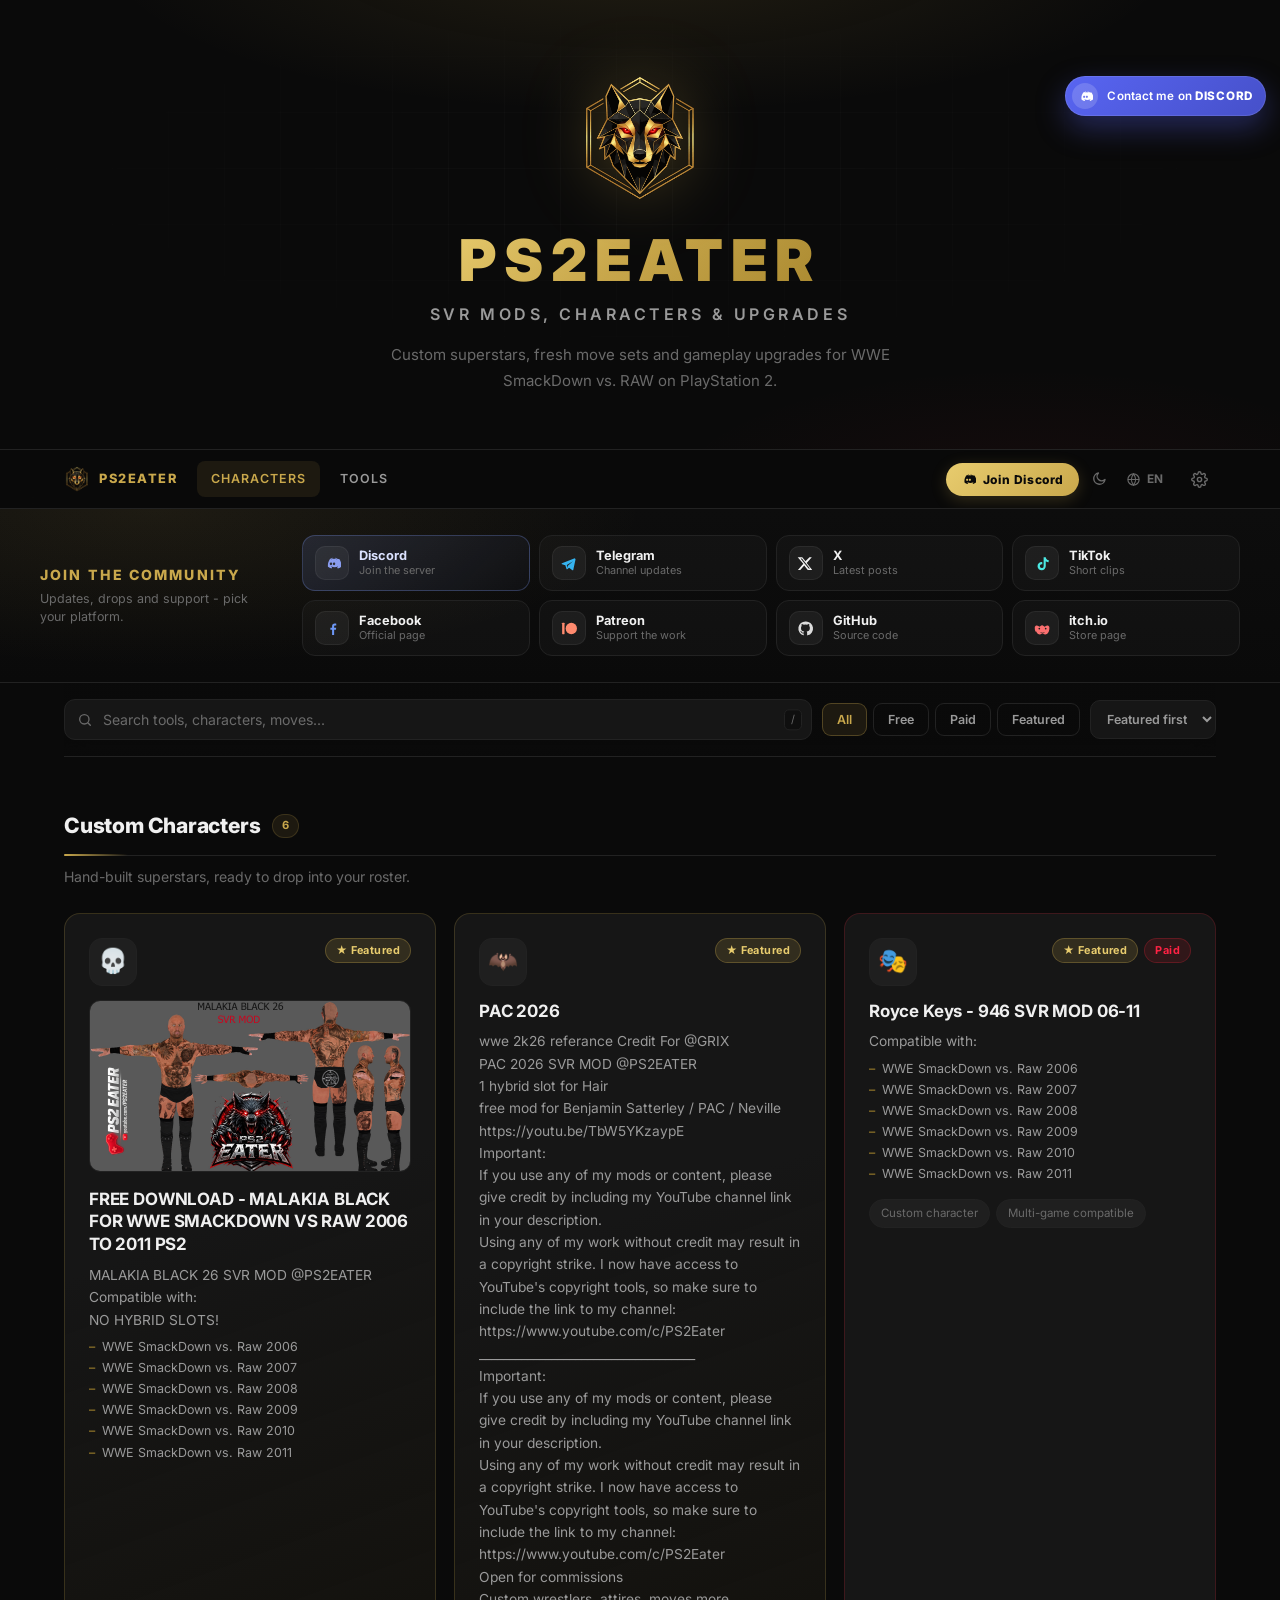
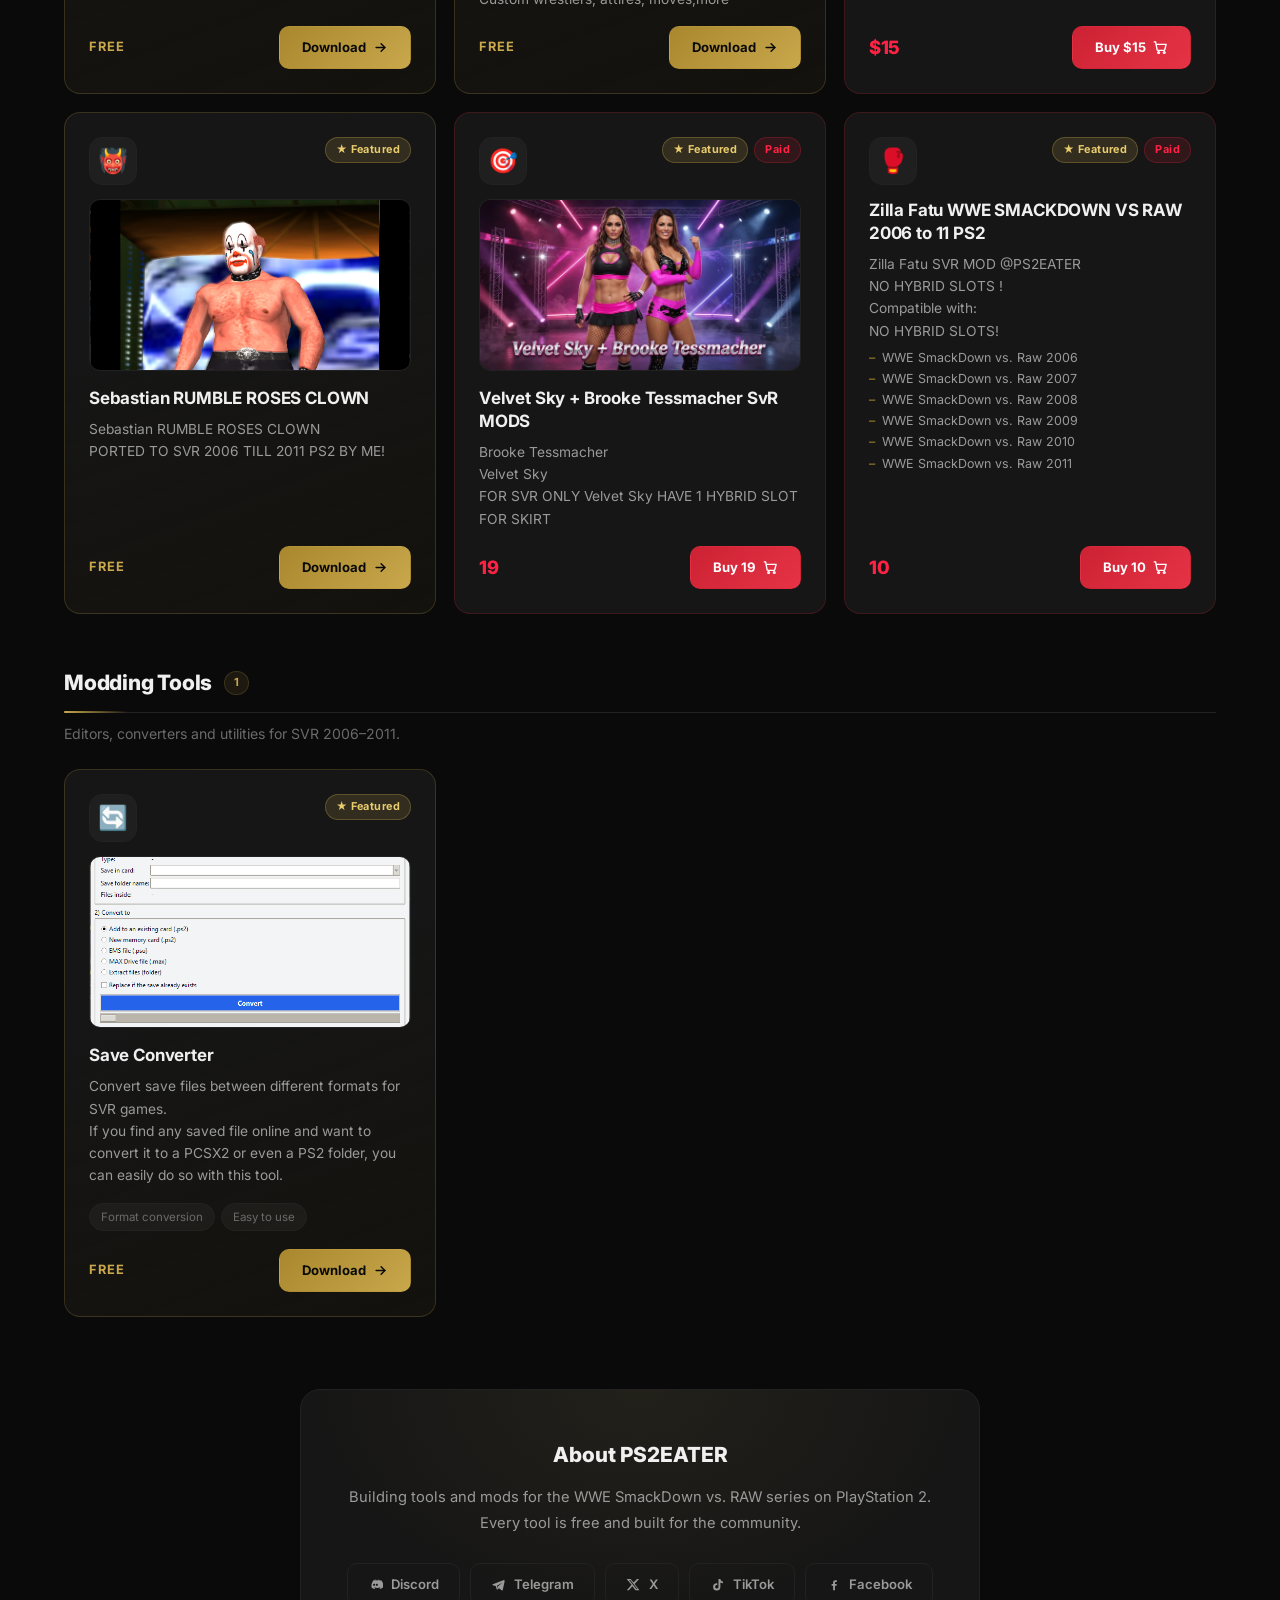
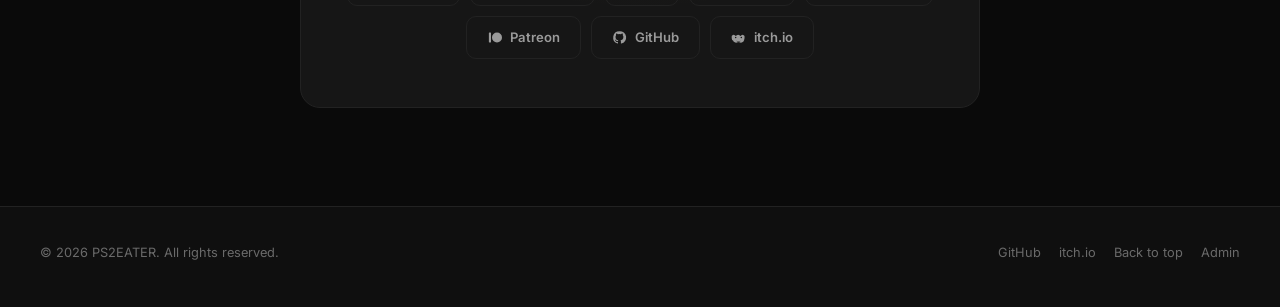
<file: index.html>
<!DOCTYPE html>
<html lang="en">
<head>
    <meta charset="UTF-8">
    <script>
        try {
            if (localStorage.getItem('ps2eater.theme') === 'light') {
                document.documentElement.setAttribute('data-theme', 'light');
            }
        } catch (e) { /* storage blocked */ }
    </script>
    <meta name="viewport" content="width=device-width, initial-scale=1.0">
    <title>PS2EATER - SVR Mods, Characters &amp; Upgrades</title>
    <meta name="description" content="Custom superstars, move packs, save editors and gameplay upgrades for WWE SmackDown vs. RAW on PlayStation 2. Built by the community.">
    <meta name="keywords" content="PS2EATER, SVR modding, WWE SmackDown vs Raw mods, SVR 2010 save editor, SVR Anim Editor X, PS2 texture swap, SVR move packs, custom characters PS2">
    <meta name="author" content="PS2EATER">
    <meta name="publisher" content="PS2EATER">
    <meta name="robots" content="index, follow, max-image-preview:large, max-snippet:-1">
    <meta name="theme-color" content="#0a0a0a">
    <meta name="apple-mobile-web-app-title" content="PS2EATER">
    <meta name="application-name" content="PS2EATER">
    <meta property="og:type" content="website">
    <meta property="og:site_name" content="PS2EATER">
    <meta property="og:title" content="PS2EATER - SVR Mods, Characters &amp; Upgrades">
    <meta property="og:description" content="Custom superstars, move packs, save editors and gameplay upgrades for WWE SmackDown vs. RAW on PlayStation 2.">
    <meta property="og:image" content="https://ps2eater.github.io/logo.png">
    <meta property="og:image:width" content="512">
    <meta property="og:image:height" content="512">
    <meta property="og:image:alt" content="PS2EATER logo">
    <meta property="og:url" id="og-url" content="https://ps2eater.github.io/">
    <meta property="og:locale" content="en_US">
    <meta name="twitter:card" content="summary_large_image">
    <meta name="twitter:title" content="PS2EATER - SVR Mods, Characters &amp; Upgrades">
    <meta name="twitter:description" content="Custom superstars, move packs, save editors and gameplay upgrades for WWE SmackDown vs. RAW on PlayStation 2.">
    <meta name="twitter:image" id="twitter-image" content="https://ps2eater.github.io/logo.png">
    <meta name="twitter:site" content="@amrheroher">
    <link rel="canonical" id="canonical-url" href="https://ps2eater.github.io/">
    <link rel="icon" href="logo.png" type="image/png">
    <link rel="apple-touch-icon" href="logo.png">
    <script type="application/ld+json" id="structured-data">{"@context":"https://schema.org","@graph":[{"@type":"WebSite","@id":"https://ps2eater.github.io/#website","url":"https://ps2eater.github.io/","name":"PS2EATER","description":"Custom superstars, move packs, save editors and gameplay upgrades for WWE SmackDown vs. RAW on PlayStation 2.","inLanguage":"en","publisher":{"@type":"Organization","name":"PS2EATER","url":"https://ps2eater.github.io/","logo":{"@type":"ImageObject","url":"https://ps2eater.github.io/logo.png"},"sameAs":["https://discord.gg/BvmDS3NWrB","https://www.patreon.com/PS2EATER","https://www.facebook.com/PS2EATER","https://t.me/ps2eater","https://www.tiktok.com/@ps2eater","https://x.com/amrheroher","https://github.com/ps2eater","https://amheroher.itch.io"]}}]}</script>
    <link rel="preconnect" href="https://fonts.googleapis.com">
    <link rel="preconnect" href="https://fonts.gstatic.com" crossorigin>
    <link rel="stylesheet" href="style.css">
    <!-- Analytics: GoatCounter (privacy-friendly, no cookies). -->
    <script data-goatcounter="https://ps2eater.goatcounter.com/count"
            async src="//gc.zgo.at/count.js"></script>
</head>
<body>
<a class="skip-link" href="#main">Skip to content</a>

<div class="banner" id="banner" hidden>
    <span id="banner-text"></span>
    <button class="banner-close" id="banner-close" type="button" aria-label="Dismiss announcement">&times;</button>
</div>

<header class="hero" id="top">
    <div class="hero-content">
        <img src="logo.png" alt="PS2EATER" class="hero-logo" width="132" height="132">
        <h1 id="hero-title">PS2EATER</h1>
        <p class="tagline" id="hero-tagline" dir="auto">SVR Mods, Characters &amp; Upgrades</p>
        <p class="subtitle" id="hero-subtitle" dir="auto">Custom superstars, fresh move sets and gameplay upgrades for WWE SmackDown vs. RAW on PlayStation 2.</p>
    </div>
</header>

<nav class="nav-bar" aria-label="Sections">
    <div class="nav-inner">
        <a href="#top" class="nav-brand">
            <img src="logo.png" alt="" width="26" height="26">
            <span>PS2EATER</span>
        </a>
        <div class="nav-links" id="nav-links"></div>
        <div class="nav-tools">
        <a class="nav-cta" id="nav-discord" href="#" target="_blank" rel="noopener me" hidden>
            <svg viewBox="0 0 24 24" fill="currentColor" aria-hidden="true"><path d="M19.6 5.6A16 16 0 0 0 15.6 4l-.3.6a12 12 0 0 1 3.4 1.7 11.4 11.4 0 0 0-9.4 0A12 12 0 0 1 12.7 4.6L12.4 4A16 16 0 0 0 8.4 5.6C5.9 9.3 5.2 13 5.6 16.6a16 16 0 0 0 4.9 2.5l1-1.6a10.4 10.4 0 0 1-1.6-.8l.4-.3a11.4 11.4 0 0 0 9.4 0l.4.3a10.4 10.4 0 0 1-1.6.8l1 1.6a16 16 0 0 0 4.9-2.5c.5-4.2-.5-7.9-2.8-11zM9.8 14.4c-1 0-1.7-.9-1.7-1.9s.8-1.9 1.7-1.9 1.8.9 1.7 1.9c0 1-.8 1.9-1.7 1.9zm4.4 0c-1 0-1.7-.9-1.7-1.9s.8-1.9 1.7-1.9 1.8.9 1.7 1.9c0 1-.8 1.9-1.7 1.9z"/></svg>
            <span data-i18n="joinDiscord">Join Discord</span>
        </a>
        <button class="nav-icon" id="theme-toggle" type="button" aria-label="Switch theme" title="Switch theme">
            <svg class="ico-moon" viewBox="0 0 24 24" fill="none" stroke="currentColor" stroke-width="2" stroke-linecap="round" stroke-linejoin="round"><path d="M21 12.8A8.5 8.5 0 1 1 11.2 3a6.6 6.6 0 0 0 9.8 9.8Z"/></svg>
            <svg class="ico-sun" viewBox="0 0 24 24" fill="none" stroke="currentColor" stroke-width="2" stroke-linecap="round" stroke-linejoin="round"><circle cx="12" cy="12" r="4"/><path d="M12 2v2M12 20v2M2 12h2M20 12h2M4.9 4.9l1.4 1.4M17.7 17.7l1.4 1.4M19.1 4.9l-1.4 1.4M6.3 17.7l-1.4 1.4"/></svg>
        </button>
        <label class="lang-wrap" title="Language">
            <svg viewBox="0 0 24 24" fill="none" stroke="currentColor" stroke-width="1.8" aria-hidden="true"><circle cx="12" cy="12" r="9"/><path d="M3 12h18M12 3a15 15 0 0 1 0 18 15 15 0 0 1 0-18Z"/></svg>
            <select id="lang-select" aria-label="Language">
                <option value="en">EN</option>
                <option value="ar">ع</option>
                <option value="es">ES</option>
                <option value="hi">हि</option>
            </select>
        </label>
        <a class="nav-admin" href="admin.html" title="Admin dashboard" aria-label="Admin dashboard">
            <svg viewBox="0 0 24 24" fill="none" stroke="currentColor" stroke-width="2" stroke-linecap="round" stroke-linejoin="round"><circle cx="12" cy="12" r="3"/><path d="M19.4 15a1.65 1.65 0 0 0 .33 1.82l.06.06a2 2 0 1 1-2.83 2.83l-.06-.06a1.65 1.65 0 0 0-1.82-.33 1.65 1.65 0 0 0-1 1.51V21a2 2 0 1 1-4 0v-.09A1.65 1.65 0 0 0 9 19.4a1.65 1.65 0 0 0-1.82.33l-.06.06a2 2 0 1 1-2.83-2.83l.06-.06a1.65 1.65 0 0 0 .33-1.82 1.65 1.65 0 0 0-1.51-1H3a2 2 0 1 1 0-4h.09A1.65 1.65 0 0 0 4.6 9a1.65 1.65 0 0 0-.33-1.82l-.06-.06a2 2 0 1 1 2.83-2.83l.06.06A1.65 1.65 0 0 0 9 4.6a1.65 1.65 0 0 0 1-1.51V3a2 2 0 1 1 4 0v.09a1.65 1.65 0 0 0 1 1.51 1.65 1.65 0 0 0 1.82-.33l.06-.06a2 2 0 1 1 2.83 2.83l-.06.06A1.65 1.65 0 0 0 19.4 9v0a1.65 1.65 0 0 0 1.51 1H21a2 2 0 1 1 0 4h-.09a1.65 1.65 0 0 0-1.51 1z"/></svg>
        </a>
        </div>
    </div>
</nav>

<section class="social-band" id="community" aria-labelledby="community-title">
    <div class="social-band-inner">
        <div class="social-band-head">
            <h2 id="community-title" data-i18n="communityTitle">Join the community</h2>
            <p data-i18n="communitySub">Updates, drops and support - pick your platform.</p>
        </div>
        <div class="social-tiles" id="social-tiles"></div>
    </div>
</section>

<main id="main" class="page">
    <div class="toolbar">
        <div class="search">
            <svg viewBox="0 0 24 24" fill="none" stroke="currentColor" stroke-width="2" stroke-linecap="round"><circle cx="11" cy="11" r="7"/><path d="m20 20-3.5-3.5"/></svg>
            <input id="search" type="search" placeholder="Search tools, characters, moves..." data-i18n-ph="searchPlaceholder" autocomplete="off" aria-label="Search">
            <kbd>/</kbd>
        </div>
        <div class="chips" id="chips" role="group" aria-label="Filter">
            <button class="chip active" data-mode="all" data-i18n="all" type="button">All</button>
            <button class="chip" data-mode="free" data-i18n="free" type="button">Free</button>
            <button class="chip" data-mode="paid" data-i18n="paid" type="button">Paid</button>
            <button class="chip" data-mode="featured" data-i18n="featured" type="button">Featured</button>
        </div>
        <select class="sort" id="sort" aria-label="Sort by">
            <option value="featured" data-i18n="sortFeatured">Featured first</option>
            <option value="newest" data-i18n="sortNewest">Newest</option>
            <option value="name" data-i18n="sortName">Name A-Z</option>
            <option value="free" data-i18n="sortFree">Free first</option>
        </select>
    </div>

    <div id="content">
        <section class="section">
            <div class="grid">
                <div class="skeleton"><div class="sk-box"></div><div class="sk-line title"></div><div class="sk-line"></div><div class="sk-line short"></div></div>
                <div class="skeleton"><div class="sk-box"></div><div class="sk-line title"></div><div class="sk-line"></div><div class="sk-line short"></div></div>
                <div class="skeleton"><div class="sk-box"></div><div class="sk-line title"></div><div class="sk-line"></div><div class="sk-line short"></div></div>
            </div>
        </section>
    </div>

    <div class="state" id="empty-state" hidden>
        <div class="state-icon">&#128269;</div>
        <h3>No results</h3>
        <p data-i18n="noResultsText">Nothing matches your search. Try a different keyword or clear the filters.</p>
        <button class="btn btn-primary" type="button" id="reset-filters" data-i18n="clearFilters">Clear filters</button>
    </div>

    <div class="state" id="error-state" hidden>
        <div class="state-icon">&#9888;&#65039;</div>
        <h3 data-i18n="errorTitle">Could not load the catalogue</h3>
        <p id="error-detail">data.json could not be fetched. If you opened this page directly from disk, run it from a local server or the live site.</p>
        <button class="btn btn-primary" type="button" id="retry" data-i18n="retry">Try again</button>
    </div>

    <section class="section about-section" id="about">
        <div class="about-box">
            <h2><span data-i18n="about">About</span> <span id="about-name">PS2EATER</span></h2>
            <p id="about-text" dir="auto">Building tools and mods for the WWE SmackDown vs. RAW series on PlayStation 2. Every tool is free and built for the community.</p>
            <div class="social-links" id="social-links"></div>
        </div>
    </section>
</main>

<footer>
    <div class="footer-inner">
        <p class="footer-copy" id="footer-copy">&copy; 2026 PS2EATER. All rights reserved.</p>
        <div class="footer-links">
            <a href="https://github.com/ps2eater" id="footer-github" rel="noopener">GitHub</a>
            <a href="https://amheroher.itch.io" id="footer-itch" rel="noopener">itch.io</a>
            <a href="#top" data-i18n="backToTop">Back to top</a>
            <a href="admin.html" data-i18n="admin">Admin</a>
        </div>
    </div>
</footer>

<a class="contact-fab" id="contact-fab" href="https://discord.gg/BvmDS3NWrB" target="_blank" rel="noopener me" hidden>
    <span class="contact-fab-icon" aria-hidden="true">
        <svg viewBox="0 0 24 24" fill="currentColor"><path d="M19.6 5.6A16 16 0 0 0 15.6 4l-.3.6a12 12 0 0 1 3.4 1.7 11.4 11.4 0 0 0-9.4 0A12 12 0 0 1 12.7 4.6L12.4 4A16 16 0 0 0 8.4 5.6C5.9 9.3 5.2 13 5.6 16.6a16 16 0 0 0 4.9 2.5l1-1.6a10.4 10.4 0 0 1-1.6-.8l.4-.3a11.4 11.4 0 0 0 9.4 0l.4.3a10.4 10.4 0 0 1-1.6.8l1 1.6a16 16 0 0 0 4.9-2.5c.5-4.2-.5-7.9-2.8-11zM9.8 14.4c-1 0-1.7-.9-1.7-1.9s.8-1.9 1.7-1.9 1.8.9 1.7 1.9c0 1-.8 1.9-1.7 1.9zm4.4 0c-1 0-1.7-.9-1.7-1.9s.8-1.9 1.7-1.9 1.8.9 1.7 1.9c0 1-.8 1.9-1.7 1.9z"/></svg>
    </span>
    <span class="contact-fab-text"><span data-i18n="contactMe">Contact me on</span> <b>DISCORD</b></span>
</a>

<script>
(function () {
    'use strict';

    var DATA = null;
    var VIEW = { q: '', mode: 'all', sort: 'featured' };
    var DEFAULT_CATS = [
        { id: 'tools', nav: 'Tools', title: 'Modding Tools' },
        { id: 'characters', nav: 'Characters', title: 'Custom Characters' },
        { id: 'movepacks', nav: 'Move Packs', title: 'Move Packs' }
    ];
    var $ = function (sel, root) { return (root || document).querySelector(sel); };
    var $$ = function (sel, root) { return Array.prototype.slice.call((root || document).querySelectorAll(sel)); };

    /* ---------- language ---------- */
    var LANG = 'en';
    var THEME = 'dark';
    var I18N = {
        en: {
            communityTitle: 'Join the community',
            communitySub: 'Updates, drops and support - pick your platform.',
            searchPlaceholder: 'Search tools, characters, moves...',
            all: 'All', free: 'Free', paid: 'Paid', featured: 'Featured',
            sortFeatured: 'Featured first', sortNewest: 'Newest', sortName: 'Name A-Z', sortFree: 'Free first',
            download: 'Download', buy: 'Buy', comingSoon: 'Coming soon',
            about: 'About', backToTop: 'Back to top', admin: 'Admin',
            joinDiscord: 'Join Discord', contactMe: 'Contact me on',
            noResults: 'No results',
            noResultsText: 'Nothing matches your search. Try a different keyword or clear the filters.',
            nothing: 'Nothing published yet',
            nothingText: 'The catalogue is empty right now. Check back soon.',
            clearFilters: 'Clear filters',
            errorTitle: 'Could not load the catalogue',
            retry: 'Try again',
            subs: {
                discord: 'Join the server', telegram: 'Channel updates', x: 'Latest posts', tiktok: 'Short clips',
                facebook: 'Official page', patreon: 'Support the work', github: 'Source code', itch: 'Store page'
            }
        },
        ar: {
            communityTitle: 'انضم للمجتمع',
            communitySub: 'تحديثات وإصدارات ودعم — اختر منصتك.',
            searchPlaceholder: 'ابحث في الأدوات والشخصيات والحركات...',
            all: 'الكل', free: 'مجاني', paid: 'مدفوع', featured: 'مميّز',
            sortFeatured: 'المميّز أولًا', sortNewest: 'الأحدث', sortName: 'الاسم أ-ي', sortFree: 'المجاني أولًا',
            download: 'تحميل', buy: 'شراء', comingSoon: 'قريبًا',
            about: 'عن', backToTop: 'للأعلى', admin: 'الإدارة',
            joinDiscord: 'انضم لديسكورد', contactMe: 'تواصل معي على',
            noResults: 'لا توجد نتائج',
            noResultsText: 'لا شيء يطابق بحثك. جرّب كلمة أخرى أو امسح الفلاتر.',
            nothing: 'لا يوجد محتوى منشور بعد',
            nothingText: 'الكتالوج فاضي حاليًا. ارجع قريبًا.',
            clearFilters: 'مسح الفلاتر',
            errorTitle: 'تعذّر تحميل الكتالوج',
            retry: 'إعادة المحاولة',
            subs: {
                discord: 'انضم للسيرفر', telegram: 'تحديثات القناة', x: 'أحدث المنشورات', tiktok: 'مقاطع قصيرة',
                facebook: 'الصفحة الرسمية', patreon: 'ادعم العمل', github: 'الكود المصدري', itch: 'صفحة المتجر'
            }
        },
        es: {
            communityTitle: 'Únete a la comunidad',
            communitySub: 'Novedades, lanzamientos y soporte: elige tu plataforma.',
            searchPlaceholder: 'Buscar herramientas, personajes, movimientos...',
            all: 'Todo', free: 'Gratis', paid: 'De pago', featured: 'Destacado',
            sortFeatured: 'Destacados primero', sortNewest: 'Más recientes', sortName: 'Nombre A-Z', sortFree: 'Gratis primero',
            download: 'Descargar', buy: 'Comprar', comingSoon: 'Próximamente',
            about: 'Acerca de', backToTop: 'Volver arriba', admin: 'Admin',
            joinDiscord: 'Unirse a Discord', contactMe: 'Contáctame en',
            noResults: 'Sin resultados',
            noResultsText: 'Nada coincide con tu búsqueda. Prueba otra palabra o borra los filtros.',
            nothing: 'Nada publicado todavía',
            nothingText: 'El catálogo está vacío por ahora. Vuelve pronto.',
            clearFilters: 'Borrar filtros',
            errorTitle: 'No se pudo cargar el catálogo',
            retry: 'Reintentar',
            subs: {
                discord: 'Únete al servidor', telegram: 'Novedades del canal', x: 'Últimas publicaciones', tiktok: 'Clips cortos',
                facebook: 'Página oficial', patreon: 'Apoya el trabajo', github: 'Código fuente', itch: 'Tienda'
            }
        },
        hi: {
            communityTitle: 'समुदाय से जुड़ें',
            communitySub: 'अपडेट, रिलीज़ और सहायता — अपना प्लेटफ़ॉर्म चुनें।',
            searchPlaceholder: 'टूल, कैरेक्टर और मूव खोजें...',
            all: 'सभी', free: 'मुफ़्त', paid: 'पेड', featured: 'विशेष',
            sortFeatured: 'विशेष पहले', sortNewest: 'नवीनतम', sortName: 'नाम A-Z', sortFree: 'मुफ़्त पहले',
            download: 'डाउनलोड', buy: 'खरीदें', comingSoon: 'जल्द आ रहा है',
            about: 'के बारे में', backToTop: 'ऊपर जाएँ', admin: 'एडमिन',
            joinDiscord: 'डिस्कॉर्ड से जुड़ें', contactMe: 'मुझसे संपर्क करें',
            noResults: 'कोई परिणाम नहीं',
            noResultsText: 'आपकी खोज से कुछ मेल नहीं खाता। दूसरा शब्द आज़माएँ या फ़िल्टर हटाएँ।',
            nothing: 'अभी कुछ प्रकाशित नहीं',
            nothingText: 'कैटलॉग अभी खाली है। जल्द वापस आएँ।',
            clearFilters: 'फ़िल्टर हटाएँ',
            errorTitle: 'कैटलॉग लोड नहीं हो सका',
            retry: 'फिर कोशिश करें',
            subs: {
                discord: 'सर्वर से जुड़ें', telegram: 'चैनल अपडेट', x: 'नई पोस्ट', tiktok: 'छोटे क्लिप',
                facebook: 'आधिकारिक पेज', patreon: 'काम का समर्थन करें', github: 'सोर्स कोड', itch: 'स्टोर पेज'
            }
        }
    };

    function t(key) {
        var pack = I18N[LANG] || I18N.en;
        return pack[key] !== undefined ? pack[key] : (I18N.en[key] !== undefined ? I18N.en[key] : key);
    }
    function tsub(key) {
        var pack = I18N[LANG] || I18N.en;
        return (pack.subs && pack.subs[key]) || (I18N.en.subs && I18N.en.subs[key]) || '';
    }
    function applyI18n() {
        $$('[data-i18n]').forEach(function (el) { el.textContent = t(el.getAttribute('data-i18n')); });
        $$('[data-i18n-ph]').forEach(function (el) { el.placeholder = t(el.getAttribute('data-i18n-ph')); });
    }
    function applyTheme(theme) {
        THEME = theme === 'light' ? 'light' : 'dark';
        if (THEME === 'light') document.documentElement.setAttribute('data-theme', 'light');
        else document.documentElement.removeAttribute('data-theme');
        try { localStorage.setItem('ps2eater.theme', THEME); } catch (e) { /* ignore */ }
    }
    function applyLang(lang) {
        LANG = I18N[lang] ? lang : 'en';
        document.documentElement.setAttribute('lang', LANG);
        document.documentElement.setAttribute('dir', LANG === 'ar' ? 'rtl' : 'ltr');
        try { localStorage.setItem('ps2eater.lang', LANG); } catch (e) { /* ignore */ }
        var sel = $('#lang-select');
        if (sel) sel.value = LANG;
        if (DATA) render();
        else applyI18n();
    }
    function openDiscordPopup(e) {
        var fab = $('#contact-fab');
        var url = fab ? fab.href : '';
        if (!url) return;
        if (e && (e.metaKey || e.ctrlKey || e.shiftKey || e.altKey)) return;
        var w = 460, h = 700;
        var left = Math.max(0, Math.round((screen.width - w) / 2));
        var top = Math.max(0, Math.round((screen.height - h) / 2));
        var win = window.open(url, 'ps2eater_discord',
            'popup=yes,width=' + w + ',height=' + h + ',left=' + left + ',top=' + top + ',resizable=yes,scrollbars=yes');
        if (win) {
            if (e) e.preventDefault();
            win.focus();
        }
    }

    function esc(value) {
        return String(value === undefined || value === null ? '' : value).replace(/[&<>"']/g, function (c) {
            return { '&': '&amp;', '<': '&lt;', '>': '&gt;', '"': '&quot;', "'": '&#39;' }[c];
        });
    }
    function isPaid(item) {
        var p = String(item.price === undefined || item.price === null ? '' : item.price).trim().toLowerCase();
        return p !== '' && p !== 'free' && p !== '$0' && p !== '0';
    }
    function categories() {
        var list = Array.isArray(DATA && DATA.categories) && DATA.categories.length ? DATA.categories.slice() : DEFAULT_CATS.slice();
        return list.sort(function (a, b) { return (a.order || 0) - (b.order || 0); });
    }
    function itemsOf(cat) {
        var items = (DATA && Array.isArray(DATA[cat.id])) ? DATA[cat.id] : [];
        return items.filter(function (i) { return i && !i.hidden; });
    }

    function descriptionHTML(text) {
        if (!text) return '';
        var lines = String(text).split(/\r?\n/).map(function (l) { return l.trim(); }).filter(Boolean);
        var bullets = [];
        var prose = [];
        lines.forEach(function (line) {
            if (/^[-*\u2022]\s+/.test(line)) bullets.push(line.replace(/^[-*\u2022]\s+/, ''));
            else prose.push(line);
        });
        var html = prose.map(function (l) { return '<span>' + esc(l) + '</span>'; }).join('<br>');
        if (bullets.length) {
            html += '<ul>' + bullets.map(function (b) { return '<li>' + esc(b) + '</li>'; }).join('') + '</ul>';
        }
        return '<div class="card-desc">' + html + '</div>';
    }

    var ARROW = '<svg viewBox="0 0 24 24" fill="none" stroke="currentColor" stroke-width="2.4" stroke-linecap="round" stroke-linejoin="round"><path d="M5 12h14"/><path d="m13 6 6 6-6 6"/></svg>';
    var CART = '<svg viewBox="0 0 24 24" fill="none" stroke="currentColor" stroke-width="2.2" stroke-linecap="round" stroke-linejoin="round"><circle cx="9" cy="20" r="1.4"/><circle cx="18" cy="20" r="1.4"/><path d="M2 3h2.2l2.3 12.2a1.6 1.6 0 0 0 1.6 1.3h9.2a1.6 1.6 0 0 0 1.6-1.3L21 7H5.2"/></svg>';

    function cardHTML(item, cat) {
        var paid = isPaid(item);
        var soon = String(item.status || '') === 'soon';
        var classes = ['card'];
        if (paid) classes.push('card-paid');
        else if (item.featured) classes.push('card-featured');
        if (soon) classes.push('card-soon');

        var badges = '';
        if (item.version) badges += '<span class="card-badge">' + esc(item.version) + '</span>';
        if (item.featured) badges += '<span class="card-badge badge-star">&#9733; ' + esc(t('featured')) + '</span>';
        if (paid) badges += '<span class="card-badge badge-hot">' + esc(t('paid')) + '</span>';
        if (soon) badges += '<span class="card-badge badge-soon">' + esc(t('comingSoon')) + '</span>';

        var link = String(item.link || '').trim();
        var cta = soon
            ? '<span class="btn btn-soon">' + esc(t('comingSoon')) + '</span>'
            : link
                ? '<a class="btn ' + (paid ? 'btn-buy' : 'btn-primary') + '" href="' + esc(link) + '" target="_blank" rel="noopener noreferrer">' +
                  (paid ? esc(t('buy')) + ' ' + esc(item.price) + CART : esc(t('download')) + ARROW) + '</a>'
                : '<span class="btn btn-ghost" title="Link not published yet">' + esc(t('comingSoon')) + '</span>';

        var media = item.image
            ? '<img class="card-image" src="' + esc(item.image) + '" alt="' + esc(item.name) + '" loading="lazy" decoding="async" referrerpolicy="no-referrer" onerror="this.remove()">'
            : '';

        var features = Array.isArray(item.features) && item.features.length
            ? '<ul class="features">' + item.features.map(function (f) { return '<li>' + esc(f) + '</li>'; }).join('') + '</ul>'
            : '';

        var priceLine = paid
            ? '<div class="price-tag">' + esc(item.price) + '</div>'
            : '<div class="price-free">' + esc(t('free')) + '</div>';

        return '<article class="' + classes.join(' ') + '">' +
            '<div class="card-head">' +
                '<div class="card-icon" aria-hidden="true">' + esc(item.icon || '\uD83C\uDFAE') + '</div>' +
                '<div class="card-badges">' + badges + '</div>' +
            '</div>' +
            media +
            '<h3>' + esc(item.name || 'Untitled') + '</h3>' +
            descriptionHTML(item.description) +
            features +
            '<div class="card-foot">' + priceLine + cta + '</div>' +
        '</article>';
    }

    function matches(item, cat) {
        if (VIEW.mode === 'free' && isPaid(item)) return false;
        if (VIEW.mode === 'paid' && !isPaid(item)) return false;
        if (VIEW.mode === 'featured' && !item.featured) return false;
        if (VIEW.q) {
            var hay = []
                .concat([item.name, item.description, item.version, cat.title, cat.nav])
                .concat(item.features || [])
                .concat(item.tags || [])
                .join(' ')
                .toLowerCase();
            if (hay.indexOf(VIEW.q) === -1) return false;
        }
        return true;
    }

    function sortItems(list) {
        var copy = list.slice();
        copy.sort(function (a, b) {
            if (VIEW.sort === 'featured') {
                return (b.featured ? 1 : 0) - (a.featured ? 1 : 0) || String(a.name || '').localeCompare(String(b.name || ''));
            }
            if (VIEW.sort === 'name') return String(a.name || '').localeCompare(String(b.name || ''));
            if (VIEW.sort === 'newest') return String(b.updated || '').localeCompare(String(a.updated || ''));
            if (VIEW.sort === 'free') return (isPaid(a) ? 1 : 0) - (isPaid(b) ? 1 : 0);
            return 0;
        });
        return copy;
    }

    function renderNav() {
        var nav = $('#nav-links');
        nav.innerHTML = categories().filter(function (cat) {
            return itemsOf(cat).length > 0;
        }).map(function (cat) {
            return '<a class="nav-link" href="#' + esc(cat.id) + '">' + esc(cat.nav || cat.title || cat.id) + '</a>';
        }).join('');
    }

    function renderContent() {
        var host = $('#content');
        var cats = categories();
        var totalVisible = 0;
        var html = '';

        cats.forEach(function (cat) {
            var all = itemsOf(cat);
            if (!all.length) return;
            var list = sortItems(all.filter(function (i) { return matches(i, cat); }));
            totalVisible += list.length;
            if (!list.length) return;

            html += '<section class="section" id="' + esc(cat.id) + '">' +
                '<div class="section-head">' +
                    '<h2 class="section-title" dir="auto">' + esc(cat.title || cat.nav) +
                        '<span class="section-count">' + list.length + (list.length === all.length ? '' : ' / ' + all.length) + '</span>' +
                    '</h2>' +
                    (cat.blurb ? '<p class="section-blurb" dir="auto">' + esc(cat.blurb) + '</p>' : '') +
                '</div>' +
                '<div class="grid">' + list.map(function (item) { return cardHTML(item, cat); }).join('') + '</div>' +
            '</section>';
        });

        var anyItems = cats.some(function (c) { return itemsOf(c).length > 0; });
        if (!totalVisible) {
            host.innerHTML = '';
            $('#empty-state').hidden = false;
            $('#empty-state').querySelector('h3').textContent = anyItems ? t('noResults') : t('nothing');
            $('#empty-state').querySelector('p').textContent = anyItems
                ? t('noResultsText')
                : t('nothingText');
            $('#empty-state').querySelector('.state-icon').innerHTML = anyItems ? '&#128269;' : '&#128230;';
            return;
        }
        $('#empty-state').hidden = true;
        host.innerHTML = html;
    }

    function renderSiteChrome() {
        var site = DATA.site || {};
        var title = site.title || 'PS2EATER';
        document.title = title + (site.tagline ? ' - ' + site.tagline : '');
        if (site.subtitle) {
            var meta = document.querySelector('meta[name="description"]');
            if (meta) meta.setAttribute('content', site.subtitle);
        }
        $('#hero-title').textContent = title;
        if (site.tagline) $('#hero-tagline').textContent = site.tagline;
        if (site.subtitle) {
            var sub = $('#hero-subtitle');
            sub.textContent = site.subtitle;
            sub.hidden = false;
        }
        $('#about-name').textContent = title;
        if (site.about) $('#about-text').textContent = site.about;
        if (site.footer) $('#footer-copy').textContent = site.footer;

        var social = site.social || {};
        var icons = {
            discord: '<svg viewBox="0 0 24 24" fill="currentColor"><path d="M19.6 5.6A16 16 0 0 0 15.6 4l-.3.6a12 12 0 0 1 3.4 1.7 11.4 11.4 0 0 0-9.4 0A12 12 0 0 1 12.7 4.6L12.4 4A16 16 0 0 0 8.4 5.6C5.9 9.3 5.2 13 5.6 16.6a16 16 0 0 0 4.9 2.5l1-1.6a10.4 10.4 0 0 1-1.6-.8l.4-.3a11.4 11.4 0 0 0 9.4 0l.4.3a10.4 10.4 0 0 1-1.6.8l1 1.6a16 16 0 0 0 4.9-2.5c.5-4.2-.5-7.9-2.8-11zM9.8 14.4c-1 0-1.7-.9-1.7-1.9s.8-1.9 1.7-1.9 1.8.9 1.7 1.9c0 1-.8 1.9-1.7 1.9zm4.4 0c-1 0-1.7-.9-1.7-1.9s.8-1.9 1.7-1.9 1.8.9 1.7 1.9c0 1-.8 1.9-1.7 1.9z"/></svg>',
            github: '<svg viewBox="0 0 24 24" fill="currentColor"><path d="M12 2a10 10 0 0 0-3.2 19.5c.5.1.7-.2.7-.5v-1.9c-2.8.6-3.4-1.3-3.4-1.3-.4-1.2-1.1-1.5-1.1-1.5-.9-.6.1-.6.1-.6 1 .1 1.5 1 1.5 1 .9 1.6 2.4 1.1 3 .9.1-.7.4-1.1.6-1.4-2.2-.2-4.6-1.1-4.6-5 0-1.1.4-2 1-2.7-.1-.2-.4-1.3.1-2.7 0 0 .8-.3 2.7 1a9.4 9.4 0 0 1 5 0c1.9-1.3 2.7-1 2.7-1 .5 1.4.2 2.5.1 2.7.6.7 1 1.6 1 2.7 0 3.9-2.4 4.8-4.6 5 .4.3.7 1 .7 2v3c0 .3.2.6.7.5A10 10 0 0 0 12 2z"/></svg>',
            itch: '<svg viewBox="0 0 24 24" fill="currentColor"><path d="M3.1 16.2c.6 1.4 1.3 2.4 2.2 3.1 1 .8 2 1 3 1 .8 0 1.5-.2 2.2-.6.6-.4 1-.7 1.5-.7s.9.3 1.5.7c.7.4 1.4.6 2.2.6 1 0 2-.2 3-1 .9-.7 1.6-1.7 2.2-3.1.7-1.8 1-3.8.8-5.8-.1-1.3-1-2.4-2.3-2.6-1-.2-2 .1-2.8.7l-.9.7a8.6 8.6 0 0 1-.6.4l-1.6-1.3a3.4 3.4 0 0 0-2.1-.8c-.8 0-1.5.3-2.1.8l-1.6 1.3-.6-.4-.9-.7c-.8-.6-1.8-.9-2.8-.7-1.3.2-2.2 1.3-2.3 2.6-.2 2 .1 4 .8 5.8zm4.4-2.9a1.2 1.2 0 1 1 0-2.4 1.2 1.2 0 0 1 0 2.4zm9 0a1.2 1.2 0 1 1 0-2.4 1.2 1.2 0 0 1 0 2.4zM8.5 17.2c1.6.9 5.4.9 7 0 0 0-1.4 1.6-3.5 1.6s-3.5-1.6-3.5-1.6z"/></svg>'
        };
        var labels = { discord: 'Discord', github: 'GitHub', itch: 'itch.io' };
        var links = ['discord', 'github', 'itch'].filter(function (k) { return social[k] && String(social[k]).trim(); });
        $('#social-links').innerHTML = links.map(function (k) {
            return '<a class="social-btn" href="' + esc(social[k]) + '" target="_blank" rel="noopener noreferrer">' +
                (icons[k] || '') + labels[k] + '</a>';
        }).join('');
        if (social.github) $('#footer-github').href = social.github;
        else $('#footer-github').hidden = true;
        if (social.itch) $('#footer-itch').href = social.itch;
        else $('#footer-itch').hidden = true;

        var banner = $('#banner');
        if (site.announcementEnabled && site.announcement && !sessionStorage.getItem('ps2eater.banner.dismissed')) {
            $('#banner-text').textContent = site.announcement;
            banner.hidden = false;
        }

        renderCommunity(site.social || {});
        renderSeo(site);
    }

    var SOCIAL = [
        { key: 'discord', label: 'Discord', sub: 'Join the server', icon: '<svg viewBox="0 0 24 24" fill="currentColor"><path d="M19.6 5.6A16 16 0 0 0 15.6 4l-.3.6a12 12 0 0 1 3.4 1.7 11.4 11.4 0 0 0-9.4 0A12 12 0 0 1 12.7 4.6L12.4 4A16 16 0 0 0 8.4 5.6C5.9 9.3 5.2 13 5.6 16.6a16 16 0 0 0 4.9 2.5l1-1.6a10.4 10.4 0 0 1-1.6-.8l.4-.3a11.4 11.4 0 0 0 9.4 0l.4.3a10.4 10.4 0 0 1-1.6.8l1 1.6a16 16 0 0 0 4.9-2.5c.5-4.2-.5-7.9-2.8-11zM9.8 14.4c-1 0-1.7-.9-1.7-1.9s.8-1.9 1.7-1.9 1.8.9 1.7 1.9c0 1-.8 1.9-1.7 1.9zm4.4 0c-1 0-1.7-.9-1.7-1.9s.8-1.9 1.7-1.9 1.8.9 1.7 1.9c0 1-.8 1.9-1.7 1.9z"/></svg>' },
        { key: 'telegram', label: 'Telegram', sub: 'Channel updates', icon: '<svg viewBox="0 0 24 24" fill="currentColor"><path d="M21.7 4.3 2.9 11.6c-.9.3-.9 1.1 0 1.4l4.6 1.4 1.7 5.2c.2.7.6.8 1.1.4l2.5-1.9 4.7 3.4c.6.4 1.1.2 1.3-.6l3.1-14.4c.2-1-.4-1.4-1.2-1.2zM9.6 14.1l8.7-5.4-7.2 6.5-.3 3.1-1.2-4.2z"/></svg>' },
        { key: 'x', label: 'X', sub: 'Latest posts', icon: '<svg viewBox="0 0 24 24" fill="currentColor"><path d="M17.6 3h3.3l-7.2 8.2L21.5 21h-6.3l-5-6.1L4.6 21H1.3l7.6-8.7L1 3h6.4l4.6 5.7L17.6 3Zm-1.1 16h1.8L6.9 4.9H5L16.5 19Z"/></svg>' },
        { key: 'tiktok', label: 'TikTok', sub: 'Short clips', icon: '<svg viewBox="0 0 24 24" fill="currentColor"><path d="M16.6 3c.4 2.4 1.8 3.9 4.1 4.1v3c-1.5 0-2.9-.5-4.1-1.3v6.8A5.8 5.8 0 1 1 10.8 10c.3 0 .6 0 .9.1v3.1a2.7 2.7 0 1 0 1.9 2.6V3h3Z"/></svg>' },
        { key: 'facebook', label: 'Facebook', sub: 'Official page', icon: '<svg viewBox="0 0 24 24" fill="currentColor"><path d="M14.3 21v-7.1h2.5l.4-2.9h-2.9V9.2c0-.8.3-1.4 1.5-1.4h1.5V5.2c-.3 0-1.2-.1-2.2-.1-2.2 0-3.7 1.3-3.7 3.8V11H9v2.9h2.4V21h2.9Z"/></svg>' },
        { key: 'patreon', label: 'Patreon', sub: 'Support the work', icon: '<svg viewBox="0 0 24 24" fill="currentColor"><circle cx="16" cy="12" r="8"/><rect x="3" y="4" width="3.4" height="16" rx="0.7"/></svg>' },
        { key: 'github', label: 'GitHub', sub: 'Source code', icon: '<svg viewBox="0 0 24 24" fill="currentColor"><path d="M12 2a10 10 0 0 0-3.2 19.5c.5.1.7-.2.7-.5v-1.9c-2.8.6-3.4-1.3-3.4-1.3-.4-1.2-1.1-1.5-1.1-1.5-.9-.6.1-.6.1-.6 1 .1 1.5 1 1.5 1 .9 1.6 2.4 1.1 3 .9.1-.7.4-1.1.6-1.4-2.2-.2-4.6-1.1-4.6-5 0-1.1.4-2 1-2.7-.1-.2-.4-1.3.1-2.7 0 0 .8-.3 2.7 1a9.4 9.4 0 0 1 5 0c1.9-1.3 2.7-1 2.7-1 .5 1.4.2 2.5.1 2.7.6.7 1 1.6 1 2.7 0 3.9-2.4 4.8-4.6 5 .4.3.7 1 .7 2v3c0 .3.2.6.7.5A10 10 0 0 0 12 2z"/></svg>' },
        { key: 'itch', label: 'itch.io', sub: 'Store page', icon: '<svg viewBox="0 0 24 24" fill="currentColor"><path d="M3.1 16.2c.6 1.4 1.3 2.4 2.2 3.1 1 .8 2 1 3 1 .8 0 1.5-.2 2.2-.6.6-.4 1-.7 1.5-.7s.9.3 1.5.7c.7.4 1.4.6 2.2.6 1 0 2-.2 3-1 .9-.7 1.6-1.7 2.2-3.1.7-1.8 1-3.8.8-5.8-.1-1.3-1-2.4-2.3-2.6-1-.2-2 .1-2.8.7l-.9.7a8.6 8.6 0 0 1-.6.4l-1.6-1.3a3.4 3.4 0 0 0-2.1-.8c-.8 0-1.5.3-2.1.8l-1.6 1.3-.6-.4-.9-.7c-.8-.6-1.8-.9-2.8-.7-1.3.2-2.2 1.3-2.3 2.6-.2 2 .1 4 .8 5.8zm4.4-2.9a1.2 1.2 0 1 1 0-2.4 1.2 1.2 0 0 1 0 2.4zm9 0a1.2 1.2 0 1 1 0-2.4 1.2 1.2 0 0 1 0 2.4zM8.5 17.2c1.6.9 5.4.9 7 0 0 0-1.4 1.6-3.5 1.6s-3.5-1.6-3.5-1.6z"/></svg>' }
    ];

    function socialLinks(social) {
        return SOCIAL.filter(function (s) { return social[s.key] && String(social[s.key]).trim(); });
    }

    function renderCommunity(social) {
        var available = socialLinks(social || {});

        var tiles = $('#social-tiles');
        if (tiles) {
            tiles.innerHTML = available.map(function (s) {
                return '<a class="social-tile" data-brand="' + s.key + '" href="' + esc(social[s.key]) + '" target="_blank" rel="noopener me">' +
                    '<span class="social-tile-icon">' + s.icon + '</span>' +
                    '<span class="social-tile-text"><b>' + esc(s.label) + '</b><small>' + esc(tsub(s.key)) + '</small></span>' +
                    '<svg class="social-tile-arrow" viewBox="0 0 24 24" fill="none" stroke="currentColor" stroke-width="2.2" stroke-linecap="round" stroke-linejoin="round"><path d="M7 17 17 7"/><path d="M8 7h9v9"/></svg>' +
                '</a>';
            }).join('');
            var band = document.getElementById('community');
            if (band) band.hidden = !available.length;
        }

        var about = $('#social-links');
        if (about) {
            about.innerHTML = available.map(function (s) {
                return '<a class="social-btn" data-brand="' + s.key + '" href="' + esc(social[s.key]) + '" target="_blank" rel="noopener me">' +
                    s.icon + '<span>' + esc(s.label) + '</span></a>';
            }).join('');
        }

        var cta = $('#nav-discord');
        if (cta) {
            if (social.discord) { cta.href = social.discord; cta.hidden = false; }
            else { cta.hidden = true; }
        }
        var fab = $('#contact-fab');
        if (fab) {
            var dmId = String(social.discordDm || '').replace(/[^0-9]/g, '');
            var invite = String(social.discord || '').trim();
            if (dmId) { fab.href = 'https://discord.com/users/' + dmId; fab.hidden = false; }
            else if (invite) { fab.href = invite; fab.hidden = false; }
            else { fab.hidden = true; }
        }
        if (social.github) { $('#footer-github').href = social.github; $('#footer-github').hidden = false; }
        if (social.itch) { $('#footer-itch').href = social.itch; $('#footer-itch').hidden = false; }
    }

    function renderSeo(site) {
        var origin = (location.protocol === 'http:' || location.protocol === 'https:') ? location.origin : 'https://ps2eater.github.io';
        var pageUrl = origin + (location.pathname === '/' ? '/' : location.pathname);
        var image = origin + '/logo.png';
        var title = site.title || 'PS2EATER';
        var description = site.subtitle || site.about || '';

        var canonical = document.getElementById('canonical-url');
        if (canonical) canonical.href = pageUrl;
        var ogUrl = document.getElementById('og-url');
        if (ogUrl) ogUrl.setAttribute('content', pageUrl);
        var ogImage = document.querySelector('meta[property="og:image"]');
        if (ogImage) ogImage.setAttribute('content', image);
        var twImage = document.getElementById('twitter-image');
        if (twImage) twImage.setAttribute('content', image);
        var ogTitle = document.querySelector('meta[property="og:title"]');
        if (ogTitle) ogTitle.setAttribute('content', title + (site.tagline ? ' - ' + site.tagline : ''));
        var twTitle = document.querySelector('meta[name="twitter:title"]');
        if (twTitle) twTitle.setAttribute('content', title + (site.tagline ? ' - ' + site.tagline : ''));
        if (description) {
            var ogDesc = document.querySelector('meta[property="og:description"]');
            if (ogDesc) ogDesc.setAttribute('content', description);
            var twDesc = document.querySelector('meta[name="twitter:description"]');
            if (twDesc) twDesc.setAttribute('content', description);
        }

        var ld = document.getElementById('structured-data');
        if (ld) ld.textContent = JSON.stringify(buildSchema(site, origin, pageUrl));
    }

    function buildSchema(site, origin, pageUrl) {
        var social = site.social || {};
        var sameAs = socialLinks(social).map(function (s) { return social[s.key]; });
        var list = [];
        categories().forEach(function (cat) {
            itemsOf(cat).forEach(function (item) {
                list.push({
                    '@type': 'ListItem',
                    position: list.length + 1,
                    name: item.name,
                    url: String(item.link || '').trim() || (pageUrl + '#' + cat.id)
                });
            });
        });

        var graph = [{
            '@type': 'WebSite',
            '@id': pageUrl + '#website',
            url: pageUrl,
            name: site.title || 'PS2EATER',
            description: site.subtitle || '',
            inLanguage: 'en',
            publisher: {
                '@type': 'Organization',
                name: site.title || 'PS2EATER',
                url: pageUrl,
                logo: { '@type': 'ImageObject', url: origin + '/logo.png' },
                sameAs: sameAs
            }
        }];
        if (list.length) {
            graph.push({ '@type': 'ItemList', name: 'Catalogue', numberOfItems: list.length, itemListElement: list.slice(0, 50) });
        }
        return { '@context': 'https://schema.org', '@graph': graph };
    }

    function render() {
        applyI18n();
        renderSiteChrome();
        renderNav();
        renderContent();
        spy();
    }

    /* ---------- nav highlighting ---------- */
    var activeLink = null;
    function spy() {
        var sections = Array.prototype.slice.call(document.querySelectorAll('#content .section'));
        if (!sections.length) return;
        var fromTop = window.scrollY + 160;
        var current = null;
        sections.forEach(function (s) { if (s.offsetTop <= fromTop) current = s.id; });
        if (!current) current = sections[0].id;
        document.querySelectorAll('.nav-link').forEach(function (link) {
            var on = link.getAttribute('href') === '#' + current;
            if (on && link !== activeLink) {
                link.classList.add('active');
                activeLink = link;
            } else if (!on) {
                link.classList.remove('active');
            }
        });
    }

    /* ---------- events ---------- */
    var searchEl = $('#search');
    var debounce;
    searchEl.addEventListener('input', function () {
        clearTimeout(debounce);
        var value = searchEl.value;
        debounce = setTimeout(function () {
            VIEW.q = value.trim().toLowerCase();
            renderContent();
            spy();
        }, 120);
    });

    $('#chips').addEventListener('click', function (e) {
        var btn = e.target.closest('.chip');
        if (!btn) return;
        document.querySelectorAll('.chip').forEach(function (c) { c.classList.remove('active'); });
        btn.classList.add('active');
        VIEW.mode = btn.dataset.mode;
        renderContent();
        spy();
    });

    $('#sort').addEventListener('change', function (e) {
        VIEW.sort = e.target.value;
        renderContent();
        spy();
    });

    $('#reset-filters').addEventListener('click', function () {
        searchEl.value = '';
        VIEW.q = '';
        VIEW.mode = 'all';
        document.querySelectorAll('.chip').forEach(function (c) { c.classList.toggle('active', c.dataset.mode === 'all'); });
        renderContent();
    });

    $('#retry').addEventListener('click', function () { load(true); });

    $('#banner-close').addEventListener('click', function () {
        $('#banner').hidden = true;
        sessionStorage.setItem('ps2eater.banner.dismissed', '1');
    });

    document.addEventListener('keydown', function (e) {
        var tag = (document.activeElement && document.activeElement.tagName) || '';
        var typing = tag === 'INPUT' || tag === 'TEXTAREA' || tag === 'SELECT';
        if (e.key === '/' && !typing) {
            e.preventDefault();
            searchEl.focus();
        }
        if (e.key === 'Escape' && document.activeElement === searchEl) {
            searchEl.value = '';
            VIEW.q = '';
            renderContent();
        }
    });

    var ticking = false;
    window.addEventListener('scroll', function () {
        if (ticking) return;
        ticking = true;
        requestAnimationFrame(function () { spy(); ticking = false; });
    }, { passive: true });

    /* ---------- data ---------- */
    function load(force) {
        $('#error-state').hidden = true;
        return fetch('data.json?v=' + Date.now(), { cache: 'no-store' })
            .then(function (res) {
                if (!res.ok) throw new Error('HTTP ' + res.status + ' while loading data.json');
                return res.json();
            })
            .then(function (data) {
                DATA = data || {};
                render();
            })
            .catch(function (err) {
                $('#content').innerHTML = '';
                $('#empty-state').hidden = true;
                $('#error-state').hidden = false;
                $('#error-detail').textContent = 'data.json could not be fetched (' + err.message + '). ' +
                    (location.protocol === 'file:' ? 'Serve the folder over HTTP instead of opening the file directly.' : 'Check that data.json exists in the repository root.');
            });
    }

    /* ---------- preferences ---------- */
    function setupPreferences() {
        var storedTheme = 'dark';
        var storedLang = 'en';
        try {
            storedTheme = localStorage.getItem('ps2eater.theme') === 'light' ? 'light' : 'dark';
            storedLang = localStorage.getItem('ps2eater.lang') || 'en';
        } catch (e) { /* storage blocked */ }

        applyTheme(storedTheme);
        applyLang(I18N[storedLang] ? storedLang : 'en');

        var themeBtn = $('#theme-toggle');
        if (themeBtn) {
            themeBtn.addEventListener('click', function () {
                applyTheme(THEME === 'light' ? 'dark' : 'light');
                themeBtn.setAttribute('aria-label', THEME === 'light' ? 'Switch to dark theme' : 'Switch to light theme');
            });
            themeBtn.setAttribute('aria-label', THEME === 'light' ? 'Switch to dark theme' : 'Switch to light theme');
        }

        var langSel = $('#lang-select');
        if (langSel) {
            langSel.value = LANG;
            langSel.addEventListener('change', function () { applyLang(langSel.value); });
        }

        var fab = $('#contact-fab');
        if (fab) fab.addEventListener('click', openDiscordPopup);
    }

    setupPreferences();
    load(false);
})();
</script>
</body>
</html>
</file>
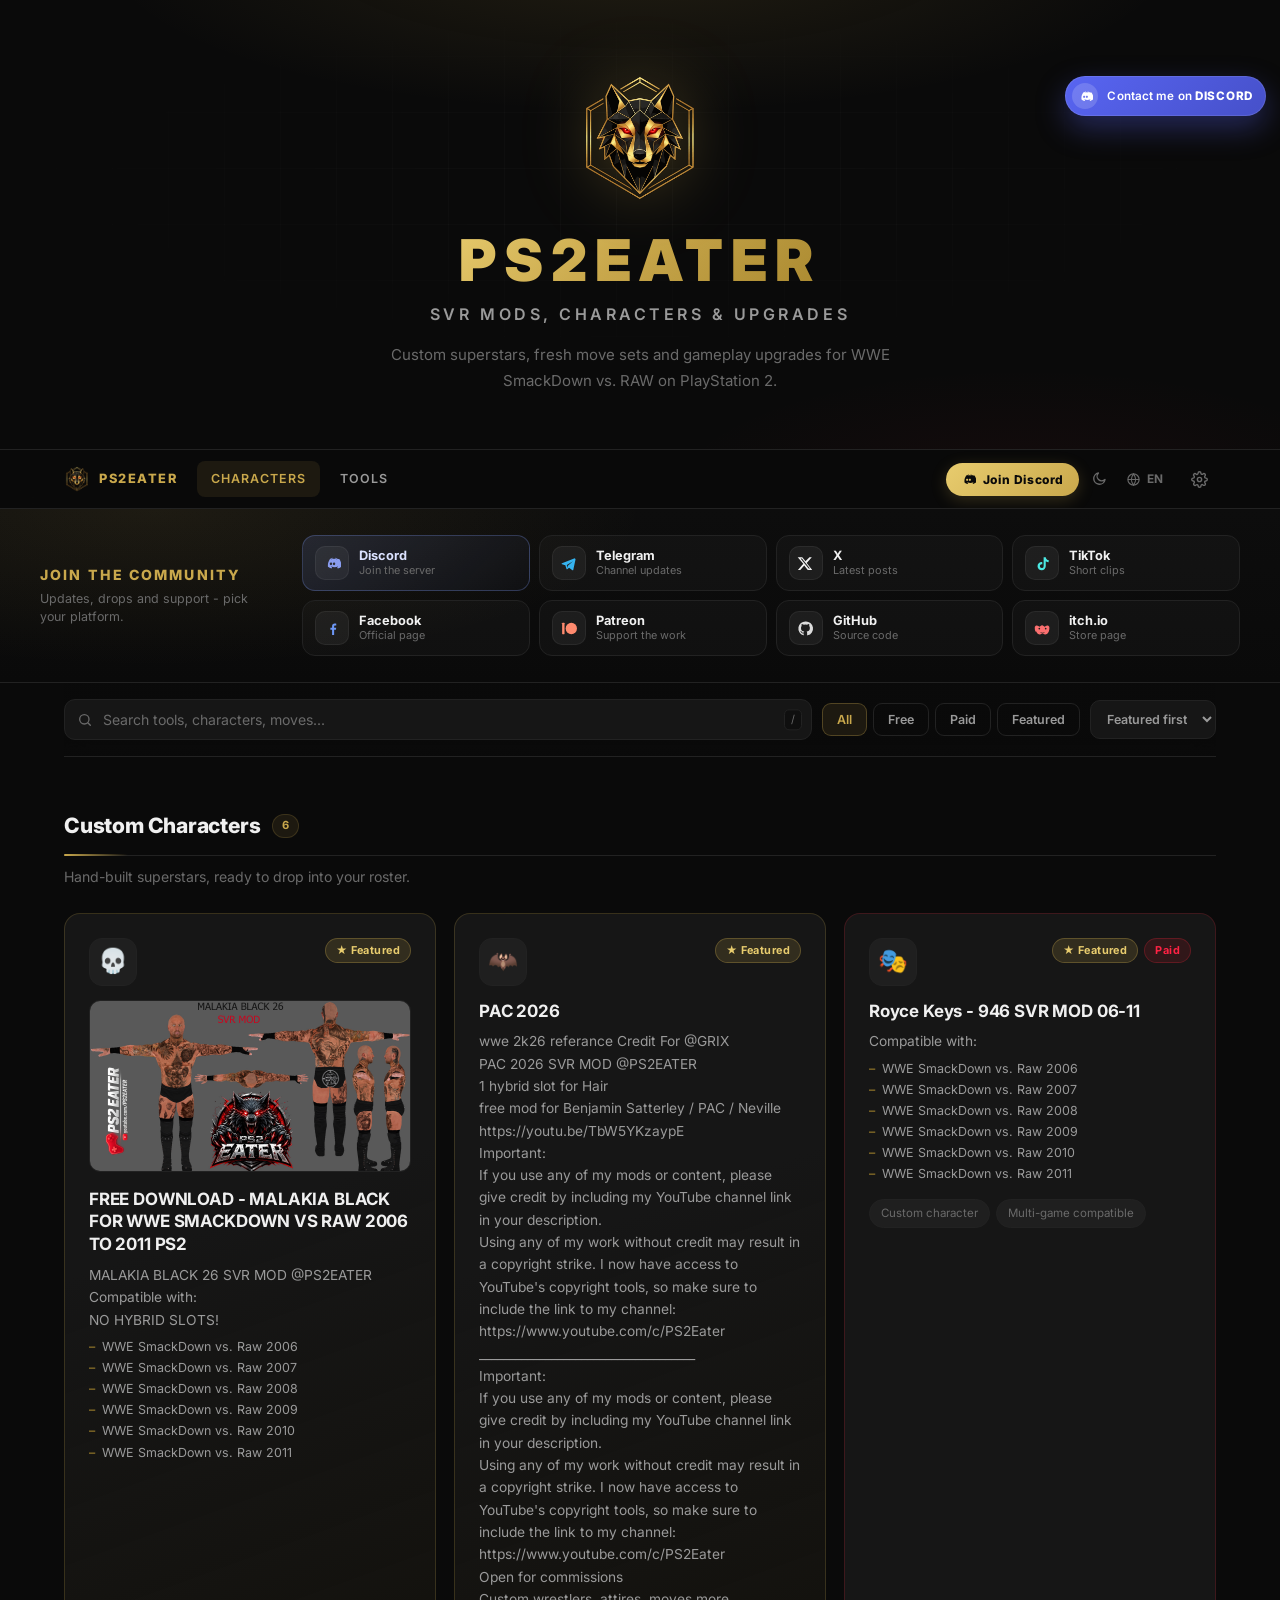
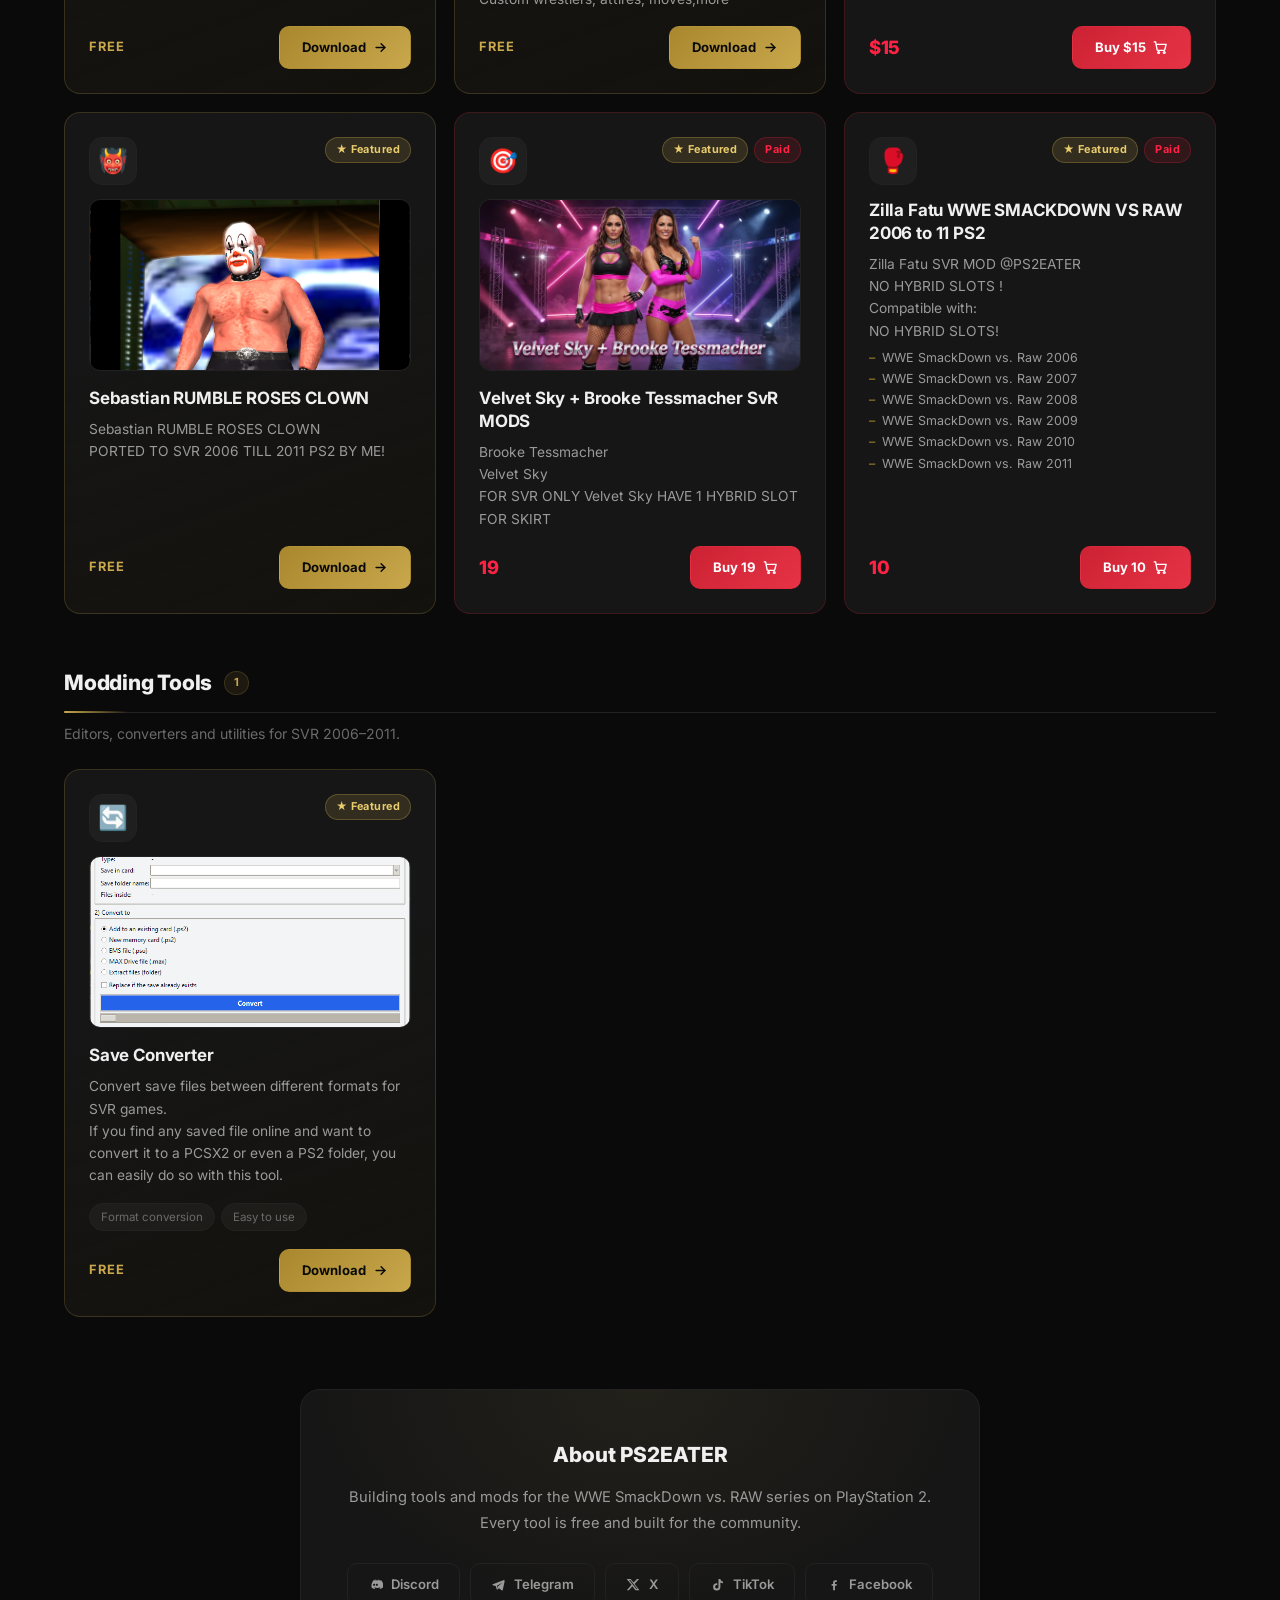
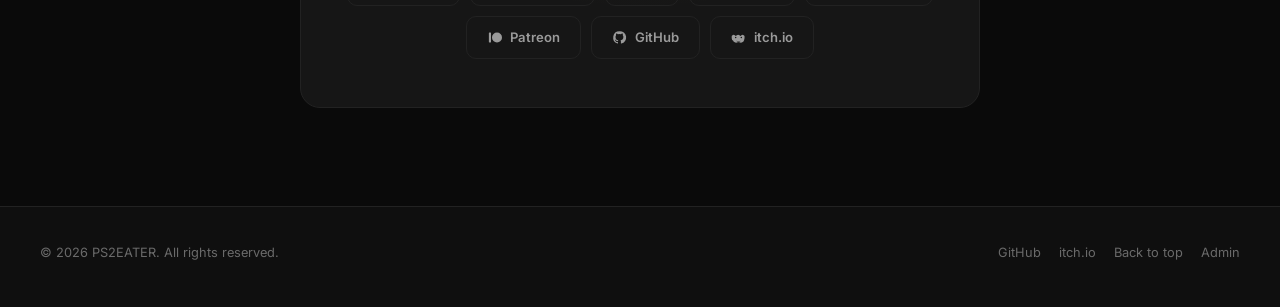
<file: _t-dark-en.html>
<!DOCTYPE html>
<html lang="en">
<head>
    <meta charset="UTF-8">
    <script>
        try {
            if (localStorage.getItem('ps2eater.theme') === 'light') {
                document.documentElement.setAttribute('data-theme', 'light');
            }
        } catch (e) { /* storage blocked */ }
    </script>
    <meta name="viewport" content="width=device-width, initial-scale=1.0">
    <title>PS2EATER - SVR Mods, Characters &amp; Upgrades</title>
    <meta name="description" content="Custom superstars, move packs, save editors and gameplay upgrades for WWE SmackDown vs. RAW on PlayStation 2. Built by the community.">
    <meta name="keywords" content="PS2EATER, SVR modding, WWE SmackDown vs Raw mods, SVR 2010 save editor, SVR Anim Editor X, PS2 texture swap, SVR move packs, custom characters PS2">
    <meta name="author" content="PS2EATER">
    <meta name="publisher" content="PS2EATER">
    <meta name="robots" content="index, follow, max-image-preview:large, max-snippet:-1">
    <meta name="theme-color" content="#0a0a0a">
    <meta name="apple-mobile-web-app-title" content="PS2EATER">
    <meta name="application-name" content="PS2EATER">
    <meta property="og:type" content="website">
    <meta property="og:site_name" content="PS2EATER">
    <meta property="og:title" content="PS2EATER - SVR Mods, Characters &amp; Upgrades">
    <meta property="og:description" content="Custom superstars, move packs, save editors and gameplay upgrades for WWE SmackDown vs. RAW on PlayStation 2.">
    <meta property="og:image" content="https://ps2eater.github.io/logo.png">
    <meta property="og:image:width" content="512">
    <meta property="og:image:height" content="512">
    <meta property="og:image:alt" content="PS2EATER logo">
    <meta property="og:url" id="og-url" content="https://ps2eater.github.io/">
    <meta property="og:locale" content="en_US">
    <meta name="twitter:card" content="summary_large_image">
    <meta name="twitter:title" content="PS2EATER - SVR Mods, Characters &amp; Upgrades">
    <meta name="twitter:description" content="Custom superstars, move packs, save editors and gameplay upgrades for WWE SmackDown vs. RAW on PlayStation 2.">
    <meta name="twitter:image" id="twitter-image" content="https://ps2eater.github.io/logo.png">
    <meta name="twitter:site" content="@amrheroher">
    <link rel="canonical" id="canonical-url" href="https://ps2eater.github.io/">
    <link rel="icon" href="logo.png" type="image/png">
    <link rel="apple-touch-icon" href="logo.png">
    <script type="application/ld+json" id="structured-data">{"@context":"https://schema.org","@graph":[{"@type":"WebSite","@id":"https://ps2eater.github.io/#website","url":"https://ps2eater.github.io/","name":"PS2EATER","description":"Custom superstars, move packs, save editors and gameplay upgrades for WWE SmackDown vs. RAW on PlayStation 2.","inLanguage":"en","publisher":{"@type":"Organization","name":"PS2EATER","url":"https://ps2eater.github.io/","logo":{"@type":"ImageObject","url":"https://ps2eater.github.io/logo.png"},"sameAs":["https://discord.gg/BvmDS3NWrB","https://www.patreon.com/PS2EATER","https://www.facebook.com/PS2EATER","https://t.me/ps2eater","https://www.tiktok.com/@ps2eater","https://x.com/amrheroher","https://github.com/ps2eater","https://amheroher.itch.io"]}}]}</script>
    <link rel="preconnect" href="https://fonts.googleapis.com">
    <link rel="preconnect" href="https://fonts.gstatic.com" crossorigin>
    <link rel="stylesheet" href="style.css">
</head>
<body>
<script>localStorage.setItem('ps2eater.theme','dark');localStorage.setItem('ps2eater.lang','en');</script>
<a class="skip-link" href="#main">Skip to content</a>

<div class="banner" id="banner" hidden>
    <span id="banner-text"></span>
    <button class="banner-close" id="banner-close" type="button" aria-label="Dismiss announcement">&times;</button>
</div>

<header class="hero" id="top">
    <div class="hero-content">
        <img src="logo.png" alt="PS2EATER" class="hero-logo" width="132" height="132">
        <h1 id="hero-title">PS2EATER</h1>
        <p class="tagline" id="hero-tagline">SVR Mods, Characters &amp; Upgrades</p>
        <p class="subtitle" id="hero-subtitle">Custom superstars, fresh move sets and gameplay upgrades for WWE SmackDown vs. RAW on PlayStation 2.</p>
    </div>
</header>

<nav class="nav-bar" aria-label="Sections">
    <div class="nav-inner">
        <a href="#top" class="nav-brand">
            <img src="logo.png" alt="" width="26" height="26">
            <span>PS2EATER</span>
        </a>
        <div class="nav-links" id="nav-links"></div>
        <div class="nav-tools">
        <a class="nav-cta" id="nav-discord" href="#" target="_blank" rel="noopener me" hidden>
            <svg viewBox="0 0 24 24" fill="currentColor" aria-hidden="true"><path d="M19.6 5.6A16 16 0 0 0 15.6 4l-.3.6a12 12 0 0 1 3.4 1.7 11.4 11.4 0 0 0-9.4 0A12 12 0 0 1 12.7 4.6L12.4 4A16 16 0 0 0 8.4 5.6C5.9 9.3 5.2 13 5.6 16.6a16 16 0 0 0 4.9 2.5l1-1.6a10.4 10.4 0 0 1-1.6-.8l.4-.3a11.4 11.4 0 0 0 9.4 0l.4.3a10.4 10.4 0 0 1-1.6.8l1 1.6a16 16 0 0 0 4.9-2.5c.5-4.2-.5-7.9-2.8-11zM9.8 14.4c-1 0-1.7-.9-1.7-1.9s.8-1.9 1.7-1.9 1.8.9 1.7 1.9c0 1-.8 1.9-1.7 1.9zm4.4 0c-1 0-1.7-.9-1.7-1.9s.8-1.9 1.7-1.9 1.8.9 1.7 1.9c0 1-.8 1.9-1.7 1.9z"/></svg>
            <span data-i18n="joinDiscord">Join Discord</span>
        </a>
        <button class="nav-icon" id="theme-toggle" type="button" aria-label="Switch theme" title="Switch theme">
            <svg class="ico-moon" viewBox="0 0 24 24" fill="none" stroke="currentColor" stroke-width="2" stroke-linecap="round" stroke-linejoin="round"><path d="M21 12.8A8.5 8.5 0 1 1 11.2 3a6.6 6.6 0 0 0 9.8 9.8Z"/></svg>
            <svg class="ico-sun" viewBox="0 0 24 24" fill="none" stroke="currentColor" stroke-width="2" stroke-linecap="round" stroke-linejoin="round"><circle cx="12" cy="12" r="4"/><path d="M12 2v2M12 20v2M2 12h2M20 12h2M4.9 4.9l1.4 1.4M17.7 17.7l1.4 1.4M19.1 4.9l-1.4 1.4M6.3 17.7l-1.4 1.4"/></svg>
        </button>
        <label class="lang-wrap" title="Language">
            <svg viewBox="0 0 24 24" fill="none" stroke="currentColor" stroke-width="1.8" aria-hidden="true"><circle cx="12" cy="12" r="9"/><path d="M3 12h18M12 3a15 15 0 0 1 0 18 15 15 0 0 1 0-18Z"/></svg>
            <select id="lang-select" aria-label="Language">
                <option value="en">EN</option>
                <option value="ar">ع</option>
                <option value="es">ES</option>
                <option value="hi">हि</option>
            </select>
        </label>
        <a class="nav-admin" href="admin.html" title="Admin dashboard" aria-label="Admin dashboard">
            <svg viewBox="0 0 24 24" fill="none" stroke="currentColor" stroke-width="2" stroke-linecap="round" stroke-linejoin="round"><circle cx="12" cy="12" r="3"/><path d="M19.4 15a1.65 1.65 0 0 0 .33 1.82l.06.06a2 2 0 1 1-2.83 2.83l-.06-.06a1.65 1.65 0 0 0-1.82-.33 1.65 1.65 0 0 0-1 1.51V21a2 2 0 1 1-4 0v-.09A1.65 1.65 0 0 0 9 19.4a1.65 1.65 0 0 0-1.82.33l-.06.06a2 2 0 1 1-2.83-2.83l.06-.06a1.65 1.65 0 0 0 .33-1.82 1.65 1.65 0 0 0-1.51-1H3a2 2 0 1 1 0-4h.09A1.65 1.65 0 0 0 4.6 9a1.65 1.65 0 0 0-.33-1.82l-.06-.06a2 2 0 1 1 2.83-2.83l.06.06A1.65 1.65 0 0 0 9 4.6a1.65 1.65 0 0 0 1-1.51V3a2 2 0 1 1 4 0v.09a1.65 1.65 0 0 0 1 1.51 1.65 1.65 0 0 0 1.82-.33l.06-.06a2 2 0 1 1 2.83 2.83l-.06.06A1.65 1.65 0 0 0 19.4 9v0a1.65 1.65 0 0 0 1.51 1H21a2 2 0 1 1 0 4h-.09a1.65 1.65 0 0 0-1.51 1z"/></svg>
        </a>
        </div>
    </div>
</nav>

<section class="social-band" id="community" aria-labelledby="community-title">
    <div class="social-band-inner">
        <div class="social-band-head">
            <h2 id="community-title" data-i18n="communityTitle">Join the community</h2>
            <p data-i18n="communitySub">Updates, drops and support - pick your platform.</p>
        </div>
        <div class="social-tiles" id="social-tiles"></div>
    </div>
</section>

<main id="main" class="page">
    <div class="toolbar">
        <div class="search">
            <svg viewBox="0 0 24 24" fill="none" stroke="currentColor" stroke-width="2" stroke-linecap="round"><circle cx="11" cy="11" r="7"/><path d="m20 20-3.5-3.5"/></svg>
            <input id="search" type="search" placeholder="Search tools, characters, moves..." data-i18n-ph="searchPlaceholder" autocomplete="off" aria-label="Search">
            <kbd>/</kbd>
        </div>
        <div class="chips" id="chips" role="group" aria-label="Filter">
            <button class="chip active" data-mode="all" data-i18n="all" type="button">All</button>
            <button class="chip" data-mode="free" data-i18n="free" type="button">Free</button>
            <button class="chip" data-mode="paid" data-i18n="paid" type="button">Paid</button>
            <button class="chip" data-mode="featured" data-i18n="featured" type="button">Featured</button>
        </div>
        <select class="sort" id="sort" aria-label="Sort by">
            <option value="featured" data-i18n="sortFeatured">Featured first</option>
            <option value="newest" data-i18n="sortNewest">Newest</option>
            <option value="name" data-i18n="sortName">Name A-Z</option>
            <option value="free" data-i18n="sortFree">Free first</option>
        </select>
    </div>

    <div id="content">
        <section class="section">
            <div class="grid">
                <div class="skeleton"><div class="sk-box"></div><div class="sk-line title"></div><div class="sk-line"></div><div class="sk-line short"></div></div>
                <div class="skeleton"><div class="sk-box"></div><div class="sk-line title"></div><div class="sk-line"></div><div class="sk-line short"></div></div>
                <div class="skeleton"><div class="sk-box"></div><div class="sk-line title"></div><div class="sk-line"></div><div class="sk-line short"></div></div>
            </div>
        </section>
    </div>

    <div class="state" id="empty-state" hidden>
        <div class="state-icon">&#128269;</div>
        <h3>No results</h3>
        <p data-i18n="noResultsText">Nothing matches your search. Try a different keyword or clear the filters.</p>
        <button class="btn btn-primary" type="button" id="reset-filters" data-i18n="clearFilters">Clear filters</button>
    </div>

    <div class="state" id="error-state" hidden>
        <div class="state-icon">&#9888;&#65039;</div>
        <h3 data-i18n="errorTitle">Could not load the catalogue</h3>
        <p id="error-detail">data.json could not be fetched. If you opened this page directly from disk, run it from a local server or the live site.</p>
        <button class="btn btn-primary" type="button" id="retry" data-i18n="retry">Try again</button>
    </div>

    <section class="section about-section" id="about">
        <div class="about-box">
            <h2><span data-i18n="about">About</span> <span id="about-name">PS2EATER</span></h2>
            <p id="about-text">Building tools and mods for the WWE SmackDown vs. RAW series on PlayStation 2. Every tool is free and built for the community.</p>
            <div class="social-links" id="social-links"></div>
        </div>
    </section>
</main>

<footer>
    <div class="footer-inner">
        <p class="footer-copy" id="footer-copy">&copy; 2026 PS2EATER. All rights reserved.</p>
        <div class="footer-links">
            <a href="https://github.com/ps2eater" id="footer-github" rel="noopener">GitHub</a>
            <a href="https://amheroher.itch.io" id="footer-itch" rel="noopener">itch.io</a>
            <a href="#top" data-i18n="backToTop">Back to top</a>
            <a href="admin.html" data-i18n="admin">Admin</a>
        </div>
    </div>
</footer>

<a class="contact-fab" id="contact-fab" href="https://discord.gg/BvmDS3NWrB" target="_blank" rel="noopener me" hidden>
    <span class="contact-fab-icon" aria-hidden="true">
        <svg viewBox="0 0 24 24" fill="currentColor"><path d="M19.6 5.6A16 16 0 0 0 15.6 4l-.3.6a12 12 0 0 1 3.4 1.7 11.4 11.4 0 0 0-9.4 0A12 12 0 0 1 12.7 4.6L12.4 4A16 16 0 0 0 8.4 5.6C5.9 9.3 5.2 13 5.6 16.6a16 16 0 0 0 4.9 2.5l1-1.6a10.4 10.4 0 0 1-1.6-.8l.4-.3a11.4 11.4 0 0 0 9.4 0l.4.3a10.4 10.4 0 0 1-1.6.8l1 1.6a16 16 0 0 0 4.9-2.5c.5-4.2-.5-7.9-2.8-11zM9.8 14.4c-1 0-1.7-.9-1.7-1.9s.8-1.9 1.7-1.9 1.8.9 1.7 1.9c0 1-.8 1.9-1.7 1.9zm4.4 0c-1 0-1.7-.9-1.7-1.9s.8-1.9 1.7-1.9 1.8.9 1.7 1.9c0 1-.8 1.9-1.7 1.9z"/></svg>
    </span>
    <span class="contact-fab-text"><span data-i18n="contactMe">Contact me on</span> <b>DISCORD</b></span>
</a>

<script>
(function () {
    'use strict';

    var DATA = null;
    var VIEW = { q: '', mode: 'all', sort: 'featured' };
    var DEFAULT_CATS = [
        { id: 'tools', nav: 'Tools', title: 'Modding Tools' },
        { id: 'characters', nav: 'Characters', title: 'Custom Characters' },
        { id: 'movepacks', nav: 'Move Packs', title: 'Move Packs' }
    ];
    var $ = function (sel, root) { return (root || document).querySelector(sel); };
    var $$ = function (sel, root) { return Array.prototype.slice.call((root || document).querySelectorAll(sel)); };

    /* ---------- language ---------- */
    var LANG = 'en';
    var THEME = 'dark';
    var I18N = {
        en: {
            communityTitle: 'Join the community',
            communitySub: 'Updates, drops and support - pick your platform.',
            searchPlaceholder: 'Search tools, characters, moves...',
            all: 'All', free: 'Free', paid: 'Paid', featured: 'Featured',
            sortFeatured: 'Featured first', sortNewest: 'Newest', sortName: 'Name A-Z', sortFree: 'Free first',
            download: 'Download', buy: 'Buy', comingSoon: 'Coming soon',
            about: 'About', backToTop: 'Back to top', admin: 'Admin',
            joinDiscord: 'Join Discord', contactMe: 'Contact me on',
            noResults: 'No results',
            noResultsText: 'Nothing matches your search. Try a different keyword or clear the filters.',
            nothing: 'Nothing published yet',
            nothingText: 'The catalogue is empty right now. Check back soon.',
            clearFilters: 'Clear filters',
            errorTitle: 'Could not load the catalogue',
            retry: 'Try again',
            subs: {
                discord: 'Join the server', telegram: 'Channel updates', x: 'Latest posts', tiktok: 'Short clips',
                facebook: 'Official page', patreon: 'Support the work', github: 'Source code', itch: 'Store page'
            }
        },
        ar: {
            communityTitle: 'انضم للمجتمع',
            communitySub: 'تحديثات وإصدارات ودعم — اختر منصتك.',
            searchPlaceholder: 'ابحث في الأدوات والشخصيات والحركات...',
            all: 'الكل', free: 'مجاني', paid: 'مدفوع', featured: 'مميّز',
            sortFeatured: 'المميّز أولًا', sortNewest: 'الأحدث', sortName: 'الاسم أ-ي', sortFree: 'المجاني أولًا',
            download: 'تحميل', buy: 'شراء', comingSoon: 'قريبًا',
            about: 'عن', backToTop: 'للأعلى', admin: 'الإدارة',
            joinDiscord: 'انضم لديسكورد', contactMe: 'تواصل معي على',
            noResults: 'لا توجد نتائج',
            noResultsText: 'لا شيء يطابق بحثك. جرّب كلمة أخرى أو امسح الفلاتر.',
            nothing: 'لا يوجد محتوى منشور بعد',
            nothingText: 'الكتالوج فاضي حاليًا. ارجع قريبًا.',
            clearFilters: 'مسح الفلاتر',
            errorTitle: 'تعذّر تحميل الكتالوج',
            retry: 'إعادة المحاولة',
            subs: {
                discord: 'انضم للسيرفر', telegram: 'تحديثات القناة', x: 'أحدث المنشورات', tiktok: 'مقاطع قصيرة',
                facebook: 'الصفحة الرسمية', patreon: 'ادعم العمل', github: 'الكود المصدري', itch: 'صفحة المتجر'
            }
        },
        es: {
            communityTitle: 'Únete a la comunidad',
            communitySub: 'Novedades, lanzamientos y soporte: elige tu plataforma.',
            searchPlaceholder: 'Buscar herramientas, personajes, movimientos...',
            all: 'Todo', free: 'Gratis', paid: 'De pago', featured: 'Destacado',
            sortFeatured: 'Destacados primero', sortNewest: 'Más recientes', sortName: 'Nombre A-Z', sortFree: 'Gratis primero',
            download: 'Descargar', buy: 'Comprar', comingSoon: 'Próximamente',
            about: 'Acerca de', backToTop: 'Volver arriba', admin: 'Admin',
            joinDiscord: 'Unirse a Discord', contactMe: 'Contáctame en',
            noResults: 'Sin resultados',
            noResultsText: 'Nada coincide con tu búsqueda. Prueba otra palabra o borra los filtros.',
            nothing: 'Nada publicado todavía',
            nothingText: 'El catálogo está vacío por ahora. Vuelve pronto.',
            clearFilters: 'Borrar filtros',
            errorTitle: 'No se pudo cargar el catálogo',
            retry: 'Reintentar',
            subs: {
                discord: 'Únete al servidor', telegram: 'Novedades del canal', x: 'Últimas publicaciones', tiktok: 'Clips cortos',
                facebook: 'Página oficial', patreon: 'Apoya el trabajo', github: 'Código fuente', itch: 'Tienda'
            }
        },
        hi: {
            communityTitle: 'समुदाय से जुड़ें',
            communitySub: 'अपडेट, रिलीज़ और सहायता — अपना प्लेटफ़ॉर्म चुनें।',
            searchPlaceholder: 'टूल, कैरेक्टर और मूव खोजें...',
            all: 'सभी', free: 'मुफ़्त', paid: 'पेड', featured: 'विशेष',
            sortFeatured: 'विशेष पहले', sortNewest: 'नवीनतम', sortName: 'नाम A-Z', sortFree: 'मुफ़्त पहले',
            download: 'डाउनलोड', buy: 'खरीदें', comingSoon: 'जल्द आ रहा है',
            about: 'के बारे में', backToTop: 'ऊपर जाएँ', admin: 'एडमिन',
            joinDiscord: 'डिस्कॉर्ड से जुड़ें', contactMe: 'मुझसे संपर्क करें',
            noResults: 'कोई परिणाम नहीं',
            noResultsText: 'आपकी खोज से कुछ मेल नहीं खाता। दूसरा शब्द आज़माएँ या फ़िल्टर हटाएँ।',
            nothing: 'अभी कुछ प्रकाशित नहीं',
            nothingText: 'कैटलॉग अभी खाली है। जल्द वापस आएँ।',
            clearFilters: 'फ़िल्टर हटाएँ',
            errorTitle: 'कैटलॉग लोड नहीं हो सका',
            retry: 'फिर कोशिश करें',
            subs: {
                discord: 'सर्वर से जुड़ें', telegram: 'चैनल अपडेट', x: 'नई पोस्ट', tiktok: 'छोटे क्लिप',
                facebook: 'आधिकारिक पेज', patreon: 'काम का समर्थन करें', github: 'सोर्स कोड', itch: 'स्टोर पेज'
            }
        }
    };

    function t(key) {
        var pack = I18N[LANG] || I18N.en;
        return pack[key] !== undefined ? pack[key] : (I18N.en[key] !== undefined ? I18N.en[key] : key);
    }
    function tsub(key) {
        var pack = I18N[LANG] || I18N.en;
        return (pack.subs && pack.subs[key]) || (I18N.en.subs && I18N.en.subs[key]) || '';
    }
    function applyI18n() {
        $$('[data-i18n]').forEach(function (el) { el.textContent = t(el.getAttribute('data-i18n')); });
        $$('[data-i18n-ph]').forEach(function (el) { el.placeholder = t(el.getAttribute('data-i18n-ph')); });
    }
    function applyTheme(theme) {
        THEME = theme === 'light' ? 'light' : 'dark';
        if (THEME === 'light') document.documentElement.setAttribute('data-theme', 'light');
        else document.documentElement.removeAttribute('data-theme');
        try { localStorage.setItem('ps2eater.theme', THEME); } catch (e) { /* ignore */ }
    }
    function applyLang(lang) {
        LANG = I18N[lang] ? lang : 'en';
        document.documentElement.setAttribute('lang', LANG);
        document.documentElement.setAttribute('dir', LANG === 'ar' ? 'rtl' : 'ltr');
        try { localStorage.setItem('ps2eater.lang', LANG); } catch (e) { /* ignore */ }
        var sel = $('#lang-select');
        if (sel) sel.value = LANG;
        if (DATA) render();
        else applyI18n();
    }
    function openDiscordPopup(e) {
        var fab = $('#contact-fab');
        var url = fab ? fab.href : '';
        if (!url) return;
        if (e && (e.metaKey || e.ctrlKey || e.shiftKey || e.altKey)) return;
        var w = 460, h = 700;
        var left = Math.max(0, Math.round((screen.width - w) / 2));
        var top = Math.max(0, Math.round((screen.height - h) / 2));
        var win = window.open(url, 'ps2eater_discord',
            'popup=yes,width=' + w + ',height=' + h + ',left=' + left + ',top=' + top + ',resizable=yes,scrollbars=yes');
        if (win) {
            if (e) e.preventDefault();
            win.focus();
        }
    }

    function esc(value) {
        return String(value === undefined || value === null ? '' : value).replace(/[&<>"']/g, function (c) {
            return { '&': '&amp;', '<': '&lt;', '>': '&gt;', '"': '&quot;', "'": '&#39;' }[c];
        });
    }
    function isPaid(item) {
        var p = String(item.price === undefined || item.price === null ? '' : item.price).trim().toLowerCase();
        return p !== '' && p !== 'free' && p !== '$0' && p !== '0';
    }
    function categories() {
        var list = Array.isArray(DATA && DATA.categories) && DATA.categories.length ? DATA.categories.slice() : DEFAULT_CATS.slice();
        return list.sort(function (a, b) { return (a.order || 0) - (b.order || 0); });
    }
    function itemsOf(cat) {
        var items = (DATA && Array.isArray(DATA[cat.id])) ? DATA[cat.id] : [];
        return items.filter(function (i) { return i && !i.hidden; });
    }

    function descriptionHTML(text) {
        if (!text) return '';
        var lines = String(text).split(/\r?\n/).map(function (l) { return l.trim(); }).filter(Boolean);
        var bullets = [];
        var prose = [];
        lines.forEach(function (line) {
            if (/^[-*\u2022]\s+/.test(line)) bullets.push(line.replace(/^[-*\u2022]\s+/, ''));
            else prose.push(line);
        });
        var html = prose.map(function (l) { return '<span>' + esc(l) + '</span>'; }).join('<br>');
        if (bullets.length) {
            html += '<ul>' + bullets.map(function (b) { return '<li>' + esc(b) + '</li>'; }).join('') + '</ul>';
        }
        return '<div class="card-desc">' + html + '</div>';
    }

    var ARROW = '<svg viewBox="0 0 24 24" fill="none" stroke="currentColor" stroke-width="2.4" stroke-linecap="round" stroke-linejoin="round"><path d="M5 12h14"/><path d="m13 6 6 6-6 6"/></svg>';
    var CART = '<svg viewBox="0 0 24 24" fill="none" stroke="currentColor" stroke-width="2.2" stroke-linecap="round" stroke-linejoin="round"><circle cx="9" cy="20" r="1.4"/><circle cx="18" cy="20" r="1.4"/><path d="M2 3h2.2l2.3 12.2a1.6 1.6 0 0 0 1.6 1.3h9.2a1.6 1.6 0 0 0 1.6-1.3L21 7H5.2"/></svg>';

    function cardHTML(item, cat) {
        var paid = isPaid(item);
        var soon = String(item.status || '') === 'soon';
        var classes = ['card'];
        if (paid) classes.push('card-paid');
        else if (item.featured) classes.push('card-featured');
        if (soon) classes.push('card-soon');

        var badges = '';
        if (item.version) badges += '<span class="card-badge">' + esc(item.version) + '</span>';
        if (item.featured) badges += '<span class="card-badge badge-star">&#9733; ' + esc(t('featured')) + '</span>';
        if (paid) badges += '<span class="card-badge badge-hot">' + esc(t('paid')) + '</span>';
        if (soon) badges += '<span class="card-badge badge-soon">' + esc(t('comingSoon')) + '</span>';

        var link = String(item.link || '').trim();
        var cta = soon
            ? '<span class="btn btn-soon">' + esc(t('comingSoon')) + '</span>'
            : link
                ? '<a class="btn ' + (paid ? 'btn-buy' : 'btn-primary') + '" href="' + esc(link) + '" target="_blank" rel="noopener noreferrer">' +
                  (paid ? esc(t('buy')) + ' ' + esc(item.price) + CART : esc(t('download')) + ARROW) + '</a>'
                : '<span class="btn btn-ghost" title="Link not published yet">' + esc(t('comingSoon')) + '</span>';

        var media = item.image
            ? '<img class="card-image" src="' + esc(item.image) + '" alt="' + esc(item.name) + '" loading="lazy" decoding="async" referrerpolicy="no-referrer" onerror="this.remove()">'
            : '';

        var features = Array.isArray(item.features) && item.features.length
            ? '<ul class="features">' + item.features.map(function (f) { return '<li>' + esc(f) + '</li>'; }).join('') + '</ul>'
            : '';

        var priceLine = paid
            ? '<div class="price-tag">' + esc(item.price) + '</div>'
            : '<div class="price-free">' + esc(t('free')) + '</div>';

        return '<article class="' + classes.join(' ') + '">' +
            '<div class="card-head">' +
                '<div class="card-icon" aria-hidden="true">' + esc(item.icon || '\uD83C\uDFAE') + '</div>' +
                '<div class="card-badges">' + badges + '</div>' +
            '</div>' +
            media +
            '<h3>' + esc(item.name || 'Untitled') + '</h3>' +
            descriptionHTML(item.description) +
            features +
            '<div class="card-foot">' + priceLine + cta + '</div>' +
        '</article>';
    }

    function matches(item, cat) {
        if (VIEW.mode === 'free' && isPaid(item)) return false;
        if (VIEW.mode === 'paid' && !isPaid(item)) return false;
        if (VIEW.mode === 'featured' && !item.featured) return false;
        if (VIEW.q) {
            var hay = []
                .concat([item.name, item.description, item.version, cat.title, cat.nav])
                .concat(item.features || [])
                .concat(item.tags || [])
                .join(' ')
                .toLowerCase();
            if (hay.indexOf(VIEW.q) === -1) return false;
        }
        return true;
    }

    function sortItems(list) {
        var copy = list.slice();
        copy.sort(function (a, b) {
            if (VIEW.sort === 'featured') {
                return (b.featured ? 1 : 0) - (a.featured ? 1 : 0) || String(a.name || '').localeCompare(String(b.name || ''));
            }
            if (VIEW.sort === 'name') return String(a.name || '').localeCompare(String(b.name || ''));
            if (VIEW.sort === 'newest') return String(b.updated || '').localeCompare(String(a.updated || ''));
            if (VIEW.sort === 'free') return (isPaid(a) ? 1 : 0) - (isPaid(b) ? 1 : 0);
            return 0;
        });
        return copy;
    }

    function renderNav() {
        var nav = $('#nav-links');
        nav.innerHTML = categories().filter(function (cat) {
            return itemsOf(cat).length > 0;
        }).map(function (cat) {
            return '<a class="nav-link" href="#' + esc(cat.id) + '">' + esc(cat.nav || cat.title || cat.id) + '</a>';
        }).join('');
    }

    function renderContent() {
        var host = $('#content');
        var cats = categories();
        var totalVisible = 0;
        var html = '';

        cats.forEach(function (cat) {
            var all = itemsOf(cat);
            if (!all.length) return;
            var list = sortItems(all.filter(function (i) { return matches(i, cat); }));
            totalVisible += list.length;
            if (!list.length) return;

            html += '<section class="section" id="' + esc(cat.id) + '">' +
                '<div class="section-head">' +
                    '<h2 class="section-title">' + esc(cat.title || cat.nav) +
                        '<span class="section-count">' + list.length + (list.length === all.length ? '' : ' / ' + all.length) + '</span>' +
                    '</h2>' +
                    (cat.blurb ? '<p class="section-blurb">' + esc(cat.blurb) + '</p>' : '') +
                '</div>' +
                '<div class="grid">' + list.map(function (item) { return cardHTML(item, cat); }).join('') + '</div>' +
            '</section>';
        });

        var anyItems = cats.some(function (c) { return itemsOf(c).length > 0; });
        if (!totalVisible) {
            host.innerHTML = '';
            $('#empty-state').hidden = false;
            $('#empty-state').querySelector('h3').textContent = anyItems ? t('noResults') : t('nothing');
            $('#empty-state').querySelector('p').textContent = anyItems
                ? t('noResultsText')
                : t('nothingText');
            $('#empty-state').querySelector('.state-icon').innerHTML = anyItems ? '&#128269;' : '&#128230;';
            return;
        }
        $('#empty-state').hidden = true;
        host.innerHTML = html;
    }

    function renderSiteChrome() {
        var site = DATA.site || {};
        var title = site.title || 'PS2EATER';
        document.title = title + (site.tagline ? ' - ' + site.tagline : '');
        if (site.subtitle) {
            var meta = document.querySelector('meta[name="description"]');
            if (meta) meta.setAttribute('content', site.subtitle);
        }
        $('#hero-title').textContent = title;
        if (site.tagline) $('#hero-tagline').textContent = site.tagline;
        if (site.subtitle) {
            var sub = $('#hero-subtitle');
            sub.textContent = site.subtitle;
            sub.hidden = false;
        }
        $('#about-name').textContent = title;
        if (site.about) $('#about-text').textContent = site.about;
        if (site.footer) $('#footer-copy').textContent = site.footer;

        var social = site.social || {};
        var icons = {
            discord: '<svg viewBox="0 0 24 24" fill="currentColor"><path d="M19.6 5.6A16 16 0 0 0 15.6 4l-.3.6a12 12 0 0 1 3.4 1.7 11.4 11.4 0 0 0-9.4 0A12 12 0 0 1 12.7 4.6L12.4 4A16 16 0 0 0 8.4 5.6C5.9 9.3 5.2 13 5.6 16.6a16 16 0 0 0 4.9 2.5l1-1.6a10.4 10.4 0 0 1-1.6-.8l.4-.3a11.4 11.4 0 0 0 9.4 0l.4.3a10.4 10.4 0 0 1-1.6.8l1 1.6a16 16 0 0 0 4.9-2.5c.5-4.2-.5-7.9-2.8-11zM9.8 14.4c-1 0-1.7-.9-1.7-1.9s.8-1.9 1.7-1.9 1.8.9 1.7 1.9c0 1-.8 1.9-1.7 1.9zm4.4 0c-1 0-1.7-.9-1.7-1.9s.8-1.9 1.7-1.9 1.8.9 1.7 1.9c0 1-.8 1.9-1.7 1.9z"/></svg>',
            github: '<svg viewBox="0 0 24 24" fill="currentColor"><path d="M12 2a10 10 0 0 0-3.2 19.5c.5.1.7-.2.7-.5v-1.9c-2.8.6-3.4-1.3-3.4-1.3-.4-1.2-1.1-1.5-1.1-1.5-.9-.6.1-.6.1-.6 1 .1 1.5 1 1.5 1 .9 1.6 2.4 1.1 3 .9.1-.7.4-1.1.6-1.4-2.2-.2-4.6-1.1-4.6-5 0-1.1.4-2 1-2.7-.1-.2-.4-1.3.1-2.7 0 0 .8-.3 2.7 1a9.4 9.4 0 0 1 5 0c1.9-1.3 2.7-1 2.7-1 .5 1.4.2 2.5.1 2.7.6.7 1 1.6 1 2.7 0 3.9-2.4 4.8-4.6 5 .4.3.7 1 .7 2v3c0 .3.2.6.7.5A10 10 0 0 0 12 2z"/></svg>',
            itch: '<svg viewBox="0 0 24 24" fill="currentColor"><path d="M3.1 16.2c.6 1.4 1.3 2.4 2.2 3.1 1 .8 2 1 3 1 .8 0 1.5-.2 2.2-.6.6-.4 1-.7 1.5-.7s.9.3 1.5.7c.7.4 1.4.6 2.2.6 1 0 2-.2 3-1 .9-.7 1.6-1.7 2.2-3.1.7-1.8 1-3.8.8-5.8-.1-1.3-1-2.4-2.3-2.6-1-.2-2 .1-2.8.7l-.9.7a8.6 8.6 0 0 1-.6.4l-1.6-1.3a3.4 3.4 0 0 0-2.1-.8c-.8 0-1.5.3-2.1.8l-1.6 1.3-.6-.4-.9-.7c-.8-.6-1.8-.9-2.8-.7-1.3.2-2.2 1.3-2.3 2.6-.2 2 .1 4 .8 5.8zm4.4-2.9a1.2 1.2 0 1 1 0-2.4 1.2 1.2 0 0 1 0 2.4zm9 0a1.2 1.2 0 1 1 0-2.4 1.2 1.2 0 0 1 0 2.4zM8.5 17.2c1.6.9 5.4.9 7 0 0 0-1.4 1.6-3.5 1.6s-3.5-1.6-3.5-1.6z"/></svg>'
        };
        var labels = { discord: 'Discord', github: 'GitHub', itch: 'itch.io' };
        var links = ['discord', 'github', 'itch'].filter(function (k) { return social[k] && String(social[k]).trim(); });
        $('#social-links').innerHTML = links.map(function (k) {
            return '<a class="social-btn" href="' + esc(social[k]) + '" target="_blank" rel="noopener noreferrer">' +
                (icons[k] || '') + labels[k] + '</a>';
        }).join('');
        if (social.github) $('#footer-github').href = social.github;
        else $('#footer-github').hidden = true;
        if (social.itch) $('#footer-itch').href = social.itch;
        else $('#footer-itch').hidden = true;

        var banner = $('#banner');
        if (site.announcementEnabled && site.announcement && !sessionStorage.getItem('ps2eater.banner.dismissed')) {
            $('#banner-text').textContent = site.announcement;
            banner.hidden = false;
        }

        renderCommunity(site.social || {});
        renderSeo(site);
    }

    var SOCIAL = [
        { key: 'discord', label: 'Discord', sub: 'Join the server', icon: '<svg viewBox="0 0 24 24" fill="currentColor"><path d="M19.6 5.6A16 16 0 0 0 15.6 4l-.3.6a12 12 0 0 1 3.4 1.7 11.4 11.4 0 0 0-9.4 0A12 12 0 0 1 12.7 4.6L12.4 4A16 16 0 0 0 8.4 5.6C5.9 9.3 5.2 13 5.6 16.6a16 16 0 0 0 4.9 2.5l1-1.6a10.4 10.4 0 0 1-1.6-.8l.4-.3a11.4 11.4 0 0 0 9.4 0l.4.3a10.4 10.4 0 0 1-1.6.8l1 1.6a16 16 0 0 0 4.9-2.5c.5-4.2-.5-7.9-2.8-11zM9.8 14.4c-1 0-1.7-.9-1.7-1.9s.8-1.9 1.7-1.9 1.8.9 1.7 1.9c0 1-.8 1.9-1.7 1.9zm4.4 0c-1 0-1.7-.9-1.7-1.9s.8-1.9 1.7-1.9 1.8.9 1.7 1.9c0 1-.8 1.9-1.7 1.9z"/></svg>' },
        { key: 'telegram', label: 'Telegram', sub: 'Channel updates', icon: '<svg viewBox="0 0 24 24" fill="currentColor"><path d="M21.7 4.3 2.9 11.6c-.9.3-.9 1.1 0 1.4l4.6 1.4 1.7 5.2c.2.7.6.8 1.1.4l2.5-1.9 4.7 3.4c.6.4 1.1.2 1.3-.6l3.1-14.4c.2-1-.4-1.4-1.2-1.2zM9.6 14.1l8.7-5.4-7.2 6.5-.3 3.1-1.2-4.2z"/></svg>' },
        { key: 'x', label: 'X', sub: 'Latest posts', icon: '<svg viewBox="0 0 24 24" fill="currentColor"><path d="M17.6 3h3.3l-7.2 8.2L21.5 21h-6.3l-5-6.1L4.6 21H1.3l7.6-8.7L1 3h6.4l4.6 5.7L17.6 3Zm-1.1 16h1.8L6.9 4.9H5L16.5 19Z"/></svg>' },
        { key: 'tiktok', label: 'TikTok', sub: 'Short clips', icon: '<svg viewBox="0 0 24 24" fill="currentColor"><path d="M16.6 3c.4 2.4 1.8 3.9 4.1 4.1v3c-1.5 0-2.9-.5-4.1-1.3v6.8A5.8 5.8 0 1 1 10.8 10c.3 0 .6 0 .9.1v3.1a2.7 2.7 0 1 0 1.9 2.6V3h3Z"/></svg>' },
        { key: 'facebook', label: 'Facebook', sub: 'Official page', icon: '<svg viewBox="0 0 24 24" fill="currentColor"><path d="M14.3 21v-7.1h2.5l.4-2.9h-2.9V9.2c0-.8.3-1.4 1.5-1.4h1.5V5.2c-.3 0-1.2-.1-2.2-.1-2.2 0-3.7 1.3-3.7 3.8V11H9v2.9h2.4V21h2.9Z"/></svg>' },
        { key: 'patreon', label: 'Patreon', sub: 'Support the work', icon: '<svg viewBox="0 0 24 24" fill="currentColor"><circle cx="16" cy="12" r="8"/><rect x="3" y="4" width="3.4" height="16" rx="0.7"/></svg>' },
        { key: 'github', label: 'GitHub', sub: 'Source code', icon: '<svg viewBox="0 0 24 24" fill="currentColor"><path d="M12 2a10 10 0 0 0-3.2 19.5c.5.1.7-.2.7-.5v-1.9c-2.8.6-3.4-1.3-3.4-1.3-.4-1.2-1.1-1.5-1.1-1.5-.9-.6.1-.6.1-.6 1 .1 1.5 1 1.5 1 .9 1.6 2.4 1.1 3 .9.1-.7.4-1.1.6-1.4-2.2-.2-4.6-1.1-4.6-5 0-1.1.4-2 1-2.7-.1-.2-.4-1.3.1-2.7 0 0 .8-.3 2.7 1a9.4 9.4 0 0 1 5 0c1.9-1.3 2.7-1 2.7-1 .5 1.4.2 2.5.1 2.7.6.7 1 1.6 1 2.7 0 3.9-2.4 4.8-4.6 5 .4.3.7 1 .7 2v3c0 .3.2.6.7.5A10 10 0 0 0 12 2z"/></svg>' },
        { key: 'itch', label: 'itch.io', sub: 'Store page', icon: '<svg viewBox="0 0 24 24" fill="currentColor"><path d="M3.1 16.2c.6 1.4 1.3 2.4 2.2 3.1 1 .8 2 1 3 1 .8 0 1.5-.2 2.2-.6.6-.4 1-.7 1.5-.7s.9.3 1.5.7c.7.4 1.4.6 2.2.6 1 0 2-.2 3-1 .9-.7 1.6-1.7 2.2-3.1.7-1.8 1-3.8.8-5.8-.1-1.3-1-2.4-2.3-2.6-1-.2-2 .1-2.8.7l-.9.7a8.6 8.6 0 0 1-.6.4l-1.6-1.3a3.4 3.4 0 0 0-2.1-.8c-.8 0-1.5.3-2.1.8l-1.6 1.3-.6-.4-.9-.7c-.8-.6-1.8-.9-2.8-.7-1.3.2-2.2 1.3-2.3 2.6-.2 2 .1 4 .8 5.8zm4.4-2.9a1.2 1.2 0 1 1 0-2.4 1.2 1.2 0 0 1 0 2.4zm9 0a1.2 1.2 0 1 1 0-2.4 1.2 1.2 0 0 1 0 2.4zM8.5 17.2c1.6.9 5.4.9 7 0 0 0-1.4 1.6-3.5 1.6s-3.5-1.6-3.5-1.6z"/></svg>' }
    ];

    function socialLinks(social) {
        return SOCIAL.filter(function (s) { return social[s.key] && String(social[s.key]).trim(); });
    }

    function renderCommunity(social) {
        var available = socialLinks(social || {});

        var tiles = $('#social-tiles');
        if (tiles) {
            tiles.innerHTML = available.map(function (s) {
                return '<a class="social-tile" data-brand="' + s.key + '" href="' + esc(social[s.key]) + '" target="_blank" rel="noopener me">' +
                    '<span class="social-tile-icon">' + s.icon + '</span>' +
                    '<span class="social-tile-text"><b>' + esc(s.label) + '</b><small>' + esc(tsub(s.key)) + '</small></span>' +
                    '<svg class="social-tile-arrow" viewBox="0 0 24 24" fill="none" stroke="currentColor" stroke-width="2.2" stroke-linecap="round" stroke-linejoin="round"><path d="M7 17 17 7"/><path d="M8 7h9v9"/></svg>' +
                '</a>';
            }).join('');
            var band = document.getElementById('community');
            if (band) band.hidden = !available.length;
        }

        var about = $('#social-links');
        if (about) {
            about.innerHTML = available.map(function (s) {
                return '<a class="social-btn" data-brand="' + s.key + '" href="' + esc(social[s.key]) + '" target="_blank" rel="noopener me">' +
                    s.icon + '<span>' + esc(s.label) + '</span></a>';
            }).join('');
        }

        var cta = $('#nav-discord');
        if (cta) {
            if (social.discord) { cta.href = social.discord; cta.hidden = false; }
            else { cta.hidden = true; }
        }
        var fab = $('#contact-fab');
        if (fab) {
            if (social.discord) { fab.href = social.discord; fab.hidden = false; }
            else { fab.hidden = true; }
        }
        if (social.github) { $('#footer-github').href = social.github; $('#footer-github').hidden = false; }
        if (social.itch) { $('#footer-itch').href = social.itch; $('#footer-itch').hidden = false; }
    }

    function renderSeo(site) {
        var origin = (location.protocol === 'http:' || location.protocol === 'https:') ? location.origin : 'https://ps2eater.github.io';
        var pageUrl = origin + (location.pathname === '/' ? '/' : location.pathname);
        var image = origin + '/logo.png';
        var title = site.title || 'PS2EATER';
        var description = site.subtitle || site.about || '';

        var canonical = document.getElementById('canonical-url');
        if (canonical) canonical.href = pageUrl;
        var ogUrl = document.getElementById('og-url');
        if (ogUrl) ogUrl.setAttribute('content', pageUrl);
        var ogImage = document.querySelector('meta[property="og:image"]');
        if (ogImage) ogImage.setAttribute('content', image);
        var twImage = document.getElementById('twitter-image');
        if (twImage) twImage.setAttribute('content', image);
        var ogTitle = document.querySelector('meta[property="og:title"]');
        if (ogTitle) ogTitle.setAttribute('content', title + (site.tagline ? ' - ' + site.tagline : ''));
        var twTitle = document.querySelector('meta[name="twitter:title"]');
        if (twTitle) twTitle.setAttribute('content', title + (site.tagline ? ' - ' + site.tagline : ''));
        if (description) {
            var ogDesc = document.querySelector('meta[property="og:description"]');
            if (ogDesc) ogDesc.setAttribute('content', description);
            var twDesc = document.querySelector('meta[name="twitter:description"]');
            if (twDesc) twDesc.setAttribute('content', description);
        }

        var ld = document.getElementById('structured-data');
        if (ld) ld.textContent = JSON.stringify(buildSchema(site, origin, pageUrl));
    }

    function buildSchema(site, origin, pageUrl) {
        var social = site.social || {};
        var sameAs = socialLinks(social).map(function (s) { return social[s.key]; });
        var list = [];
        categories().forEach(function (cat) {
            itemsOf(cat).forEach(function (item) {
                list.push({
                    '@type': 'ListItem',
                    position: list.length + 1,
                    name: item.name,
                    url: String(item.link || '').trim() || (pageUrl + '#' + cat.id)
                });
            });
        });

        var graph = [{
            '@type': 'WebSite',
            '@id': pageUrl + '#website',
            url: pageUrl,
            name: site.title || 'PS2EATER',
            description: site.subtitle || '',
            inLanguage: 'en',
            publisher: {
                '@type': 'Organization',
                name: site.title || 'PS2EATER',
                url: pageUrl,
                logo: { '@type': 'ImageObject', url: origin + '/logo.png' },
                sameAs: sameAs
            }
        }];
        if (list.length) {
            graph.push({ '@type': 'ItemList', name: 'Catalogue', numberOfItems: list.length, itemListElement: list.slice(0, 50) });
        }
        return { '@context': 'https://schema.org', '@graph': graph };
    }

    function render() {
        applyI18n();
        renderSiteChrome();
        renderNav();
        renderContent();
        spy();
    }

    /* ---------- nav highlighting ---------- */
    var activeLink = null;
    function spy() {
        var sections = Array.prototype.slice.call(document.querySelectorAll('#content .section'));
        if (!sections.length) return;
        var fromTop = window.scrollY + 160;
        var current = null;
        sections.forEach(function (s) { if (s.offsetTop <= fromTop) current = s.id; });
        if (!current) current = sections[0].id;
        document.querySelectorAll('.nav-link').forEach(function (link) {
            var on = link.getAttribute('href') === '#' + current;
            if (on && link !== activeLink) {
                link.classList.add('active');
                activeLink = link;
            } else if (!on) {
                link.classList.remove('active');
            }
        });
    }

    /* ---------- events ---------- */
    var searchEl = $('#search');
    var debounce;
    searchEl.addEventListener('input', function () {
        clearTimeout(debounce);
        var value = searchEl.value;
        debounce = setTimeout(function () {
            VIEW.q = value.trim().toLowerCase();
            renderContent();
            spy();
        }, 120);
    });

    $('#chips').addEventListener('click', function (e) {
        var btn = e.target.closest('.chip');
        if (!btn) return;
        document.querySelectorAll('.chip').forEach(function (c) { c.classList.remove('active'); });
        btn.classList.add('active');
        VIEW.mode = btn.dataset.mode;
        renderContent();
        spy();
    });

    $('#sort').addEventListener('change', function (e) {
        VIEW.sort = e.target.value;
        renderContent();
        spy();
    });

    $('#reset-filters').addEventListener('click', function () {
        searchEl.value = '';
        VIEW.q = '';
        VIEW.mode = 'all';
        document.querySelectorAll('.chip').forEach(function (c) { c.classList.toggle('active', c.dataset.mode === 'all'); });
        renderContent();
    });

    $('#retry').addEventListener('click', function () { load(true); });

    $('#banner-close').addEventListener('click', function () {
        $('#banner').hidden = true;
        sessionStorage.setItem('ps2eater.banner.dismissed', '1');
    });

    document.addEventListener('keydown', function (e) {
        var tag = (document.activeElement && document.activeElement.tagName) || '';
        var typing = tag === 'INPUT' || tag === 'TEXTAREA' || tag === 'SELECT';
        if (e.key === '/' && !typing) {
            e.preventDefault();
            searchEl.focus();
        }
        if (e.key === 'Escape' && document.activeElement === searchEl) {
            searchEl.value = '';
            VIEW.q = '';
            renderContent();
        }
    });

    var ticking = false;
    window.addEventListener('scroll', function () {
        if (ticking) return;
        ticking = true;
        requestAnimationFrame(function () { spy(); ticking = false; });
    }, { passive: true });

    /* ---------- data ---------- */
    function load(force) {
        $('#error-state').hidden = true;
        return fetch('data.json?v=' + Date.now(), { cache: 'no-store' })
            .then(function (res) {
                if (!res.ok) throw new Error('HTTP ' + res.status + ' while loading data.json');
                return res.json();
            })
            .then(function (data) {
                DATA = data || {};
                render();
            })
            .catch(function (err) {
                $('#content').innerHTML = '';
                $('#empty-state').hidden = true;
                $('#error-state').hidden = false;
                $('#error-detail').textContent = 'data.json could not be fetched (' + err.message + '). ' +
                    (location.protocol === 'file:' ? 'Serve the folder over HTTP instead of opening the file directly.' : 'Check that data.json exists in the repository root.');
            });
    }

    /* ---------- preferences ---------- */
    function setupPreferences() {
        var storedTheme = 'dark';
        var storedLang = 'en';
        try {
            storedTheme = localStorage.getItem('ps2eater.theme') === 'light' ? 'light' : 'dark';
            storedLang = localStorage.getItem('ps2eater.lang') || 'en';
        } catch (e) { /* storage blocked */ }

        applyTheme(storedTheme);
        applyLang(I18N[storedLang] ? storedLang : 'en');

        var themeBtn = $('#theme-toggle');
        if (themeBtn) {
            themeBtn.addEventListener('click', function () {
                applyTheme(THEME === 'light' ? 'dark' : 'light');
                themeBtn.setAttribute('aria-label', THEME === 'light' ? 'Switch to dark theme' : 'Switch to light theme');
            });
            themeBtn.setAttribute('aria-label', THEME === 'light' ? 'Switch to dark theme' : 'Switch to light theme');
        }

        var langSel = $('#lang-select');
        if (langSel) {
            langSel.value = LANG;
            langSel.addEventListener('change', function () { applyLang(langSel.value); });
        }

        var fab = $('#contact-fab');
        if (fab) fab.addEventListener('click', openDiscordPopup);
    }

    setupPreferences();
    load(false);
})();
</script>
</body>
</html>
</file>
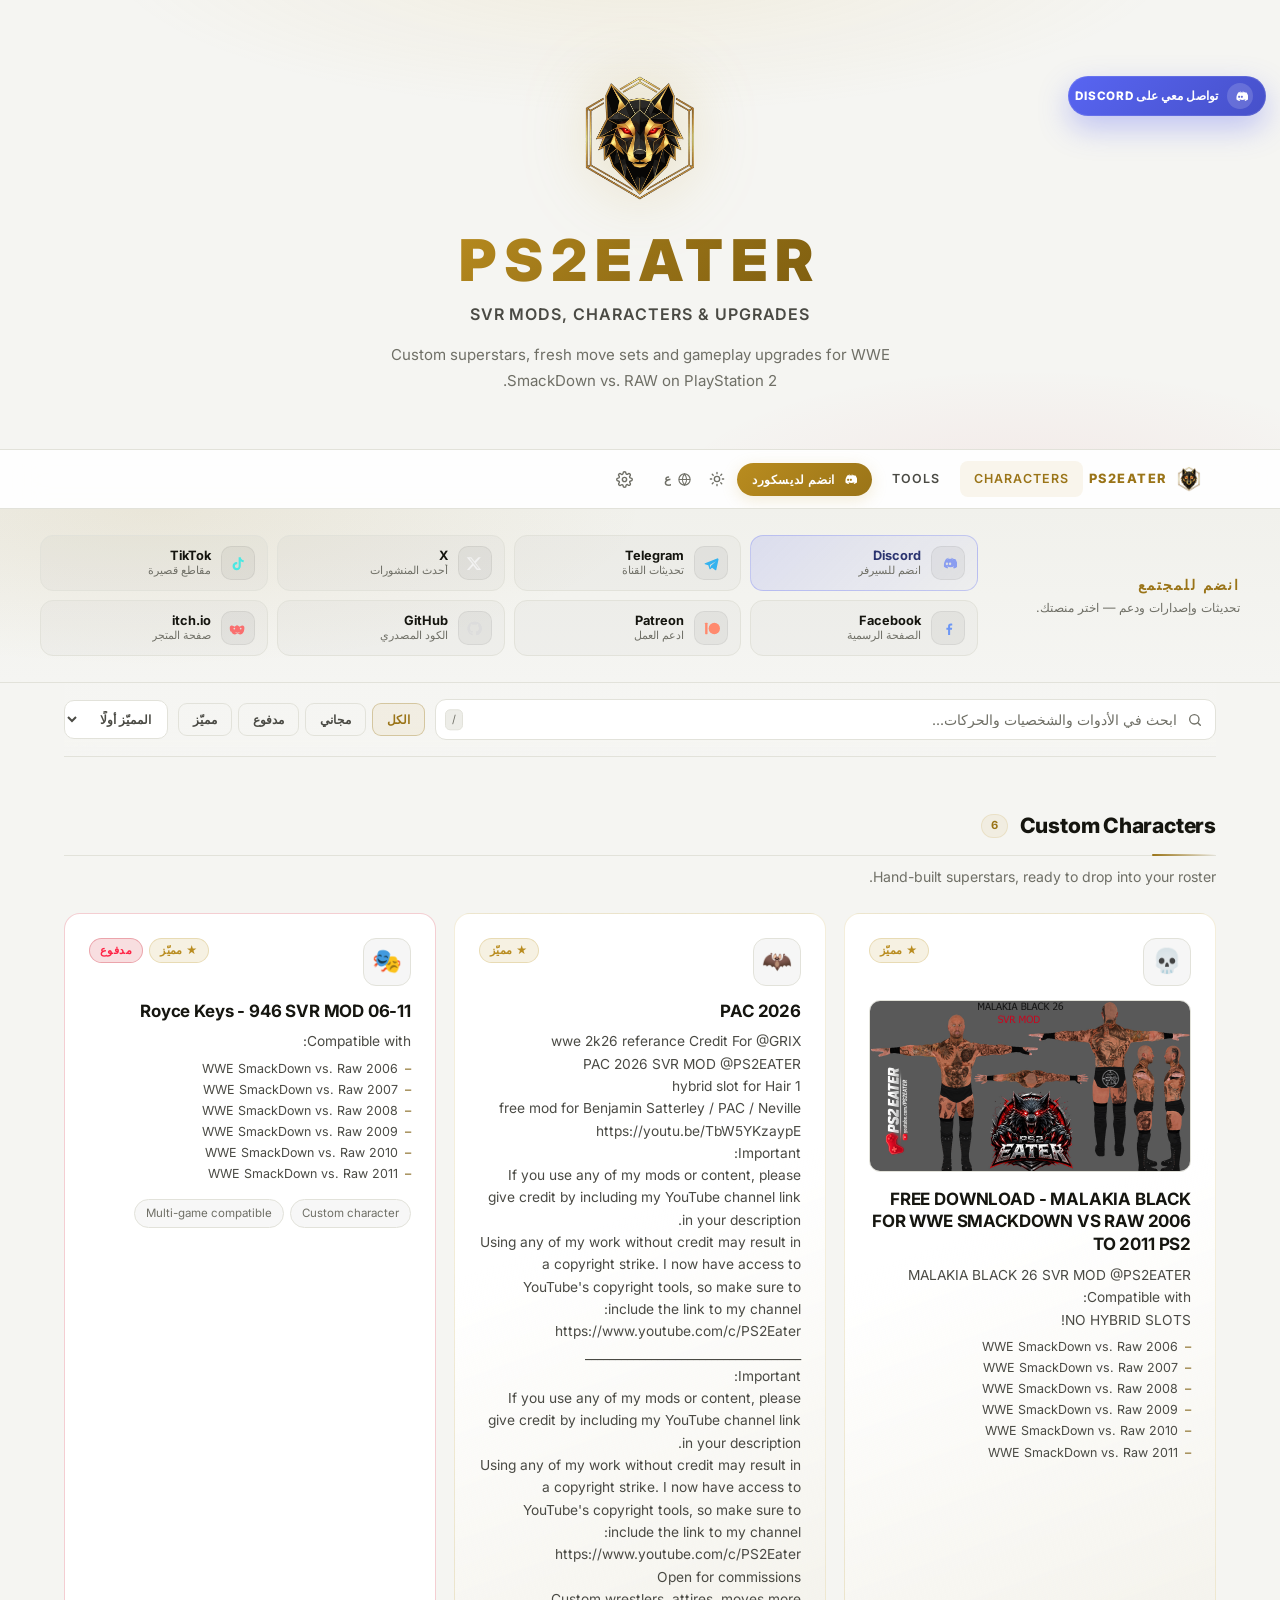
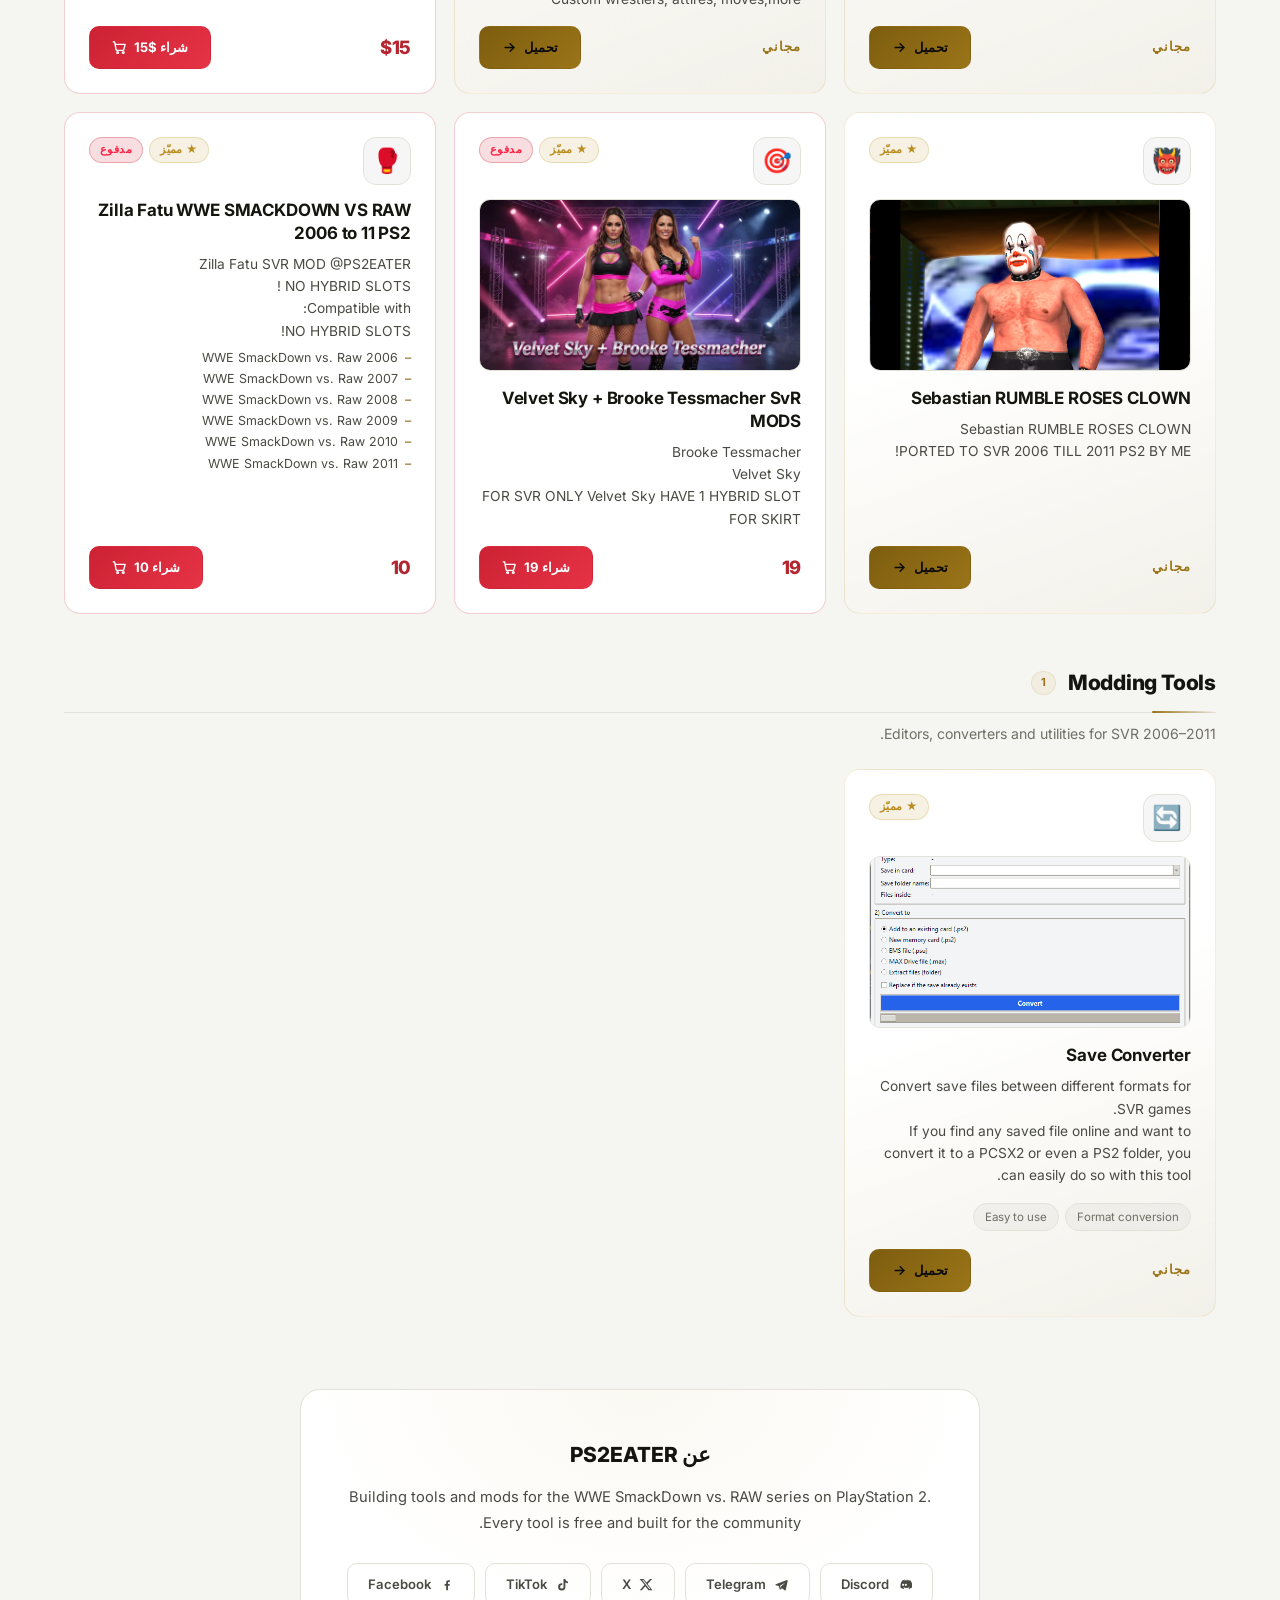
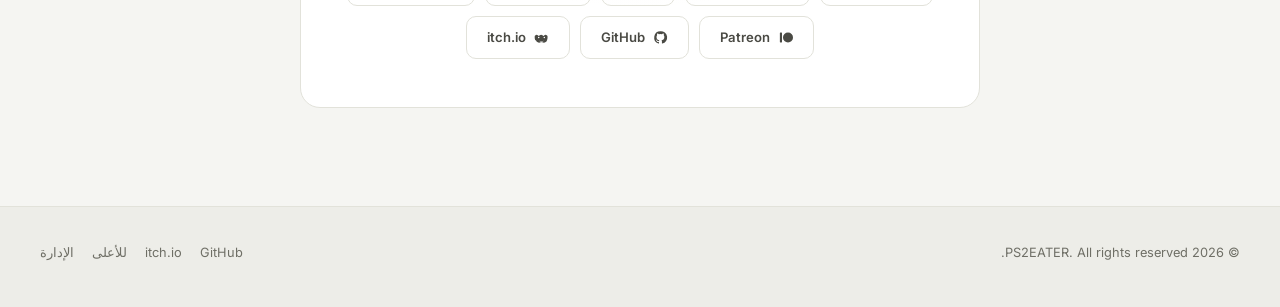
<file: _t-light-ar.html>
<!DOCTYPE html>
<html lang="en">
<head>
    <meta charset="UTF-8">
    <script>
        try {
            if (localStorage.getItem('ps2eater.theme') === 'light') {
                document.documentElement.setAttribute('data-theme', 'light');
            }
        } catch (e) { /* storage blocked */ }
    </script>
    <meta name="viewport" content="width=device-width, initial-scale=1.0">
    <title>PS2EATER - SVR Mods, Characters &amp; Upgrades</title>
    <meta name="description" content="Custom superstars, move packs, save editors and gameplay upgrades for WWE SmackDown vs. RAW on PlayStation 2. Built by the community.">
    <meta name="keywords" content="PS2EATER, SVR modding, WWE SmackDown vs Raw mods, SVR 2010 save editor, SVR Anim Editor X, PS2 texture swap, SVR move packs, custom characters PS2">
    <meta name="author" content="PS2EATER">
    <meta name="publisher" content="PS2EATER">
    <meta name="robots" content="index, follow, max-image-preview:large, max-snippet:-1">
    <meta name="theme-color" content="#0a0a0a">
    <meta name="apple-mobile-web-app-title" content="PS2EATER">
    <meta name="application-name" content="PS2EATER">
    <meta property="og:type" content="website">
    <meta property="og:site_name" content="PS2EATER">
    <meta property="og:title" content="PS2EATER - SVR Mods, Characters &amp; Upgrades">
    <meta property="og:description" content="Custom superstars, move packs, save editors and gameplay upgrades for WWE SmackDown vs. RAW on PlayStation 2.">
    <meta property="og:image" content="https://ps2eater.github.io/logo.png">
    <meta property="og:image:width" content="512">
    <meta property="og:image:height" content="512">
    <meta property="og:image:alt" content="PS2EATER logo">
    <meta property="og:url" id="og-url" content="https://ps2eater.github.io/">
    <meta property="og:locale" content="en_US">
    <meta name="twitter:card" content="summary_large_image">
    <meta name="twitter:title" content="PS2EATER - SVR Mods, Characters &amp; Upgrades">
    <meta name="twitter:description" content="Custom superstars, move packs, save editors and gameplay upgrades for WWE SmackDown vs. RAW on PlayStation 2.">
    <meta name="twitter:image" id="twitter-image" content="https://ps2eater.github.io/logo.png">
    <meta name="twitter:site" content="@amrheroher">
    <link rel="canonical" id="canonical-url" href="https://ps2eater.github.io/">
    <link rel="icon" href="logo.png" type="image/png">
    <link rel="apple-touch-icon" href="logo.png">
    <script type="application/ld+json" id="structured-data">{"@context":"https://schema.org","@graph":[{"@type":"WebSite","@id":"https://ps2eater.github.io/#website","url":"https://ps2eater.github.io/","name":"PS2EATER","description":"Custom superstars, move packs, save editors and gameplay upgrades for WWE SmackDown vs. RAW on PlayStation 2.","inLanguage":"en","publisher":{"@type":"Organization","name":"PS2EATER","url":"https://ps2eater.github.io/","logo":{"@type":"ImageObject","url":"https://ps2eater.github.io/logo.png"},"sameAs":["https://discord.gg/BvmDS3NWrB","https://www.patreon.com/PS2EATER","https://www.facebook.com/PS2EATER","https://t.me/ps2eater","https://www.tiktok.com/@ps2eater","https://x.com/amrheroher","https://github.com/ps2eater","https://amheroher.itch.io"]}}]}</script>
    <link rel="preconnect" href="https://fonts.googleapis.com">
    <link rel="preconnect" href="https://fonts.gstatic.com" crossorigin>
    <link rel="stylesheet" href="style.css">
</head>
<body>
<script>localStorage.setItem('ps2eater.theme','light');localStorage.setItem('ps2eater.lang','ar');</script>
<a class="skip-link" href="#main">Skip to content</a>

<div class="banner" id="banner" hidden>
    <span id="banner-text"></span>
    <button class="banner-close" id="banner-close" type="button" aria-label="Dismiss announcement">&times;</button>
</div>

<header class="hero" id="top">
    <div class="hero-content">
        <img src="logo.png" alt="PS2EATER" class="hero-logo" width="132" height="132">
        <h1 id="hero-title">PS2EATER</h1>
        <p class="tagline" id="hero-tagline">SVR Mods, Characters &amp; Upgrades</p>
        <p class="subtitle" id="hero-subtitle">Custom superstars, fresh move sets and gameplay upgrades for WWE SmackDown vs. RAW on PlayStation 2.</p>
    </div>
</header>

<nav class="nav-bar" aria-label="Sections">
    <div class="nav-inner">
        <a href="#top" class="nav-brand">
            <img src="logo.png" alt="" width="26" height="26">
            <span>PS2EATER</span>
        </a>
        <div class="nav-links" id="nav-links"></div>
        <div class="nav-tools">
        <a class="nav-cta" id="nav-discord" href="#" target="_blank" rel="noopener me" hidden>
            <svg viewBox="0 0 24 24" fill="currentColor" aria-hidden="true"><path d="M19.6 5.6A16 16 0 0 0 15.6 4l-.3.6a12 12 0 0 1 3.4 1.7 11.4 11.4 0 0 0-9.4 0A12 12 0 0 1 12.7 4.6L12.4 4A16 16 0 0 0 8.4 5.6C5.9 9.3 5.2 13 5.6 16.6a16 16 0 0 0 4.9 2.5l1-1.6a10.4 10.4 0 0 1-1.6-.8l.4-.3a11.4 11.4 0 0 0 9.4 0l.4.3a10.4 10.4 0 0 1-1.6.8l1 1.6a16 16 0 0 0 4.9-2.5c.5-4.2-.5-7.9-2.8-11zM9.8 14.4c-1 0-1.7-.9-1.7-1.9s.8-1.9 1.7-1.9 1.8.9 1.7 1.9c0 1-.8 1.9-1.7 1.9zm4.4 0c-1 0-1.7-.9-1.7-1.9s.8-1.9 1.7-1.9 1.8.9 1.7 1.9c0 1-.8 1.9-1.7 1.9z"/></svg>
            <span data-i18n="joinDiscord">Join Discord</span>
        </a>
        <button class="nav-icon" id="theme-toggle" type="button" aria-label="Switch theme" title="Switch theme">
            <svg class="ico-moon" viewBox="0 0 24 24" fill="none" stroke="currentColor" stroke-width="2" stroke-linecap="round" stroke-linejoin="round"><path d="M21 12.8A8.5 8.5 0 1 1 11.2 3a6.6 6.6 0 0 0 9.8 9.8Z"/></svg>
            <svg class="ico-sun" viewBox="0 0 24 24" fill="none" stroke="currentColor" stroke-width="2" stroke-linecap="round" stroke-linejoin="round"><circle cx="12" cy="12" r="4"/><path d="M12 2v2M12 20v2M2 12h2M20 12h2M4.9 4.9l1.4 1.4M17.7 17.7l1.4 1.4M19.1 4.9l-1.4 1.4M6.3 17.7l-1.4 1.4"/></svg>
        </button>
        <label class="lang-wrap" title="Language">
            <svg viewBox="0 0 24 24" fill="none" stroke="currentColor" stroke-width="1.8" aria-hidden="true"><circle cx="12" cy="12" r="9"/><path d="M3 12h18M12 3a15 15 0 0 1 0 18 15 15 0 0 1 0-18Z"/></svg>
            <select id="lang-select" aria-label="Language">
                <option value="en">EN</option>
                <option value="ar">ع</option>
                <option value="es">ES</option>
                <option value="hi">हि</option>
            </select>
        </label>
        <a class="nav-admin" href="admin.html" title="Admin dashboard" aria-label="Admin dashboard">
            <svg viewBox="0 0 24 24" fill="none" stroke="currentColor" stroke-width="2" stroke-linecap="round" stroke-linejoin="round"><circle cx="12" cy="12" r="3"/><path d="M19.4 15a1.65 1.65 0 0 0 .33 1.82l.06.06a2 2 0 1 1-2.83 2.83l-.06-.06a1.65 1.65 0 0 0-1.82-.33 1.65 1.65 0 0 0-1 1.51V21a2 2 0 1 1-4 0v-.09A1.65 1.65 0 0 0 9 19.4a1.65 1.65 0 0 0-1.82.33l-.06.06a2 2 0 1 1-2.83-2.83l.06-.06a1.65 1.65 0 0 0 .33-1.82 1.65 1.65 0 0 0-1.51-1H3a2 2 0 1 1 0-4h.09A1.65 1.65 0 0 0 4.6 9a1.65 1.65 0 0 0-.33-1.82l-.06-.06a2 2 0 1 1 2.83-2.83l.06.06A1.65 1.65 0 0 0 9 4.6a1.65 1.65 0 0 0 1-1.51V3a2 2 0 1 1 4 0v.09a1.65 1.65 0 0 0 1 1.51 1.65 1.65 0 0 0 1.82-.33l.06-.06a2 2 0 1 1 2.83 2.83l-.06.06A1.65 1.65 0 0 0 19.4 9v0a1.65 1.65 0 0 0 1.51 1H21a2 2 0 1 1 0 4h-.09a1.65 1.65 0 0 0-1.51 1z"/></svg>
        </a>
        </div>
    </div>
</nav>

<section class="social-band" id="community" aria-labelledby="community-title">
    <div class="social-band-inner">
        <div class="social-band-head">
            <h2 id="community-title" data-i18n="communityTitle">Join the community</h2>
            <p data-i18n="communitySub">Updates, drops and support - pick your platform.</p>
        </div>
        <div class="social-tiles" id="social-tiles"></div>
    </div>
</section>

<main id="main" class="page">
    <div class="toolbar">
        <div class="search">
            <svg viewBox="0 0 24 24" fill="none" stroke="currentColor" stroke-width="2" stroke-linecap="round"><circle cx="11" cy="11" r="7"/><path d="m20 20-3.5-3.5"/></svg>
            <input id="search" type="search" placeholder="Search tools, characters, moves..." data-i18n-ph="searchPlaceholder" autocomplete="off" aria-label="Search">
            <kbd>/</kbd>
        </div>
        <div class="chips" id="chips" role="group" aria-label="Filter">
            <button class="chip active" data-mode="all" data-i18n="all" type="button">All</button>
            <button class="chip" data-mode="free" data-i18n="free" type="button">Free</button>
            <button class="chip" data-mode="paid" data-i18n="paid" type="button">Paid</button>
            <button class="chip" data-mode="featured" data-i18n="featured" type="button">Featured</button>
        </div>
        <select class="sort" id="sort" aria-label="Sort by">
            <option value="featured" data-i18n="sortFeatured">Featured first</option>
            <option value="newest" data-i18n="sortNewest">Newest</option>
            <option value="name" data-i18n="sortName">Name A-Z</option>
            <option value="free" data-i18n="sortFree">Free first</option>
        </select>
    </div>

    <div id="content">
        <section class="section">
            <div class="grid">
                <div class="skeleton"><div class="sk-box"></div><div class="sk-line title"></div><div class="sk-line"></div><div class="sk-line short"></div></div>
                <div class="skeleton"><div class="sk-box"></div><div class="sk-line title"></div><div class="sk-line"></div><div class="sk-line short"></div></div>
                <div class="skeleton"><div class="sk-box"></div><div class="sk-line title"></div><div class="sk-line"></div><div class="sk-line short"></div></div>
            </div>
        </section>
    </div>

    <div class="state" id="empty-state" hidden>
        <div class="state-icon">&#128269;</div>
        <h3>No results</h3>
        <p data-i18n="noResultsText">Nothing matches your search. Try a different keyword or clear the filters.</p>
        <button class="btn btn-primary" type="button" id="reset-filters" data-i18n="clearFilters">Clear filters</button>
    </div>

    <div class="state" id="error-state" hidden>
        <div class="state-icon">&#9888;&#65039;</div>
        <h3 data-i18n="errorTitle">Could not load the catalogue</h3>
        <p id="error-detail">data.json could not be fetched. If you opened this page directly from disk, run it from a local server or the live site.</p>
        <button class="btn btn-primary" type="button" id="retry" data-i18n="retry">Try again</button>
    </div>

    <section class="section about-section" id="about">
        <div class="about-box">
            <h2><span data-i18n="about">About</span> <span id="about-name">PS2EATER</span></h2>
            <p id="about-text">Building tools and mods for the WWE SmackDown vs. RAW series on PlayStation 2. Every tool is free and built for the community.</p>
            <div class="social-links" id="social-links"></div>
        </div>
    </section>
</main>

<footer>
    <div class="footer-inner">
        <p class="footer-copy" id="footer-copy">&copy; 2026 PS2EATER. All rights reserved.</p>
        <div class="footer-links">
            <a href="https://github.com/ps2eater" id="footer-github" rel="noopener">GitHub</a>
            <a href="https://amheroher.itch.io" id="footer-itch" rel="noopener">itch.io</a>
            <a href="#top" data-i18n="backToTop">Back to top</a>
            <a href="admin.html" data-i18n="admin">Admin</a>
        </div>
    </div>
</footer>

<a class="contact-fab" id="contact-fab" href="https://discord.gg/BvmDS3NWrB" target="_blank" rel="noopener me" hidden>
    <span class="contact-fab-icon" aria-hidden="true">
        <svg viewBox="0 0 24 24" fill="currentColor"><path d="M19.6 5.6A16 16 0 0 0 15.6 4l-.3.6a12 12 0 0 1 3.4 1.7 11.4 11.4 0 0 0-9.4 0A12 12 0 0 1 12.7 4.6L12.4 4A16 16 0 0 0 8.4 5.6C5.9 9.3 5.2 13 5.6 16.6a16 16 0 0 0 4.9 2.5l1-1.6a10.4 10.4 0 0 1-1.6-.8l.4-.3a11.4 11.4 0 0 0 9.4 0l.4.3a10.4 10.4 0 0 1-1.6.8l1 1.6a16 16 0 0 0 4.9-2.5c.5-4.2-.5-7.9-2.8-11zM9.8 14.4c-1 0-1.7-.9-1.7-1.9s.8-1.9 1.7-1.9 1.8.9 1.7 1.9c0 1-.8 1.9-1.7 1.9zm4.4 0c-1 0-1.7-.9-1.7-1.9s.8-1.9 1.7-1.9 1.8.9 1.7 1.9c0 1-.8 1.9-1.7 1.9z"/></svg>
    </span>
    <span class="contact-fab-text"><span data-i18n="contactMe">Contact me on</span> <b>DISCORD</b></span>
</a>

<script>
(function () {
    'use strict';

    var DATA = null;
    var VIEW = { q: '', mode: 'all', sort: 'featured' };
    var DEFAULT_CATS = [
        { id: 'tools', nav: 'Tools', title: 'Modding Tools' },
        { id: 'characters', nav: 'Characters', title: 'Custom Characters' },
        { id: 'movepacks', nav: 'Move Packs', title: 'Move Packs' }
    ];
    var $ = function (sel, root) { return (root || document).querySelector(sel); };
    var $$ = function (sel, root) { return Array.prototype.slice.call((root || document).querySelectorAll(sel)); };

    /* ---------- language ---------- */
    var LANG = 'en';
    var THEME = 'dark';
    var I18N = {
        en: {
            communityTitle: 'Join the community',
            communitySub: 'Updates, drops and support - pick your platform.',
            searchPlaceholder: 'Search tools, characters, moves...',
            all: 'All', free: 'Free', paid: 'Paid', featured: 'Featured',
            sortFeatured: 'Featured first', sortNewest: 'Newest', sortName: 'Name A-Z', sortFree: 'Free first',
            download: 'Download', buy: 'Buy', comingSoon: 'Coming soon',
            about: 'About', backToTop: 'Back to top', admin: 'Admin',
            joinDiscord: 'Join Discord', contactMe: 'Contact me on',
            noResults: 'No results',
            noResultsText: 'Nothing matches your search. Try a different keyword or clear the filters.',
            nothing: 'Nothing published yet',
            nothingText: 'The catalogue is empty right now. Check back soon.',
            clearFilters: 'Clear filters',
            errorTitle: 'Could not load the catalogue',
            retry: 'Try again',
            subs: {
                discord: 'Join the server', telegram: 'Channel updates', x: 'Latest posts', tiktok: 'Short clips',
                facebook: 'Official page', patreon: 'Support the work', github: 'Source code', itch: 'Store page'
            }
        },
        ar: {
            communityTitle: 'انضم للمجتمع',
            communitySub: 'تحديثات وإصدارات ودعم — اختر منصتك.',
            searchPlaceholder: 'ابحث في الأدوات والشخصيات والحركات...',
            all: 'الكل', free: 'مجاني', paid: 'مدفوع', featured: 'مميّز',
            sortFeatured: 'المميّز أولًا', sortNewest: 'الأحدث', sortName: 'الاسم أ-ي', sortFree: 'المجاني أولًا',
            download: 'تحميل', buy: 'شراء', comingSoon: 'قريبًا',
            about: 'عن', backToTop: 'للأعلى', admin: 'الإدارة',
            joinDiscord: 'انضم لديسكورد', contactMe: 'تواصل معي على',
            noResults: 'لا توجد نتائج',
            noResultsText: 'لا شيء يطابق بحثك. جرّب كلمة أخرى أو امسح الفلاتر.',
            nothing: 'لا يوجد محتوى منشور بعد',
            nothingText: 'الكتالوج فاضي حاليًا. ارجع قريبًا.',
            clearFilters: 'مسح الفلاتر',
            errorTitle: 'تعذّر تحميل الكتالوج',
            retry: 'إعادة المحاولة',
            subs: {
                discord: 'انضم للسيرفر', telegram: 'تحديثات القناة', x: 'أحدث المنشورات', tiktok: 'مقاطع قصيرة',
                facebook: 'الصفحة الرسمية', patreon: 'ادعم العمل', github: 'الكود المصدري', itch: 'صفحة المتجر'
            }
        },
        es: {
            communityTitle: 'Únete a la comunidad',
            communitySub: 'Novedades, lanzamientos y soporte: elige tu plataforma.',
            searchPlaceholder: 'Buscar herramientas, personajes, movimientos...',
            all: 'Todo', free: 'Gratis', paid: 'De pago', featured: 'Destacado',
            sortFeatured: 'Destacados primero', sortNewest: 'Más recientes', sortName: 'Nombre A-Z', sortFree: 'Gratis primero',
            download: 'Descargar', buy: 'Comprar', comingSoon: 'Próximamente',
            about: 'Acerca de', backToTop: 'Volver arriba', admin: 'Admin',
            joinDiscord: 'Unirse a Discord', contactMe: 'Contáctame en',
            noResults: 'Sin resultados',
            noResultsText: 'Nada coincide con tu búsqueda. Prueba otra palabra o borra los filtros.',
            nothing: 'Nada publicado todavía',
            nothingText: 'El catálogo está vacío por ahora. Vuelve pronto.',
            clearFilters: 'Borrar filtros',
            errorTitle: 'No se pudo cargar el catálogo',
            retry: 'Reintentar',
            subs: {
                discord: 'Únete al servidor', telegram: 'Novedades del canal', x: 'Últimas publicaciones', tiktok: 'Clips cortos',
                facebook: 'Página oficial', patreon: 'Apoya el trabajo', github: 'Código fuente', itch: 'Tienda'
            }
        },
        hi: {
            communityTitle: 'समुदाय से जुड़ें',
            communitySub: 'अपडेट, रिलीज़ और सहायता — अपना प्लेटफ़ॉर्म चुनें।',
            searchPlaceholder: 'टूल, कैरेक्टर और मूव खोजें...',
            all: 'सभी', free: 'मुफ़्त', paid: 'पेड', featured: 'विशेष',
            sortFeatured: 'विशेष पहले', sortNewest: 'नवीनतम', sortName: 'नाम A-Z', sortFree: 'मुफ़्त पहले',
            download: 'डाउनलोड', buy: 'खरीदें', comingSoon: 'जल्द आ रहा है',
            about: 'के बारे में', backToTop: 'ऊपर जाएँ', admin: 'एडमिन',
            joinDiscord: 'डिस्कॉर्ड से जुड़ें', contactMe: 'मुझसे संपर्क करें',
            noResults: 'कोई परिणाम नहीं',
            noResultsText: 'आपकी खोज से कुछ मेल नहीं खाता। दूसरा शब्द आज़माएँ या फ़िल्टर हटाएँ।',
            nothing: 'अभी कुछ प्रकाशित नहीं',
            nothingText: 'कैटलॉग अभी खाली है। जल्द वापस आएँ।',
            clearFilters: 'फ़िल्टर हटाएँ',
            errorTitle: 'कैटलॉग लोड नहीं हो सका',
            retry: 'फिर कोशिश करें',
            subs: {
                discord: 'सर्वर से जुड़ें', telegram: 'चैनल अपडेट', x: 'नई पोस्ट', tiktok: 'छोटे क्लिप',
                facebook: 'आधिकारिक पेज', patreon: 'काम का समर्थन करें', github: 'सोर्स कोड', itch: 'स्टोर पेज'
            }
        }
    };

    function t(key) {
        var pack = I18N[LANG] || I18N.en;
        return pack[key] !== undefined ? pack[key] : (I18N.en[key] !== undefined ? I18N.en[key] : key);
    }
    function tsub(key) {
        var pack = I18N[LANG] || I18N.en;
        return (pack.subs && pack.subs[key]) || (I18N.en.subs && I18N.en.subs[key]) || '';
    }
    function applyI18n() {
        $$('[data-i18n]').forEach(function (el) { el.textContent = t(el.getAttribute('data-i18n')); });
        $$('[data-i18n-ph]').forEach(function (el) { el.placeholder = t(el.getAttribute('data-i18n-ph')); });
    }
    function applyTheme(theme) {
        THEME = theme === 'light' ? 'light' : 'dark';
        if (THEME === 'light') document.documentElement.setAttribute('data-theme', 'light');
        else document.documentElement.removeAttribute('data-theme');
        try { localStorage.setItem('ps2eater.theme', THEME); } catch (e) { /* ignore */ }
    }
    function applyLang(lang) {
        LANG = I18N[lang] ? lang : 'en';
        document.documentElement.setAttribute('lang', LANG);
        document.documentElement.setAttribute('dir', LANG === 'ar' ? 'rtl' : 'ltr');
        try { localStorage.setItem('ps2eater.lang', LANG); } catch (e) { /* ignore */ }
        var sel = $('#lang-select');
        if (sel) sel.value = LANG;
        if (DATA) render();
        else applyI18n();
    }
    function openDiscordPopup(e) {
        var fab = $('#contact-fab');
        var url = fab ? fab.href : '';
        if (!url) return;
        if (e && (e.metaKey || e.ctrlKey || e.shiftKey || e.altKey)) return;
        var w = 460, h = 700;
        var left = Math.max(0, Math.round((screen.width - w) / 2));
        var top = Math.max(0, Math.round((screen.height - h) / 2));
        var win = window.open(url, 'ps2eater_discord',
            'popup=yes,width=' + w + ',height=' + h + ',left=' + left + ',top=' + top + ',resizable=yes,scrollbars=yes');
        if (win) {
            if (e) e.preventDefault();
            win.focus();
        }
    }

    function esc(value) {
        return String(value === undefined || value === null ? '' : value).replace(/[&<>"']/g, function (c) {
            return { '&': '&amp;', '<': '&lt;', '>': '&gt;', '"': '&quot;', "'": '&#39;' }[c];
        });
    }
    function isPaid(item) {
        var p = String(item.price === undefined || item.price === null ? '' : item.price).trim().toLowerCase();
        return p !== '' && p !== 'free' && p !== '$0' && p !== '0';
    }
    function categories() {
        var list = Array.isArray(DATA && DATA.categories) && DATA.categories.length ? DATA.categories.slice() : DEFAULT_CATS.slice();
        return list.sort(function (a, b) { return (a.order || 0) - (b.order || 0); });
    }
    function itemsOf(cat) {
        var items = (DATA && Array.isArray(DATA[cat.id])) ? DATA[cat.id] : [];
        return items.filter(function (i) { return i && !i.hidden; });
    }

    function descriptionHTML(text) {
        if (!text) return '';
        var lines = String(text).split(/\r?\n/).map(function (l) { return l.trim(); }).filter(Boolean);
        var bullets = [];
        var prose = [];
        lines.forEach(function (line) {
            if (/^[-*\u2022]\s+/.test(line)) bullets.push(line.replace(/^[-*\u2022]\s+/, ''));
            else prose.push(line);
        });
        var html = prose.map(function (l) { return '<span>' + esc(l) + '</span>'; }).join('<br>');
        if (bullets.length) {
            html += '<ul>' + bullets.map(function (b) { return '<li>' + esc(b) + '</li>'; }).join('') + '</ul>';
        }
        return '<div class="card-desc">' + html + '</div>';
    }

    var ARROW = '<svg viewBox="0 0 24 24" fill="none" stroke="currentColor" stroke-width="2.4" stroke-linecap="round" stroke-linejoin="round"><path d="M5 12h14"/><path d="m13 6 6 6-6 6"/></svg>';
    var CART = '<svg viewBox="0 0 24 24" fill="none" stroke="currentColor" stroke-width="2.2" stroke-linecap="round" stroke-linejoin="round"><circle cx="9" cy="20" r="1.4"/><circle cx="18" cy="20" r="1.4"/><path d="M2 3h2.2l2.3 12.2a1.6 1.6 0 0 0 1.6 1.3h9.2a1.6 1.6 0 0 0 1.6-1.3L21 7H5.2"/></svg>';

    function cardHTML(item, cat) {
        var paid = isPaid(item);
        var soon = String(item.status || '') === 'soon';
        var classes = ['card'];
        if (paid) classes.push('card-paid');
        else if (item.featured) classes.push('card-featured');
        if (soon) classes.push('card-soon');

        var badges = '';
        if (item.version) badges += '<span class="card-badge">' + esc(item.version) + '</span>';
        if (item.featured) badges += '<span class="card-badge badge-star">&#9733; ' + esc(t('featured')) + '</span>';
        if (paid) badges += '<span class="card-badge badge-hot">' + esc(t('paid')) + '</span>';
        if (soon) badges += '<span class="card-badge badge-soon">' + esc(t('comingSoon')) + '</span>';

        var link = String(item.link || '').trim();
        var cta = soon
            ? '<span class="btn btn-soon">' + esc(t('comingSoon')) + '</span>'
            : link
                ? '<a class="btn ' + (paid ? 'btn-buy' : 'btn-primary') + '" href="' + esc(link) + '" target="_blank" rel="noopener noreferrer">' +
                  (paid ? esc(t('buy')) + ' ' + esc(item.price) + CART : esc(t('download')) + ARROW) + '</a>'
                : '<span class="btn btn-ghost" title="Link not published yet">' + esc(t('comingSoon')) + '</span>';

        var media = item.image
            ? '<img class="card-image" src="' + esc(item.image) + '" alt="' + esc(item.name) + '" loading="lazy" decoding="async" referrerpolicy="no-referrer" onerror="this.remove()">'
            : '';

        var features = Array.isArray(item.features) && item.features.length
            ? '<ul class="features">' + item.features.map(function (f) { return '<li>' + esc(f) + '</li>'; }).join('') + '</ul>'
            : '';

        var priceLine = paid
            ? '<div class="price-tag">' + esc(item.price) + '</div>'
            : '<div class="price-free">' + esc(t('free')) + '</div>';

        return '<article class="' + classes.join(' ') + '">' +
            '<div class="card-head">' +
                '<div class="card-icon" aria-hidden="true">' + esc(item.icon || '\uD83C\uDFAE') + '</div>' +
                '<div class="card-badges">' + badges + '</div>' +
            '</div>' +
            media +
            '<h3>' + esc(item.name || 'Untitled') + '</h3>' +
            descriptionHTML(item.description) +
            features +
            '<div class="card-foot">' + priceLine + cta + '</div>' +
        '</article>';
    }

    function matches(item, cat) {
        if (VIEW.mode === 'free' && isPaid(item)) return false;
        if (VIEW.mode === 'paid' && !isPaid(item)) return false;
        if (VIEW.mode === 'featured' && !item.featured) return false;
        if (VIEW.q) {
            var hay = []
                .concat([item.name, item.description, item.version, cat.title, cat.nav])
                .concat(item.features || [])
                .concat(item.tags || [])
                .join(' ')
                .toLowerCase();
            if (hay.indexOf(VIEW.q) === -1) return false;
        }
        return true;
    }

    function sortItems(list) {
        var copy = list.slice();
        copy.sort(function (a, b) {
            if (VIEW.sort === 'featured') {
                return (b.featured ? 1 : 0) - (a.featured ? 1 : 0) || String(a.name || '').localeCompare(String(b.name || ''));
            }
            if (VIEW.sort === 'name') return String(a.name || '').localeCompare(String(b.name || ''));
            if (VIEW.sort === 'newest') return String(b.updated || '').localeCompare(String(a.updated || ''));
            if (VIEW.sort === 'free') return (isPaid(a) ? 1 : 0) - (isPaid(b) ? 1 : 0);
            return 0;
        });
        return copy;
    }

    function renderNav() {
        var nav = $('#nav-links');
        nav.innerHTML = categories().filter(function (cat) {
            return itemsOf(cat).length > 0;
        }).map(function (cat) {
            return '<a class="nav-link" href="#' + esc(cat.id) + '">' + esc(cat.nav || cat.title || cat.id) + '</a>';
        }).join('');
    }

    function renderContent() {
        var host = $('#content');
        var cats = categories();
        var totalVisible = 0;
        var html = '';

        cats.forEach(function (cat) {
            var all = itemsOf(cat);
            if (!all.length) return;
            var list = sortItems(all.filter(function (i) { return matches(i, cat); }));
            totalVisible += list.length;
            if (!list.length) return;

            html += '<section class="section" id="' + esc(cat.id) + '">' +
                '<div class="section-head">' +
                    '<h2 class="section-title">' + esc(cat.title || cat.nav) +
                        '<span class="section-count">' + list.length + (list.length === all.length ? '' : ' / ' + all.length) + '</span>' +
                    '</h2>' +
                    (cat.blurb ? '<p class="section-blurb">' + esc(cat.blurb) + '</p>' : '') +
                '</div>' +
                '<div class="grid">' + list.map(function (item) { return cardHTML(item, cat); }).join('') + '</div>' +
            '</section>';
        });

        var anyItems = cats.some(function (c) { return itemsOf(c).length > 0; });
        if (!totalVisible) {
            host.innerHTML = '';
            $('#empty-state').hidden = false;
            $('#empty-state').querySelector('h3').textContent = anyItems ? t('noResults') : t('nothing');
            $('#empty-state').querySelector('p').textContent = anyItems
                ? t('noResultsText')
                : t('nothingText');
            $('#empty-state').querySelector('.state-icon').innerHTML = anyItems ? '&#128269;' : '&#128230;';
            return;
        }
        $('#empty-state').hidden = true;
        host.innerHTML = html;
    }

    function renderSiteChrome() {
        var site = DATA.site || {};
        var title = site.title || 'PS2EATER';
        document.title = title + (site.tagline ? ' - ' + site.tagline : '');
        if (site.subtitle) {
            var meta = document.querySelector('meta[name="description"]');
            if (meta) meta.setAttribute('content', site.subtitle);
        }
        $('#hero-title').textContent = title;
        if (site.tagline) $('#hero-tagline').textContent = site.tagline;
        if (site.subtitle) {
            var sub = $('#hero-subtitle');
            sub.textContent = site.subtitle;
            sub.hidden = false;
        }
        $('#about-name').textContent = title;
        if (site.about) $('#about-text').textContent = site.about;
        if (site.footer) $('#footer-copy').textContent = site.footer;

        var social = site.social || {};
        var icons = {
            discord: '<svg viewBox="0 0 24 24" fill="currentColor"><path d="M19.6 5.6A16 16 0 0 0 15.6 4l-.3.6a12 12 0 0 1 3.4 1.7 11.4 11.4 0 0 0-9.4 0A12 12 0 0 1 12.7 4.6L12.4 4A16 16 0 0 0 8.4 5.6C5.9 9.3 5.2 13 5.6 16.6a16 16 0 0 0 4.9 2.5l1-1.6a10.4 10.4 0 0 1-1.6-.8l.4-.3a11.4 11.4 0 0 0 9.4 0l.4.3a10.4 10.4 0 0 1-1.6.8l1 1.6a16 16 0 0 0 4.9-2.5c.5-4.2-.5-7.9-2.8-11zM9.8 14.4c-1 0-1.7-.9-1.7-1.9s.8-1.9 1.7-1.9 1.8.9 1.7 1.9c0 1-.8 1.9-1.7 1.9zm4.4 0c-1 0-1.7-.9-1.7-1.9s.8-1.9 1.7-1.9 1.8.9 1.7 1.9c0 1-.8 1.9-1.7 1.9z"/></svg>',
            github: '<svg viewBox="0 0 24 24" fill="currentColor"><path d="M12 2a10 10 0 0 0-3.2 19.5c.5.1.7-.2.7-.5v-1.9c-2.8.6-3.4-1.3-3.4-1.3-.4-1.2-1.1-1.5-1.1-1.5-.9-.6.1-.6.1-.6 1 .1 1.5 1 1.5 1 .9 1.6 2.4 1.1 3 .9.1-.7.4-1.1.6-1.4-2.2-.2-4.6-1.1-4.6-5 0-1.1.4-2 1-2.7-.1-.2-.4-1.3.1-2.7 0 0 .8-.3 2.7 1a9.4 9.4 0 0 1 5 0c1.9-1.3 2.7-1 2.7-1 .5 1.4.2 2.5.1 2.7.6.7 1 1.6 1 2.7 0 3.9-2.4 4.8-4.6 5 .4.3.7 1 .7 2v3c0 .3.2.6.7.5A10 10 0 0 0 12 2z"/></svg>',
            itch: '<svg viewBox="0 0 24 24" fill="currentColor"><path d="M3.1 16.2c.6 1.4 1.3 2.4 2.2 3.1 1 .8 2 1 3 1 .8 0 1.5-.2 2.2-.6.6-.4 1-.7 1.5-.7s.9.3 1.5.7c.7.4 1.4.6 2.2.6 1 0 2-.2 3-1 .9-.7 1.6-1.7 2.2-3.1.7-1.8 1-3.8.8-5.8-.1-1.3-1-2.4-2.3-2.6-1-.2-2 .1-2.8.7l-.9.7a8.6 8.6 0 0 1-.6.4l-1.6-1.3a3.4 3.4 0 0 0-2.1-.8c-.8 0-1.5.3-2.1.8l-1.6 1.3-.6-.4-.9-.7c-.8-.6-1.8-.9-2.8-.7-1.3.2-2.2 1.3-2.3 2.6-.2 2 .1 4 .8 5.8zm4.4-2.9a1.2 1.2 0 1 1 0-2.4 1.2 1.2 0 0 1 0 2.4zm9 0a1.2 1.2 0 1 1 0-2.4 1.2 1.2 0 0 1 0 2.4zM8.5 17.2c1.6.9 5.4.9 7 0 0 0-1.4 1.6-3.5 1.6s-3.5-1.6-3.5-1.6z"/></svg>'
        };
        var labels = { discord: 'Discord', github: 'GitHub', itch: 'itch.io' };
        var links = ['discord', 'github', 'itch'].filter(function (k) { return social[k] && String(social[k]).trim(); });
        $('#social-links').innerHTML = links.map(function (k) {
            return '<a class="social-btn" href="' + esc(social[k]) + '" target="_blank" rel="noopener noreferrer">' +
                (icons[k] || '') + labels[k] + '</a>';
        }).join('');
        if (social.github) $('#footer-github').href = social.github;
        else $('#footer-github').hidden = true;
        if (social.itch) $('#footer-itch').href = social.itch;
        else $('#footer-itch').hidden = true;

        var banner = $('#banner');
        if (site.announcementEnabled && site.announcement && !sessionStorage.getItem('ps2eater.banner.dismissed')) {
            $('#banner-text').textContent = site.announcement;
            banner.hidden = false;
        }

        renderCommunity(site.social || {});
        renderSeo(site);
    }

    var SOCIAL = [
        { key: 'discord', label: 'Discord', sub: 'Join the server', icon: '<svg viewBox="0 0 24 24" fill="currentColor"><path d="M19.6 5.6A16 16 0 0 0 15.6 4l-.3.6a12 12 0 0 1 3.4 1.7 11.4 11.4 0 0 0-9.4 0A12 12 0 0 1 12.7 4.6L12.4 4A16 16 0 0 0 8.4 5.6C5.9 9.3 5.2 13 5.6 16.6a16 16 0 0 0 4.9 2.5l1-1.6a10.4 10.4 0 0 1-1.6-.8l.4-.3a11.4 11.4 0 0 0 9.4 0l.4.3a10.4 10.4 0 0 1-1.6.8l1 1.6a16 16 0 0 0 4.9-2.5c.5-4.2-.5-7.9-2.8-11zM9.8 14.4c-1 0-1.7-.9-1.7-1.9s.8-1.9 1.7-1.9 1.8.9 1.7 1.9c0 1-.8 1.9-1.7 1.9zm4.4 0c-1 0-1.7-.9-1.7-1.9s.8-1.9 1.7-1.9 1.8.9 1.7 1.9c0 1-.8 1.9-1.7 1.9z"/></svg>' },
        { key: 'telegram', label: 'Telegram', sub: 'Channel updates', icon: '<svg viewBox="0 0 24 24" fill="currentColor"><path d="M21.7 4.3 2.9 11.6c-.9.3-.9 1.1 0 1.4l4.6 1.4 1.7 5.2c.2.7.6.8 1.1.4l2.5-1.9 4.7 3.4c.6.4 1.1.2 1.3-.6l3.1-14.4c.2-1-.4-1.4-1.2-1.2zM9.6 14.1l8.7-5.4-7.2 6.5-.3 3.1-1.2-4.2z"/></svg>' },
        { key: 'x', label: 'X', sub: 'Latest posts', icon: '<svg viewBox="0 0 24 24" fill="currentColor"><path d="M17.6 3h3.3l-7.2 8.2L21.5 21h-6.3l-5-6.1L4.6 21H1.3l7.6-8.7L1 3h6.4l4.6 5.7L17.6 3Zm-1.1 16h1.8L6.9 4.9H5L16.5 19Z"/></svg>' },
        { key: 'tiktok', label: 'TikTok', sub: 'Short clips', icon: '<svg viewBox="0 0 24 24" fill="currentColor"><path d="M16.6 3c.4 2.4 1.8 3.9 4.1 4.1v3c-1.5 0-2.9-.5-4.1-1.3v6.8A5.8 5.8 0 1 1 10.8 10c.3 0 .6 0 .9.1v3.1a2.7 2.7 0 1 0 1.9 2.6V3h3Z"/></svg>' },
        { key: 'facebook', label: 'Facebook', sub: 'Official page', icon: '<svg viewBox="0 0 24 24" fill="currentColor"><path d="M14.3 21v-7.1h2.5l.4-2.9h-2.9V9.2c0-.8.3-1.4 1.5-1.4h1.5V5.2c-.3 0-1.2-.1-2.2-.1-2.2 0-3.7 1.3-3.7 3.8V11H9v2.9h2.4V21h2.9Z"/></svg>' },
        { key: 'patreon', label: 'Patreon', sub: 'Support the work', icon: '<svg viewBox="0 0 24 24" fill="currentColor"><circle cx="16" cy="12" r="8"/><rect x="3" y="4" width="3.4" height="16" rx="0.7"/></svg>' },
        { key: 'github', label: 'GitHub', sub: 'Source code', icon: '<svg viewBox="0 0 24 24" fill="currentColor"><path d="M12 2a10 10 0 0 0-3.2 19.5c.5.1.7-.2.7-.5v-1.9c-2.8.6-3.4-1.3-3.4-1.3-.4-1.2-1.1-1.5-1.1-1.5-.9-.6.1-.6.1-.6 1 .1 1.5 1 1.5 1 .9 1.6 2.4 1.1 3 .9.1-.7.4-1.1.6-1.4-2.2-.2-4.6-1.1-4.6-5 0-1.1.4-2 1-2.7-.1-.2-.4-1.3.1-2.7 0 0 .8-.3 2.7 1a9.4 9.4 0 0 1 5 0c1.9-1.3 2.7-1 2.7-1 .5 1.4.2 2.5.1 2.7.6.7 1 1.6 1 2.7 0 3.9-2.4 4.8-4.6 5 .4.3.7 1 .7 2v3c0 .3.2.6.7.5A10 10 0 0 0 12 2z"/></svg>' },
        { key: 'itch', label: 'itch.io', sub: 'Store page', icon: '<svg viewBox="0 0 24 24" fill="currentColor"><path d="M3.1 16.2c.6 1.4 1.3 2.4 2.2 3.1 1 .8 2 1 3 1 .8 0 1.5-.2 2.2-.6.6-.4 1-.7 1.5-.7s.9.3 1.5.7c.7.4 1.4.6 2.2.6 1 0 2-.2 3-1 .9-.7 1.6-1.7 2.2-3.1.7-1.8 1-3.8.8-5.8-.1-1.3-1-2.4-2.3-2.6-1-.2-2 .1-2.8.7l-.9.7a8.6 8.6 0 0 1-.6.4l-1.6-1.3a3.4 3.4 0 0 0-2.1-.8c-.8 0-1.5.3-2.1.8l-1.6 1.3-.6-.4-.9-.7c-.8-.6-1.8-.9-2.8-.7-1.3.2-2.2 1.3-2.3 2.6-.2 2 .1 4 .8 5.8zm4.4-2.9a1.2 1.2 0 1 1 0-2.4 1.2 1.2 0 0 1 0 2.4zm9 0a1.2 1.2 0 1 1 0-2.4 1.2 1.2 0 0 1 0 2.4zM8.5 17.2c1.6.9 5.4.9 7 0 0 0-1.4 1.6-3.5 1.6s-3.5-1.6-3.5-1.6z"/></svg>' }
    ];

    function socialLinks(social) {
        return SOCIAL.filter(function (s) { return social[s.key] && String(social[s.key]).trim(); });
    }

    function renderCommunity(social) {
        var available = socialLinks(social || {});

        var tiles = $('#social-tiles');
        if (tiles) {
            tiles.innerHTML = available.map(function (s) {
                return '<a class="social-tile" data-brand="' + s.key + '" href="' + esc(social[s.key]) + '" target="_blank" rel="noopener me">' +
                    '<span class="social-tile-icon">' + s.icon + '</span>' +
                    '<span class="social-tile-text"><b>' + esc(s.label) + '</b><small>' + esc(tsub(s.key)) + '</small></span>' +
                    '<svg class="social-tile-arrow" viewBox="0 0 24 24" fill="none" stroke="currentColor" stroke-width="2.2" stroke-linecap="round" stroke-linejoin="round"><path d="M7 17 17 7"/><path d="M8 7h9v9"/></svg>' +
                '</a>';
            }).join('');
            var band = document.getElementById('community');
            if (band) band.hidden = !available.length;
        }

        var about = $('#social-links');
        if (about) {
            about.innerHTML = available.map(function (s) {
                return '<a class="social-btn" data-brand="' + s.key + '" href="' + esc(social[s.key]) + '" target="_blank" rel="noopener me">' +
                    s.icon + '<span>' + esc(s.label) + '</span></a>';
            }).join('');
        }

        var cta = $('#nav-discord');
        if (cta) {
            if (social.discord) { cta.href = social.discord; cta.hidden = false; }
            else { cta.hidden = true; }
        }
        var fab = $('#contact-fab');
        if (fab) {
            if (social.discord) { fab.href = social.discord; fab.hidden = false; }
            else { fab.hidden = true; }
        }
        if (social.github) { $('#footer-github').href = social.github; $('#footer-github').hidden = false; }
        if (social.itch) { $('#footer-itch').href = social.itch; $('#footer-itch').hidden = false; }
    }

    function renderSeo(site) {
        var origin = (location.protocol === 'http:' || location.protocol === 'https:') ? location.origin : 'https://ps2eater.github.io';
        var pageUrl = origin + (location.pathname === '/' ? '/' : location.pathname);
        var image = origin + '/logo.png';
        var title = site.title || 'PS2EATER';
        var description = site.subtitle || site.about || '';

        var canonical = document.getElementById('canonical-url');
        if (canonical) canonical.href = pageUrl;
        var ogUrl = document.getElementById('og-url');
        if (ogUrl) ogUrl.setAttribute('content', pageUrl);
        var ogImage = document.querySelector('meta[property="og:image"]');
        if (ogImage) ogImage.setAttribute('content', image);
        var twImage = document.getElementById('twitter-image');
        if (twImage) twImage.setAttribute('content', image);
        var ogTitle = document.querySelector('meta[property="og:title"]');
        if (ogTitle) ogTitle.setAttribute('content', title + (site.tagline ? ' - ' + site.tagline : ''));
        var twTitle = document.querySelector('meta[name="twitter:title"]');
        if (twTitle) twTitle.setAttribute('content', title + (site.tagline ? ' - ' + site.tagline : ''));
        if (description) {
            var ogDesc = document.querySelector('meta[property="og:description"]');
            if (ogDesc) ogDesc.setAttribute('content', description);
            var twDesc = document.querySelector('meta[name="twitter:description"]');
            if (twDesc) twDesc.setAttribute('content', description);
        }

        var ld = document.getElementById('structured-data');
        if (ld) ld.textContent = JSON.stringify(buildSchema(site, origin, pageUrl));
    }

    function buildSchema(site, origin, pageUrl) {
        var social = site.social || {};
        var sameAs = socialLinks(social).map(function (s) { return social[s.key]; });
        var list = [];
        categories().forEach(function (cat) {
            itemsOf(cat).forEach(function (item) {
                list.push({
                    '@type': 'ListItem',
                    position: list.length + 1,
                    name: item.name,
                    url: String(item.link || '').trim() || (pageUrl + '#' + cat.id)
                });
            });
        });

        var graph = [{
            '@type': 'WebSite',
            '@id': pageUrl + '#website',
            url: pageUrl,
            name: site.title || 'PS2EATER',
            description: site.subtitle || '',
            inLanguage: 'en',
            publisher: {
                '@type': 'Organization',
                name: site.title || 'PS2EATER',
                url: pageUrl,
                logo: { '@type': 'ImageObject', url: origin + '/logo.png' },
                sameAs: sameAs
            }
        }];
        if (list.length) {
            graph.push({ '@type': 'ItemList', name: 'Catalogue', numberOfItems: list.length, itemListElement: list.slice(0, 50) });
        }
        return { '@context': 'https://schema.org', '@graph': graph };
    }

    function render() {
        applyI18n();
        renderSiteChrome();
        renderNav();
        renderContent();
        spy();
    }

    /* ---------- nav highlighting ---------- */
    var activeLink = null;
    function spy() {
        var sections = Array.prototype.slice.call(document.querySelectorAll('#content .section'));
        if (!sections.length) return;
        var fromTop = window.scrollY + 160;
        var current = null;
        sections.forEach(function (s) { if (s.offsetTop <= fromTop) current = s.id; });
        if (!current) current = sections[0].id;
        document.querySelectorAll('.nav-link').forEach(function (link) {
            var on = link.getAttribute('href') === '#' + current;
            if (on && link !== activeLink) {
                link.classList.add('active');
                activeLink = link;
            } else if (!on) {
                link.classList.remove('active');
            }
        });
    }

    /* ---------- events ---------- */
    var searchEl = $('#search');
    var debounce;
    searchEl.addEventListener('input', function () {
        clearTimeout(debounce);
        var value = searchEl.value;
        debounce = setTimeout(function () {
            VIEW.q = value.trim().toLowerCase();
            renderContent();
            spy();
        }, 120);
    });

    $('#chips').addEventListener('click', function (e) {
        var btn = e.target.closest('.chip');
        if (!btn) return;
        document.querySelectorAll('.chip').forEach(function (c) { c.classList.remove('active'); });
        btn.classList.add('active');
        VIEW.mode = btn.dataset.mode;
        renderContent();
        spy();
    });

    $('#sort').addEventListener('change', function (e) {
        VIEW.sort = e.target.value;
        renderContent();
        spy();
    });

    $('#reset-filters').addEventListener('click', function () {
        searchEl.value = '';
        VIEW.q = '';
        VIEW.mode = 'all';
        document.querySelectorAll('.chip').forEach(function (c) { c.classList.toggle('active', c.dataset.mode === 'all'); });
        renderContent();
    });

    $('#retry').addEventListener('click', function () { load(true); });

    $('#banner-close').addEventListener('click', function () {
        $('#banner').hidden = true;
        sessionStorage.setItem('ps2eater.banner.dismissed', '1');
    });

    document.addEventListener('keydown', function (e) {
        var tag = (document.activeElement && document.activeElement.tagName) || '';
        var typing = tag === 'INPUT' || tag === 'TEXTAREA' || tag === 'SELECT';
        if (e.key === '/' && !typing) {
            e.preventDefault();
            searchEl.focus();
        }
        if (e.key === 'Escape' && document.activeElement === searchEl) {
            searchEl.value = '';
            VIEW.q = '';
            renderContent();
        }
    });

    var ticking = false;
    window.addEventListener('scroll', function () {
        if (ticking) return;
        ticking = true;
        requestAnimationFrame(function () { spy(); ticking = false; });
    }, { passive: true });

    /* ---------- data ---------- */
    function load(force) {
        $('#error-state').hidden = true;
        return fetch('data.json?v=' + Date.now(), { cache: 'no-store' })
            .then(function (res) {
                if (!res.ok) throw new Error('HTTP ' + res.status + ' while loading data.json');
                return res.json();
            })
            .then(function (data) {
                DATA = data || {};
                render();
            })
            .catch(function (err) {
                $('#content').innerHTML = '';
                $('#empty-state').hidden = true;
                $('#error-state').hidden = false;
                $('#error-detail').textContent = 'data.json could not be fetched (' + err.message + '). ' +
                    (location.protocol === 'file:' ? 'Serve the folder over HTTP instead of opening the file directly.' : 'Check that data.json exists in the repository root.');
            });
    }

    /* ---------- preferences ---------- */
    function setupPreferences() {
        var storedTheme = 'dark';
        var storedLang = 'en';
        try {
            storedTheme = localStorage.getItem('ps2eater.theme') === 'light' ? 'light' : 'dark';
            storedLang = localStorage.getItem('ps2eater.lang') || 'en';
        } catch (e) { /* storage blocked */ }

        applyTheme(storedTheme);
        applyLang(I18N[storedLang] ? storedLang : 'en');

        var themeBtn = $('#theme-toggle');
        if (themeBtn) {
            themeBtn.addEventListener('click', function () {
                applyTheme(THEME === 'light' ? 'dark' : 'light');
                themeBtn.setAttribute('aria-label', THEME === 'light' ? 'Switch to dark theme' : 'Switch to light theme');
            });
            themeBtn.setAttribute('aria-label', THEME === 'light' ? 'Switch to dark theme' : 'Switch to light theme');
        }

        var langSel = $('#lang-select');
        if (langSel) {
            langSel.value = LANG;
            langSel.addEventListener('change', function () { applyLang(langSel.value); });
        }

        var fab = $('#contact-fab');
        if (fab) fab.addEventListener('click', openDiscordPopup);
    }

    setupPreferences();
    load(false);
})();
</script>
</body>
</html>
</file>
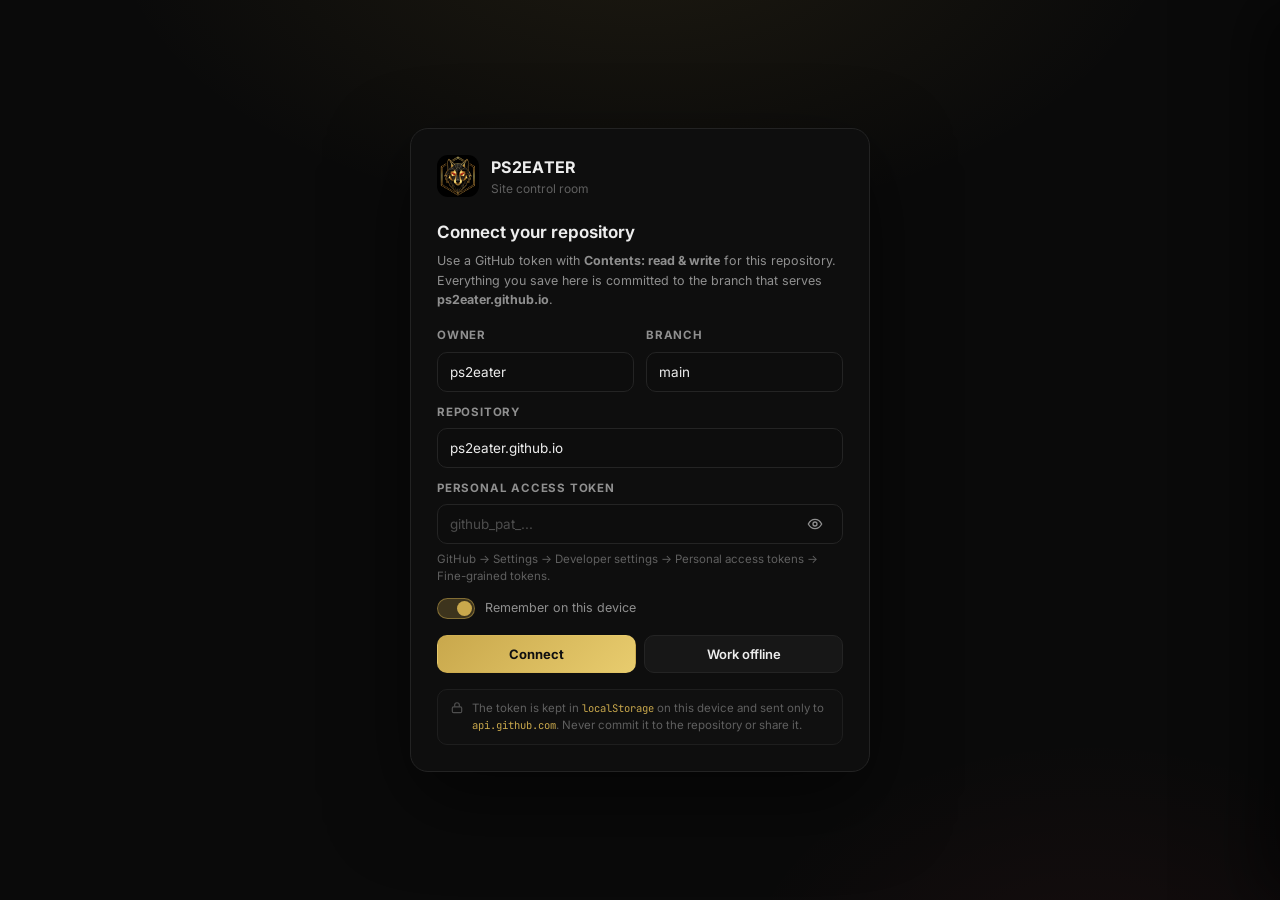
<file: admin.html>
<!DOCTYPE html>
<html lang="en">
<head>
<meta charset="UTF-8">
<meta name="viewport" content="width=device-width, initial-scale=1.0">
<title>PS2EATER - Control Room</title>
<meta name="robots" content="noindex, nofollow">
<link rel="icon" href="logo.png" type="image/png">
<link rel="preconnect" href="https://fonts.googleapis.com">
<link rel="preconnect" href="https://fonts.gstatic.com" crossorigin>
<link rel="stylesheet" href="admin.css">
</head>
<body>

<!-- ============================ LOGIN ============================ -->
<div class="login" id="login">
  <div class="login-card">
    <div class="login-brand">
      <img src="logo.png" alt="" width="42" height="42">
      <div>
        <h1>PS2EATER</h1>
        <p>Site control room</p>
      </div>
    </div>

    <h2>Connect your repository</h2>
    <p>Use a GitHub token with <b>Contents: read &amp; write</b> for this repository. Everything you save here is committed to the branch that serves <b>ps2eater.github.io</b>.</p>

    <form class="login-form" id="login-form" autocomplete="off">
      <div class="form-row">
        <div class="field">
          <label for="login-owner">Owner</label>
          <input class="input" id="login-owner" value="ps2eater" spellcheck="false">
        </div>
        <div class="field">
          <label for="login-branch">Branch</label>
          <input class="input" id="login-branch" value="main" spellcheck="false">
        </div>
      </div>
      <div class="field">
        <label for="login-repo">Repository</label>
        <input class="input" id="login-repo" value="ps2eater.github.io" spellcheck="false">
      </div>
      <div class="field">
        <label for="login-token">Personal access token</label>
        <div class="input-affix">
          <input class="input" id="login-token" type="password" placeholder="github_pat_..." spellcheck="false">
          <button class="btn-icon" type="button" id="toggle-token" title="Show token" aria-label="Show token">
            <svg viewBox="0 0 24 24" fill="none" stroke="currentColor" stroke-width="2"><path d="M2 12s3.6-7 10-7 10 7 10 7-3.6 7-10 7-10-7-10-7Z"/><circle cx="12" cy="12" r="3"/></svg>
          </button>
        </div>
        <span class="hint">GitHub → Settings → Developer settings → Personal access tokens → Fine-grained tokens.</span>
      </div>
      <label class="switch">
        <input type="checkbox" id="login-remember" checked>
        <span class="track"></span>
        <span>Remember on this device</span>
      </label>
      <div class="login-actions">
        <button class="btn btn-primary" type="submit" id="login-connect">Connect</button>
        <button class="btn" type="button" id="login-offline">Work offline</button>
      </div>
      <div class="secure-note">
        <svg viewBox="0 0 24 24" fill="none" stroke="currentColor" stroke-width="2"><rect x="4" y="10" width="16" height="10" rx="2"/><path d="M8 10V7a4 4 0 0 1 8 0v3"/></svg>
        <span>The token is kept in <code>localStorage</code> on this device and sent only to <code>api.github.com</code>. Never commit it to the repository or share it.</span>
      </div>
      <div class="hint error" id="login-status" hidden></div>
    </form>
  </div>
</div>

<!-- ============================ APP ============================ -->
<div class="app" id="app" hidden>
  <aside class="sidebar" id="sidebar">
    <div class="brand">
      <img src="logo.png" alt="" width="32" height="32">
      <div>
        <div class="brand-name">PS2EATER</div>
        <div class="brand-sub" id="brand-sub">Control room</div>
      </div>
    </div>

    <nav class="nav" aria-label="Main">
      <div class="nav-section">Dashboard</div>
      <button class="nav-item active" data-view="overview">
        <svg viewBox="0 0 24 24" fill="none" stroke="currentColor" stroke-width="1.9"><rect x="3" y="3" width="7" height="9" rx="1.5"/><rect x="14" y="3" width="7" height="5" rx="1.5"/><rect x="14" y="12" width="7" height="9" rx="1.5"/><rect x="3" y="16" width="7" height="5" rx="1.5"/></svg>
        Overview
      </button>
      <button class="nav-item" data-view="history">
        <svg viewBox="0 0 24 24" fill="none" stroke="currentColor" stroke-width="1.9"><path d="M3 12a9 9 0 1 0 3-6.7"/><path d="M3 4v5h5"/><path d="M12 8v4l3 2"/></svg>
        History
      </button>

      <div class="nav-section">Content</div>
      <div id="nav-content"></div>
      <button class="nav-item nav-add" id="btn-add-section" type="button">
        <svg viewBox="0 0 24 24" fill="none" stroke="currentColor" stroke-width="2" stroke-linecap="round"><path d="M12 5v14M5 12h14"/></svg>
        <span class="grow">Add section</span>
      </button>

      <div class="nav-section">Site</div>
      <button class="nav-item" data-view="sections">
        <svg viewBox="0 0 24 24" fill="none" stroke="currentColor" stroke-width="1.9" stroke-linecap="round"><path d="M4 7h16M4 12h16M4 17h10"/><path d="M18 15l3 3-3 3"/></svg>
        <span class="grow">Sections &amp; order</span>
      </button>
      <button class="nav-item" data-view="site">
        <svg viewBox="0 0 24 24" fill="none" stroke="currentColor" stroke-width="1.9"><circle cx="12" cy="12" r="9"/><path d="M3 12h18M12 3a15 15 0 0 1 0 18 15 15 0 0 1 0-18Z"/></svg>
        <span class="grow">Site settings</span>
      </button>
      <button class="nav-item" data-view="connection">
        <svg viewBox="0 0 24 24" fill="none" stroke="currentColor" stroke-width="1.9"><path d="M9 2v6M15 2v6"/><path d="M6 8h12v3a6 6 0 0 1-12 0Z"/><path d="M12 17v5"/></svg>
        <span class="grow">Connection</span>
      </button>
      <button class="nav-item" data-view="help">
        <svg viewBox="0 0 24 24" fill="none" stroke="currentColor" stroke-width="1.9"><circle cx="12" cy="12" r="9"/><path d="M9.5 9a2.5 2.5 0 1 1 3.5 2.3c-.7.4-1 .9-1 1.7"/><circle cx="12" cy="17" r="0.6" fill="currentColor"/></svg>
        <span class="grow">Help</span>
      </button>
    </nav>

    <div class="sidebar-foot">
      <button class="conn-chip" id="conn-chip" type="button">
        <span class="dot" id="conn-dot"></span>
        <span class="conn-text" id="conn-text">Not connected</span>
      </button>
    </div>
  </aside>

  <div class="main">
    <header class="topbar">
      <button class="btn-icon menu-btn" id="menu-toggle" aria-label="Menu">
        <svg viewBox="0 0 24 24" fill="none" stroke="currentColor" stroke-width="2"><path d="M4 6h16M4 12h16M4 18h16"/></svg>
      </button>
      <div class="crumbs" id="crumbs"><strong>Overview</strong></div>
      <div class="topbar-spacer"></div>
      <span class="pill" id="state-pill">Up to date</span>
      <a class="btn" href="index.html" target="_blank" rel="noopener" title="Open the public site">
        <svg viewBox="0 0 24 24" fill="none" stroke="currentColor" stroke-width="2"><path d="M14 3h7v7"/><path d="M21 3 10 14"/><path d="M19 14v5a2 2 0 0 1-2 2H5a2 2 0 0 1-2-2V7a2 2 0 0 1 2-2h5"/></svg>
        <span class="lbl">Preview</span>
      </a>
      <button class="btn btn-primary" id="btn-publish">
        <svg viewBox="0 0 24 24" fill="none" stroke="currentColor" stroke-width="2.1" stroke-linecap="round"><path d="M12 19V5"/><path d="m6 11 6-6 6 6"/></svg>
        <span class="lbl">Publish</span>
      </button>
    </header>

    <div class="content">
      <section class="view" id="view-overview">
        <div class="view-head">
          <div>
            <h1>Overview</h1>
            <p id="overview-sub">A quick read on what is live on the site.</p>
          </div>
          <div class="view-actions">
            <button class="btn" id="btn-reload">
              <svg viewBox="0 0 24 24" fill="none" stroke="currentColor" stroke-width="2"><path d="M3 12a9 9 0 1 0 3-6.7"/><path d="M3 4v5h5"/></svg>
              Reload from GitHub
            </button>
            <button class="btn btn-primary" id="btn-new-top">
              <svg viewBox="0 0 24 24" fill="none" stroke="currentColor" stroke-width="2.2" stroke-linecap="round"><path d="M12 5v14M5 12h14"/></svg>
              New item
            </button>
          </div>
        </div>
        <div id="overview-root"></div>
      </section>

      <section class="view" id="view-content" hidden>
        <div class="view-head">
          <div>
            <h1 id="content-title">Tools</h1>
            <p id="content-sub"></p>
          </div>
          <div class="view-actions">
            <button class="btn btn-primary" id="btn-new">
              <svg viewBox="0 0 24 24" fill="none" stroke="currentColor" stroke-width="2.2" stroke-linecap="round"><path d="M12 5v14M5 12h14"/></svg>
              New item
            </button>
          </div>
        </div>
        <div id="content-root"></div>
      </section>

      <section class="view" id="view-site" hidden>
        <div class="view-head">
          <div>
            <h1>Site settings</h1>
            <p>Text, links and section labels shown on the public page.</p>
          </div>
          <div class="view-actions">
            <button class="btn" id="btn-site-reset">Reset changes</button>
            <button class="btn btn-primary" id="btn-site-save">Save changes</button>
          </div>
        </div>
        <div id="site-root"></div>
      </section>

      <section class="view" id="view-sections" hidden>
        <div class="view-head">
          <div>
            <h1>Sections &amp; order</h1>
            <p>Drag a section to move it, or use the arrows. The first section shows first on the public page.</p>
          </div>
          <div class="view-actions">
            <button class="btn btn-primary" id="btn-sections-add">
              <svg viewBox="0 0 24 24" fill="none" stroke="currentColor" stroke-width="2.2" stroke-linecap="round"><path d="M12 5v14M5 12h14"/></svg>
              Add section
            </button>
          </div>
        </div>
        <div id="sections-root"></div>
      </section>

      <section class="view" id="view-history" hidden>
        <div class="view-head">
          <div>
            <h1>History</h1>
            <p>Commits that touched data.json. Restore any version into the editor, then publish when you are happy.</p>
          </div>
          <div class="view-actions">
            <button class="btn" id="btn-history-refresh">Refresh</button>
          </div>
        </div>
        <div id="history-root"></div>
      </section>

      <section class="view" id="view-connection" hidden>
        <div class="view-head">
          <div>
            <h1>Connection</h1>
            <p>Repository target, token and a live check of every request the dashboard makes.</p>
          </div>
        </div>
        <div id="connection-root"></div>
      </section>

      <section class="view" id="view-help" hidden>
        <div class="view-head">
          <div>
            <h1>Help</h1>
            <p>Setup, publishing and what to do when a request fails.</p>
          </div>
        </div>
        <div id="help-root"></div>
      </section>
    </div>
  </div>
</div>

<!-- ============================ EDITOR DRAWER ============================ -->
<div class="overlay" id="overlay"></div>
<aside class="drawer" id="drawer" role="dialog" aria-modal="true" aria-labelledby="drawer-title">
  <div class="drawer-head">
    <div class="drawer-title" id="drawer-title">Edit item</div>
    <div class="spacer"></div>
    <button class="btn-icon" id="drawer-close" aria-label="Close">
      <svg viewBox="0 0 24 24" fill="none" stroke="currentColor" stroke-width="2"><path d="M6 6l12 12M18 6 6 18"/></svg>
    </button>
  </div>

  <div class="drawer-body" id="drawer-body">
    <div class="field">
      <label for="f-name">Name <span style="color:var(--red)">*</span></label>
      <input class="input" id="f-name" placeholder="e.g. SVR 2012 Arena Pack" maxlength="90">
      <span class="hint" id="f-name-hint"></span>
    </div>

    <div class="form-row three">
      <div class="field">
        <label for="f-cat">Category</label>
        <select class="select" id="f-cat"></select>
      </div>
      <div class="field">
        <label for="f-version">Version</label>
        <input class="input" id="f-version" placeholder="v1.0" maxlength="20">
      </div>
      <div class="field">
        <label for="f-price-mode">Price</label>
        <select class="select" id="f-price-mode">
          <option value="free">Free</option>
          <option value="paid">Paid</option>
          <option value="soon">Coming soon</option>
        </select>
      </div>
    </div>

    <div class="field" id="f-price-wrap" hidden>
      <label for="f-price">Price amount</label>
      <input class="input" id="f-price" placeholder="$15" maxlength="16">
    </div>

    <div class="field">
      <label for="f-icon">Icon</label>
      <div class="input-group">
        <input class="input" id="f-icon" placeholder="Pick an emoji below or type one" maxlength="8" style="max-width:160px">
        <div class="muted" style="font-size:12px">Shown when an item has no image.</div>
      </div>
      <div class="icon-set-label">More icons</div>
      <div class="emoji-grid extra" id="emoji-grid-extra"></div>
      <div class="icon-set-label">Classic set</div>
      <div class="emoji-grid" id="emoji-grid"></div>
    </div>

    <div class="field">
      <label for="f-desc">Description</label>
      <textarea class="textarea" id="f-desc" placeholder="What does this item do? A line starting with - becomes a bullet."></textarea>
      <span class="hint">Plain text. Start a line with <code>-</code> to render it as a bullet in the card.</span>
    </div>

    <div class="field">
      <label for="f-features-input">Feature chips</label>
      <div class="chips-input" id="f-features">
        <input id="f-features-input" placeholder="Type a feature and press Enter">
      </div>
    </div>

    <div class="field">
      <label for="f-tags-input">Tags</label>
      <div class="chips-input" id="f-tags">
        <input id="f-tags-input" placeholder="Search keywords, press Enter">
      </div>
    </div>

    <div class="field">
      <label for="f-link">Download / store link</label>
      <input class="input" id="f-link" placeholder="https://amheroher.itch.io/..." spellcheck="false">
      <span class="hint" id="f-link-hint">Leave empty to show "Coming soon" on the site.</span>
    </div>

    <div class="field">
      <label>Image</label>
      <div class="image-field">
        <div class="image-preview" id="f-image-preview">+</div>
        <div style="flex:1;display:flex;flex-direction:column;gap:8px">
          <input class="input" id="f-image" placeholder="assets/my-image.png or https://..." spellcheck="false">
          <div class="row">
            <button class="btn btn-sm" type="button" id="f-image-upload">Upload to repo</button>
            <span class="hint" id="f-image-hint">JPG, PNG, WebP up to 2 MB.</span>
          </div>
        </div>
      </div>
    </div>

    <div class="divider"></div>

    <div class="row" style="gap:22px;flex-wrap:wrap">
      <label class="switch">
        <input type="checkbox" id="f-featured">
        <span class="track"></span>
        <span>Featured</span>
      </label>
      <label class="switch">
        <input type="checkbox" id="f-hidden">
        <span class="track"></span>
        <span>Hide from site</span>
      </label>
    </div>
  </div>

  <div class="drawer-foot">
    <button class="btn btn-danger" id="drawer-delete" type="button" hidden>
      <svg viewBox="0 0 24 24" fill="none" stroke="currentColor" stroke-width="2"><path d="M4 7h16M9 7V5h6v2M6 7l1 13h10l1-13"/></svg>
      Delete
    </button>
    <div class="spacer"></div>
    <button class="btn btn-ghost" id="drawer-cancel" type="button">Cancel</button>
    <button class="btn btn-primary" id="drawer-save" type="button">Save item</button>
  </div>
</aside>

<!-- ============================ MODAL ============================ -->
<div class="modal-wrap" id="modal" role="dialog" aria-modal="true">
  <div class="modal">
    <div class="modal-head">
      <h2 id="modal-title">Confirm</h2>
      <p id="modal-sub"></p>
    </div>
    <div class="modal-body" id="modal-body"></div>
    <div class="modal-foot" id="modal-foot"></div>
  </div>
</div>

<div class="toasts" id="toasts" aria-live="polite"></div>
<input type="file" id="file-import" accept="application/json" hidden>
<input type="file" id="file-image" accept="image/png,image/jpeg,image/webp,image/gif" hidden>

<script src="admin.js"></script>
</body>
</html>
</file>
<file: style.css>
@import url('https://fonts.googleapis.com/css2?family=Inter:wght@400;500;600;700;800;900&display=swap');

*, *::before, *::after { margin: 0; padding: 0; box-sizing: border-box; }

:root {
    --bg-primary: #0a0a0a;
    --bg-secondary: #0f0f0f;
    --bg-card: #161616;
    --bg-card-hover: #1a1a1a;
    --gold: #c9a84c;
    --gold-light: #e8cc6e;
    --gold-dark: #a8872e;
    --red: #cc2233;
    --red-glow: #ff2244;
    --text-primary: #f0f0f0;
    --text-secondary: #9a9a9a;
    --text-muted: #6a6a6a;
    --border: #222222;
    --border-gold: rgba(201, 168, 76, 0.3);
    --radius: 16px;
    --nav-h: 58px;
    --ease: cubic-bezier(0.22, 1, 0.36, 1);
}

html { scroll-behavior: smooth; scroll-padding-top: calc(var(--nav-h) + 64px); }

body {
    font-family: 'Inter', -apple-system, BlinkMacSystemFont, 'Segoe UI', sans-serif;
    background: var(--bg-primary);
    color: var(--text-primary);
    line-height: 1.6;
    min-height: 100vh;
    -webkit-font-smoothing: antialiased;
}

a { color: inherit; }
img { max-width: 100%; display: block; }
:focus-visible { outline: 2px solid var(--gold); outline-offset: 3px; border-radius: 6px; }

.skip-link {
    position: absolute; left: 16px; top: -60px; z-index: 200;
    background: var(--gold); color: #0a0a0a; font-weight: 700; font-size: 0.85rem;
    padding: 10px 18px; border-radius: 10px; text-decoration: none; transition: top 0.2s;
}
.skip-link:focus { top: 12px; }

/* ============ ANNOUNCEMENT ============ */
.banner {
    background: linear-gradient(135deg, var(--gold-dark), var(--gold));
    color: #0a0a0a;
    font-size: 0.85rem;
    font-weight: 600;
    display: flex;
    align-items: center;
    justify-content: center;
    gap: 16px;
    padding: 10px 48px 10px 20px;
    position: relative;
    text-align: center;
}
.banner a { color: #0a0a0a; text-decoration: underline; text-underline-offset: 2px; }
.banner[hidden] { display: none; }
.banner-close {
    position: absolute; right: 12px; top: 50%; transform: translateY(-50%);
    background: rgba(0, 0, 0, 0.12); border: none; color: #0a0a0a;
    width: 26px; height: 26px; border-radius: 50%; cursor: pointer;
    font-size: 15px; line-height: 1; display: grid; place-items: center;
}
.banner-close:hover { background: rgba(0, 0, 0, 0.22); }

/* ============ HERO ============ */
.hero {
    position: relative;
    display: flex;
    align-items: center;
    justify-content: center;
    text-align: center;
    overflow: hidden;
    border-bottom: 1px solid var(--border);
    padding: 72px 20px 56px;
}
.hero::before {
    content: '';
    position: absolute;
    inset: 0;
    background:
        radial-gradient(ellipse 60% 50% at 50% -10%, rgba(201, 168, 76, 0.12), transparent 70%),
        radial-gradient(ellipse 40% 40% at 80% 110%, rgba(204, 34, 51, 0.06), transparent 70%);
    pointer-events: none;
}
.hero::after {
    content: '';
    position: absolute;
    inset: 0;
    background-image:
        linear-gradient(rgba(255, 255, 255, 0.02) 1px, transparent 1px),
        linear-gradient(90deg, rgba(255, 255, 255, 0.02) 1px, transparent 1px);
    background-size: 56px 56px;
    mask-image: radial-gradient(ellipse 70% 60% at 50% 40%, #000 20%, transparent 75%);
    -webkit-mask-image: radial-gradient(ellipse 70% 60% at 50% 40%, #000 20%, transparent 75%);
    pointer-events: none;
}
.hero-content { position: relative; z-index: 1; max-width: 720px; }
.hero-logo {
    width: 132px; height: 132px; object-fit: contain;
    margin: 0 auto 26px;
    filter: drop-shadow(0 0 34px rgba(201, 168, 76, 0.32));
    transition: transform 0.5s var(--ease), filter 0.5s ease;
    animation: float 7s ease-in-out infinite;
}
.hero-logo:hover { transform: scale(1.06) rotate(-1deg); filter: drop-shadow(0 0 54px rgba(201, 168, 76, 0.55)); }
@keyframes float {
    0%, 100% { transform: translateY(0); }
    50% { transform: translateY(-8px); }
}
.hero h1 {
    font-size: clamp(2.4rem, 6vw, 3.6rem);
    font-weight: 900;
    letter-spacing: 0.14em;
    line-height: 1.05;
    background: linear-gradient(135deg, var(--gold-light) 10%, var(--gold) 45%, var(--gold-dark) 90%);
    -webkit-background-clip: text;
    background-clip: text;
    -webkit-text-fill-color: transparent;
    color: var(--gold);
}
.hero .tagline {
    font-size: clamp(0.82rem, 2vw, 1rem);
    color: var(--text-secondary);
    font-weight: 600;
    letter-spacing: 0.22em;
    text-transform: uppercase;
    margin-top: 12px;
}
.hero .subtitle {
    font-size: 0.94rem;
    color: var(--text-muted);
    max-width: 520px;
    margin: 14px auto 0;
    line-height: 1.7;
}

/* ============ NAV ============ */
.nav-bar {
    position: sticky;
    top: 0;
    z-index: 100;
    background: rgba(10, 10, 10, 0.82);
    backdrop-filter: blur(20px) saturate(160%);
    -webkit-backdrop-filter: blur(20px) saturate(160%);
    border-bottom: 1px solid var(--border);
}
.nav-inner {
    max-width: 1200px;
    margin: 0 auto;
    display: flex;
    align-items: center;
    gap: 6px;
    padding: 0 24px;
    height: var(--nav-h);
    overflow-x: auto;
    scrollbar-width: none;
}
.nav-inner::-webkit-scrollbar { display: none; }
.nav-brand {
    display: flex; align-items: center; gap: 9px;
    font-size: 0.8rem; font-weight: 800; letter-spacing: 0.12em;
    color: var(--gold); text-decoration: none; margin-right: 14px; white-space: nowrap;
}
.nav-brand img { width: 26px; height: 26px; object-fit: contain; border-radius: 6px; }
.nav-links { display: flex; align-items: center; gap: 6px; }
.nav-link {
    color: var(--text-secondary);
    text-decoration: none;
    font-size: 0.78rem;
    font-weight: 600;
    padding: 8px 14px;
    border-radius: 8px;
    transition: color 0.2s, background 0.2s;
    letter-spacing: 0.08em;
    text-transform: uppercase;
    white-space: nowrap;
}
.nav-link:hover { color: var(--text-primary); background: rgba(255, 255, 255, 0.04); }
.nav-link.active { color: var(--gold); background: rgba(201, 168, 76, 0.1); }
.nav-admin {
    margin-left: auto;
    display: grid; place-items: center;
    width: 34px; height: 34px; border-radius: 9px;
    color: var(--text-muted); text-decoration: none;
    border: 1px solid transparent;
    transition: color 0.2s, border-color 0.2s, background 0.2s;
    flex: 0 0 auto;
}
.nav-admin:hover { color: var(--gold); border-color: var(--border-gold); background: rgba(201, 168, 76, 0.06); }
.nav-admin svg { width: 17px; height: 17px; }

/* ============ LAYOUT ============ */
.page { max-width: 1200px; margin: 0 auto; padding: 0 24px 90px; }

/* ============ TOOLBAR ============ */
.toolbar {
    position: sticky;
    top: var(--nav-h);
    z-index: 90;
    display: flex;
    flex-wrap: wrap;
    align-items: center;
    gap: 10px;
    padding: 16px 0;
    background: linear-gradient(180deg, rgba(10, 10, 10, 0.97) 60%, rgba(10, 10, 10, 0.86));
    backdrop-filter: blur(14px);
    border-bottom: 1px solid var(--border);
    margin-bottom: 8px;
}
.search { position: relative; flex: 1 1 280px; min-width: 210px; }
.search svg {
    position: absolute; left: 13px; top: 50%; transform: translateY(-50%);
    width: 16px; height: 16px; color: var(--text-muted); pointer-events: none;
}
.search input {
    width: 100%;
    background: var(--bg-card);
    border: 1px solid var(--border);
    border-radius: 11px;
    padding: 11px 16px 11px 38px;
    color: var(--text-primary);
    font-family: inherit;
    font-size: 0.88rem;
    transition: border-color 0.2s, background 0.2s;
}
.search input::placeholder { color: var(--text-muted); }
.search input::-webkit-search-cancel-button { filter: invert(0.6); cursor: pointer; }
.search input:focus { outline: none; border-color: var(--border-gold); background: var(--bg-card-hover); }
.search kbd {
    position: absolute; right: 10px; top: 50%; transform: translateY(-50%);
    font-family: inherit; font-size: 0.68rem; color: var(--text-muted);
    border: 1px solid var(--border); border-radius: 5px; padding: 1px 6px;
    background: var(--bg-secondary); pointer-events: none;
}
.chips { display: flex; gap: 6px; flex-wrap: wrap; }
.chip {
    background: transparent;
    border: 1px solid var(--border);
    color: var(--text-secondary);
    font-family: inherit;
    font-size: 0.78rem;
    font-weight: 600;
    padding: 8px 14px;
    border-radius: 9px;
    cursor: pointer;
    transition: all 0.18s;
    white-space: nowrap;
}
.chip:hover { color: var(--text-primary); border-color: #333; }
.chip.active { color: var(--gold); border-color: var(--border-gold); background: rgba(201, 168, 76, 0.1); }
.sort {
    background: var(--bg-card);
    border: 1px solid var(--border);
    color: var(--text-secondary);
    font-family: inherit;
    font-size: 0.78rem;
    font-weight: 600;
    padding: 10px 12px;
    border-radius: 10px;
    cursor: pointer;
    transition: border-color 0.2s, color 0.2s;
}
.sort:hover { color: var(--text-primary); border-color: #333; }
.sort:focus { outline: none; border-color: var(--border-gold); }

/* ============ SECTIONS ============ */
.section { padding: 44px 0 8px; scroll-margin-top: calc(var(--nav-h) + 70px); }
.section[hidden] { display: none; }
.section-head { margin-bottom: 24px; }
.section-title {
    display: flex;
    align-items: center;
    gap: 12px;
    font-size: 1.32rem;
    font-weight: 800;
    letter-spacing: -0.01em;
    padding-bottom: 12px;
    border-bottom: 1px solid var(--border);
    position: relative;
}
.section-title::after {
    content: '';
    position: absolute; left: 0; bottom: -1px; width: 64px; height: 2px;
    background: linear-gradient(90deg, var(--gold), transparent);
    border-radius: 2px;
}
.section-count {
    font-size: 0.7rem;
    font-weight: 700;
    color: var(--gold);
    background: rgba(201, 168, 76, 0.1);
    border: 1px solid rgba(201, 168, 76, 0.18);
    padding: 2px 9px;
    border-radius: 20px;
    letter-spacing: 0;
}
.section-blurb { font-size: 0.88rem; color: var(--text-muted); margin-top: 10px; max-width: 620px; }

/* ============ GRID + CARDS ============ */
.grid { display: grid; grid-template-columns: repeat(auto-fill, minmax(310px, 1fr)); gap: 18px; }

.card {
    background: var(--bg-card);
    border: 1px solid var(--border);
    border-radius: var(--radius);
    padding: 24px;
    position: relative;
    display: flex;
    flex-direction: column;
    transition: transform 0.3s var(--ease), border-color 0.3s, background 0.3s, box-shadow 0.3s;
    overflow: hidden;
}
.card::before {
    content: '';
    position: absolute; top: 0; left: 0; right: 0; height: 2px;
    background: linear-gradient(90deg, transparent, var(--gold-dark), transparent);
    opacity: 0; transition: opacity 0.3s;
}
.card:hover {
    background: var(--bg-card-hover);
    border-color: var(--border-gold);
    transform: translateY(-4px);
    box-shadow: 0 16px 44px rgba(0, 0, 0, 0.45), 0 0 34px rgba(201, 168, 76, 0.05);
}
.card:hover::before { opacity: 1; }
.card-featured { background: linear-gradient(160deg, var(--bg-card) 40%, rgba(201, 168, 76, 0.05)); border-color: rgba(201, 168, 76, 0.2); }
.card-paid { border-color: rgba(204, 34, 51, 0.22); }
.card-paid:hover { border-color: rgba(204, 34, 51, 0.42); box-shadow: 0 16px 44px rgba(0, 0, 0, 0.45), 0 0 34px rgba(204, 34, 51, 0.06); }
.card-paid::before { background: linear-gradient(90deg, transparent, var(--red), transparent); }

.card-head { display: flex; align-items: flex-start; justify-content: space-between; gap: 12px; margin-bottom: 14px; }
.card-icon {
    width: 48px; height: 48px; border-radius: 13px;
    display: grid; place-items: center;
    font-size: 1.5rem;
    background: rgba(255, 255, 255, 0.04);
    border: 1px solid var(--border);
    flex: 0 0 auto;
}
.card-badges { display: flex; gap: 6px; flex-wrap: wrap; justify-content: flex-end; }
.card-badge {
    font-size: 0.68rem;
    font-weight: 700;
    padding: 3px 10px;
    border-radius: 20px;
    letter-spacing: 0.04em;
    background: rgba(201, 168, 76, 0.12);
    color: var(--gold);
    border: 1px solid rgba(201, 168, 76, 0.2);
    white-space: nowrap;
}
.badge-hot { background: rgba(204, 34, 51, 0.15); color: var(--red-glow); border-color: rgba(204, 34, 51, 0.3); }
.badge-star { background: rgba(201, 168, 76, 0.16); color: var(--gold-light); border-color: rgba(201, 168, 76, 0.3); }

.card-image {
    width: 100%; height: 172px; object-fit: cover;
    border-radius: 11px; margin-bottom: 16px;
    border: 1px solid var(--border);
    background: var(--bg-secondary);
}
.card h3 { font-size: 1.06rem; font-weight: 700; line-height: 1.35; margin-bottom: 8px; letter-spacing: -0.01em; }
.card-desc { font-size: 0.86rem; color: var(--text-secondary); line-height: 1.62; margin-bottom: 16px; }
.card-desc ul { list-style: none; margin: 7px 0 0; display: flex; flex-direction: column; gap: 3px; }
.card-desc li {
    font-size: 0.78rem;
    color: var(--text-secondary);
    display: flex;
    gap: 7px;
    line-height: 1.45;
}
.card-desc li::before { content: '\2013'; color: var(--gold-dark); flex: 0 0 auto; }
.features { list-style: none; display: flex; flex-wrap: wrap; gap: 6px; margin-bottom: 18px; }
.features li {
    font-size: 0.72rem;
    color: var(--text-muted);
    background: rgba(255, 255, 255, 0.04);
    padding: 4px 11px;
    border-radius: 20px;
    border: 1px solid var(--border);
}
.card-foot { margin-top: auto; display: flex; align-items: center; justify-content: space-between; gap: 12px; }
.price-tag { font-size: 1.15rem; font-weight: 800; color: var(--red-glow); letter-spacing: -0.02em; }
.price-free { font-size: 0.8rem; font-weight: 700; color: var(--gold); text-transform: uppercase; letter-spacing: 0.08em; }

.btn {
    display: inline-flex; align-items: center; justify-content: center; gap: 7px;
    text-decoration: none; font-weight: 700; font-size: 0.82rem;
    padding: 10px 22px; border-radius: 10px;
    transition: transform 0.2s, box-shadow 0.2s, background 0.2s, color 0.2s;
    border: 1px solid transparent; cursor: pointer; white-space: nowrap;
}
.btn svg { width: 15px; height: 15px; }
.btn-primary { background: linear-gradient(135deg, var(--gold-dark), var(--gold)); color: #0a0a0a; }
.btn-primary:hover { background: linear-gradient(135deg, var(--gold), var(--gold-light)); box-shadow: 0 6px 22px rgba(201, 168, 76, 0.28); transform: translateY(-1px); }
.btn-buy { background: linear-gradient(135deg, var(--red), #e63346); color: #fff; }
.btn-buy:hover { background: linear-gradient(135deg, #e63346, #ff4455); box-shadow: 0 6px 22px rgba(204, 34, 51, 0.3); transform: translateY(-1px); }
.btn-ghost { background: transparent; border-color: var(--border); color: var(--text-muted); cursor: default; }
.btn-ghost:hover { transform: none; box-shadow: none; }

/* ============ SKELETON ============ */
.skeleton { background: var(--bg-card); border: 1px solid var(--border); border-radius: var(--radius); padding: 24px; }
.sk-line {
    height: 11px; border-radius: 6px; margin-bottom: 10px;
    background: linear-gradient(90deg, #1c1c1c 25%, #262626 50%, #1c1c1c 75%);
    background-size: 400% 100%;
    animation: shimmer 1.5s infinite linear;
}
.sk-line.title { height: 16px; width: 62%; }
.sk-line.short { width: 38%; }
.sk-box { height: 44px; width: 44px; border-radius: 12px; margin-bottom: 16px;
    background: linear-gradient(90deg, #1c1c1c 25%, #262626 50%, #1c1c1c 75%);
    background-size: 400% 100%; animation: shimmer 1.5s infinite linear; }
@keyframes shimmer { 0% { background-position: 100% 0; } 100% { background-position: -100% 0; } }

/* ============ STATES ============ */
.state {
    text-align: center;
    padding: 64px 24px;
    border: 1px dashed var(--border);
    border-radius: var(--radius);
    color: var(--text-muted);
    background: rgba(255, 255, 255, 0.012);
}
.state[hidden] { display: none; }
.state-icon { font-size: 2rem; margin-bottom: 12px; opacity: 0.7; }
.state h3 { color: var(--text-primary); font-size: 1rem; margin-bottom: 6px; }
.state p { font-size: 0.86rem; max-width: 380px; margin: 0 auto 16px; line-height: 1.6; }
.state .btn { font-size: 0.8rem; }

/* ============ ABOUT ============ */
.about-section { padding-top: 64px; }
.about-box {
    background:
        radial-gradient(ellipse 70% 100% at 50% 0%, rgba(201, 168, 76, 0.07), transparent 70%),
        var(--bg-card);
    border: 1px solid var(--border);
    border-radius: 20px;
    padding: 48px 32px;
    text-align: center;
    max-width: 680px;
    margin: 0 auto;
}
.about-box h2 { font-size: 1.3rem; font-weight: 800; margin-bottom: 14px; }
.about-box p { color: var(--text-secondary); font-size: 0.92rem; margin-bottom: 26px; line-height: 1.75; }
.social-links { display: flex; gap: 10px; justify-content: center; flex-wrap: wrap; }
.social-btn {
    display: inline-flex; align-items: center; gap: 8px;
    color: var(--text-secondary); text-decoration: none;
    font-size: 0.82rem; font-weight: 600;
    padding: 10px 20px; border-radius: 10px;
    border: 1px solid var(--border);
    transition: all 0.2s;
}
.social-btn svg { width: 15px; height: 15px; }
.social-btn:hover { color: var(--gold); border-color: var(--border-gold); background: rgba(201, 168, 76, 0.06); transform: translateY(-1px); }

/* ============ FOOTER ============ */
footer {
    border-top: 1px solid var(--border);
    padding: 36px 24px 44px;
    background: var(--bg-secondary);
}
.footer-inner {
    max-width: 1200px; margin: 0 auto;
    display: flex; flex-wrap: wrap; align-items: center; justify-content: space-between;
    gap: 16px;
}
.footer-copy { font-size: 0.8rem; color: var(--text-muted); }
.footer-links { display: flex; gap: 18px; flex-wrap: wrap; }
.footer-links a {
    font-size: 0.8rem; color: var(--text-muted); text-decoration: none;
    transition: color 0.2s;
}
.footer-links a:hover { color: var(--gold); }

/* ============ NAV CTA ============ */
.nav-inner .nav-admin { margin-left: 8px; }
.nav-cta {
    display: inline-flex;
    align-items: center;
    gap: 7px;
    margin-left: auto;
    padding: 7px 15px;
    border-radius: 999px;
    font-size: 0.75rem;
    font-weight: 800;
    letter-spacing: 0.05em;
    color: #0a0a0a;
    text-decoration: none;
    background: linear-gradient(135deg, var(--gold-light), var(--gold));
    box-shadow: 0 4px 16px rgba(201, 168, 76, 0.22);
    white-space: nowrap;
    flex: 0 0 auto;
    transition: transform 0.2s var(--ease), box-shadow 0.2s, background 0.2s;
}
.nav-cta svg { width: 15px; height: 15px; }
.nav-cta:hover { transform: translateY(-1px); box-shadow: 0 8px 22px rgba(201, 168, 76, 0.36); }
.nav-cta[hidden] { display: none; }

/* ============ COMMUNITY BAND ============ */
.social-band {
    position: relative;
    background:
        radial-gradient(ellipse 55% 130% at 12% 0%, rgba(201, 168, 76, 0.09), transparent 70%),
        linear-gradient(180deg, #0d0d0d, var(--bg-primary));
    border-bottom: 1px solid var(--border);
    padding: 26px 24px;
}
.social-band[hidden] { display: none; }
.social-band-inner {
    max-width: 1200px;
    margin: 0 auto;
    display: flex;
    align-items: center;
    gap: 26px;
}
.social-band-head { flex: 0 0 236px; }
.social-band-head h2 {
    font-size: 0.88rem;
    font-weight: 800;
    letter-spacing: 0.15em;
    text-transform: uppercase;
    color: var(--gold);
    margin-bottom: 3px;
}
.social-band-head p { font-size: 0.78rem; color: var(--text-muted); line-height: 1.5; }

.social-tiles {
    flex: 1 1 auto;
    display: grid;
    grid-template-columns: repeat(auto-fit, minmax(190px, 1fr));
    gap: 9px;
}
.social-tile {
    --brand: var(--gold);
    --brand-glow: rgba(201, 168, 76, 0.28);
    display: flex;
    align-items: center;
    gap: 10px;
    padding: 10px 12px;
    border-radius: 13px;
    background: rgba(255, 255, 255, 0.025);
    border: 1px solid var(--border);
    text-decoration: none;
    color: inherit;
    position: relative;
    overflow: hidden;
    transition: transform 0.25s var(--ease), border-color 0.25s, background 0.25s, box-shadow 0.25s;
}
.social-tile:hover {
    transform: translateY(-3px);
    border-color: var(--brand);
    background: rgba(255, 255, 255, 0.05);
    box-shadow: 0 12px 28px rgba(0, 0, 0, 0.42), 0 0 22px var(--brand-glow);
}
.social-tile-icon {
    width: 34px; height: 34px;
    flex: 0 0 auto;
    display: grid; place-items: center;
    border-radius: 10px;
    background: rgba(255, 255, 255, 0.05);
    border: 1px solid rgba(255, 255, 255, 0.06);
    color: var(--brand);
    transition: background 0.25s, transform 0.25s var(--ease);
}
.social-tile-icon svg { width: 17px; height: 17px; }
.social-tile:hover .social-tile-icon { transform: scale(1.06); background: rgba(255, 255, 255, 0.09); }
.social-tile-text { display: flex; flex-direction: column; line-height: 1.25; min-width: 0; }
.social-tile-text b { font-size: 0.8rem; font-weight: 700; color: var(--text-primary); }
.social-tile-text small { font-size: 0.68rem; color: var(--text-muted); overflow: hidden; text-overflow: ellipsis; white-space: nowrap; }
.social-tile-arrow {
    width: 14px; height: 14px;
    margin-left: auto;
    flex: 0 0 auto;
    color: var(--text-muted);
    opacity: 0;
    transform: translate(-3px, 3px);
    transition: opacity 0.25s, transform 0.25s var(--ease), color 0.25s;
}
.social-tile:hover .social-tile-arrow { opacity: 1; transform: translate(0, 0); color: var(--brand); }

.social-tile[data-brand="discord"] {
    background: linear-gradient(135deg, rgba(114, 137, 218, 0.16), rgba(114, 137, 218, 0.03));
    border-color: rgba(114, 137, 218, 0.32);
    --brand: #8a9df0;
    --brand-glow: rgba(114, 137, 218, 0.35);
}
.social-tile[data-brand="discord"] .social-tile-text b { color: #dbe2ff; }
.social-tile[data-brand="telegram"] { --brand: #35b3ef; --brand-glow: rgba(41, 169, 235, 0.3); }
.social-tile[data-brand="x"] { --brand: #f2f2f2; --brand-glow: rgba(255, 255, 255, 0.18); }
.social-tile[data-brand="tiktok"] { --brand: #4be8e2; --brand-glow: rgba(37, 244, 238, 0.28); }
.social-tile[data-brand="facebook"] { --brand: #6d97f5; --brand-glow: rgba(74, 124, 240, 0.3); }
.social-tile[data-brand="patreon"] { --brand: #ff8a6e; --brand-glow: rgba(255, 106, 77, 0.3); }
.social-tile[data-brand="github"] { --brand: #dcdcdc; --brand-glow: rgba(255, 255, 255, 0.16); }
.social-tile[data-brand="itch"] { --brand: #fa6f6f; --brand-glow: rgba(250, 92, 92, 0.28); }

.social-btn[data-brand="discord"]:hover { color: #8a9df0; border-color: rgba(114, 137, 218, 0.45); background: rgba(114, 137, 218, 0.1); }
.social-btn[data-brand="patreon"]:hover { color: #ff8a6e; border-color: rgba(255, 106, 77, 0.4); background: rgba(255, 106, 77, 0.08); }
.social-btn[data-brand="github"]:hover { color: #e6e6e6; border-color: rgba(255, 255, 255, 0.22); background: rgba(255, 255, 255, 0.06); }

@media (max-width: 960px) {
    .nav-cta span { display: none; }
    .nav-cta { padding: 7px 11px; }
    .social-band-inner { flex-direction: column; align-items: stretch; gap: 16px; }
    .social-band-head { flex: 0 0 auto; }
}

/* ============ NAV TOOLS ============ */
.nav-tools { display: flex; align-items: center; gap: 4px; margin-left: auto; flex: 0 0 auto; }
.nav-inner .nav-cta { margin-left: 0; }
.nav-icon {
    width: 32px; height: 32px; border-radius: 9px;
    display: grid; place-items: center;
    background: transparent; border: 1px solid transparent;
    color: var(--text-muted); cursor: pointer;
    transition: color 0.2s, border-color 0.2s, background 0.2s;
}
.nav-icon svg { width: 16px; height: 16px; }
.nav-icon:hover { color: var(--gold); border-color: var(--border-gold); background: rgba(201, 168, 76, 0.06); }
.nav-icon .ico-sun { display: none; }
html[data-theme="light"] .nav-icon .ico-sun { display: block; }
html[data-theme="light"] .nav-icon .ico-moon { display: none; }

.lang-wrap {
    display: inline-flex; align-items: center; gap: 4px;
    height: 32px; padding: 0 4px 0 6px;
    border: 1px solid transparent; border-radius: 9px;
    color: var(--text-muted);
    transition: color 0.2s, border-color 0.2s, background 0.2s;
}
.lang-wrap svg { width: 15px; height: 15px; flex: 0 0 auto; }
.lang-wrap select {
    background: transparent; border: 0; color: inherit; font: inherit;
    font-size: 0.74rem; font-weight: 700; cursor: pointer;
    appearance: none; -webkit-appearance: none; padding: 0 2px;
}
.lang-wrap select option { color: #111; background: #fff; }
.lang-wrap:hover { color: var(--gold); border-color: var(--border-gold); background: rgba(201, 168, 76, 0.06); }

/* ============ FLOATING CONTACT ============ */
.contact-fab {
    position: fixed; right: 14px; top: 76px; z-index: 110;
    transform: none;
    display: inline-flex; align-items: center; gap: 9px;
    padding: 7px 13px 7px 7px;
    border-radius: 999px;
    background: linear-gradient(135deg, #5865f2, #4650c9);
    color: #fff; text-decoration: none;
    font-size: 0.73rem; font-weight: 600; letter-spacing: 0.01em;
    box-shadow: 0 12px 30px rgba(88, 101, 242, 0.34), inset 0 0 0 1px rgba(255, 255, 255, 0.1);
    transition: transform 0.25s var(--ease), box-shadow 0.25s;
}
.contact-fab[hidden] { display: none; }
.contact-fab-icon {
    width: 26px; height: 26px; border-radius: 50%;
    display: grid; place-items: center;
    background: rgba(255, 255, 255, 0.16);
}
.contact-fab-icon svg { width: 15px; height: 15px; }
.contact-fab-text { white-space: nowrap; }
.contact-fab-text b { font-weight: 800; letter-spacing: 0.06em; }
.contact-fab:hover {
    transform: translateX(-2px);
    box-shadow: 0 16px 36px rgba(88, 101, 242, 0.45), inset 0 0 0 1px rgba(255, 255, 255, 0.16);
}

/* ============ COMING SOON CARDS ============ */
.badge-soon { background: rgba(240, 180, 41, 0.14); color: #e0a92e; border-color: rgba(240, 180, 41, 0.3); }
.btn-soon {
    background: rgba(255, 255, 255, 0.04);
    color: var(--text-muted);
    border: 1px dashed var(--border);
    cursor: default;
}
.btn-soon:hover { transform: none; box-shadow: none; }
.card-soon { background: linear-gradient(160deg, var(--bg-card) 55%, rgba(240, 180, 41, 0.045)); }

/* ============ LIGHT THEME ============ */
html[data-theme="light"] {
    --bg-primary: #f5f5f2;
    --bg-secondary: #edede8;
    --bg-card: #ffffff;
    --bg-card-hover: #fbfbf8;
    --gold: #9a7418;
    --gold-light: #b98c1f;
    --gold-dark: #7d5d0f;
    --text-primary: #15150f;
    --text-secondary: #4a4a44;
    --text-muted: #6f6f66;
    --border: #e2e2da;
    --border-gold: rgba(154, 116, 24, 0.32);
}
html[data-theme="light"] .nav-bar { background: rgba(255, 255, 255, 0.88); }
html[data-theme="light"] .nav-link:hover { background: rgba(0, 0, 0, 0.05); }
html[data-theme="light"] .nav-cta { color: #ffffff; }
html[data-theme="light"] .social-band {
    background:
        radial-gradient(ellipse 55% 130% at 12% 0%, rgba(154, 116, 24, 0.09), transparent 70%),
        linear-gradient(180deg, #f1f1ec, #f5f5f2);
}
html[data-theme="light"] .social-tile { background: rgba(0, 0, 0, 0.022); }
html[data-theme="light"] .social-tile:hover { background: rgba(0, 0, 0, 0.05); }
html[data-theme="light"] .social-tile-icon { background: rgba(0, 0, 0, 0.045); border-color: rgba(0, 0, 0, 0.06); }
html[data-theme="light"] .social-tile[data-brand="discord"] {
    background: linear-gradient(135deg, rgba(88, 101, 242, 0.14), rgba(88, 101, 242, 0.03));
    border-color: rgba(88, 101, 242, 0.28);
}
html[data-theme="light"] .social-tile[data-brand="discord"] .social-tile-text b { color: #2b3470; }
html[data-theme="light"] .toolbar { background: linear-gradient(180deg, rgba(245, 245, 242, 0.97) 60%, rgba(245, 245, 242, 0.88)); }
html[data-theme="light"] .chip:hover { border-color: #cfcfc6; }
html[data-theme="light"] .card-icon { background: rgba(0, 0, 0, 0.035); }
html[data-theme="light"] .features li { background: rgba(0, 0, 0, 0.03); }
html[data-theme="light"] .sk-line,
html[data-theme="light"] .sk-box { background: linear-gradient(90deg, #ecece6 25%, #f7f7f2 50%, #ecece6 75%); background-size: 400% 100%; }
html[data-theme="light"] .state { background: rgba(0, 0, 0, 0.012); }
html[data-theme="light"] .btn-ghost { color: var(--text-muted); }
html[data-theme="light"] .btn-soon { background: rgba(0, 0, 0, 0.04); }
html[data-theme="light"] .hero::after { opacity: 0.45; }
html[data-theme="light"] .price-tag { color: #b3252f; }
html[data-theme="light"] .social-btn:hover,
html[data-theme="light"] .nav-icon:hover,
html[data-theme="light"] .lang-wrap:hover { background: rgba(154, 116, 24, 0.08); }

/* ============ RTL ============ */
[dir="rtl"] .search svg { left: auto; right: 13px; }
[dir="rtl"] .search input { padding: 11px 38px 11px 16px; }
[dir="rtl"] .search kbd { right: auto; left: 10px; }
[dir="rtl"] .section-title::after { left: auto; right: 0; }
[dir="rtl"] .hero .tagline { letter-spacing: 0.06em; }
[dir="rtl"] .social-tile-arrow { transform: scaleX(-1); }
[dir="rtl"] .social-tile:hover .social-tile-arrow { transform: scaleX(-1); }

/* ============ RESPONSIVE ============ */
@media (max-width: 768px) {
    .hero { padding: 48px 18px 40px; }
    .contact-fab {
        top: 68px; bottom: auto; right: 50%;
        transform: translateX(50%);
        padding: 6px 12px 6px 6px;
        font-size: 0.7rem;
    }
    .contact-fab:hover { transform: translateX(50%) translateY(-2px); }
    .social-band { padding: 20px 16px; }
    .social-tiles { grid-template-columns: repeat(auto-fit, minmax(146px, 1fr)); gap: 8px; }
    .social-tile { padding: 9px 10px; gap: 8px; }
    .social-tile-icon { width: 30px; height: 30px; }
    .social-tile-text small { display: none; }
    .hero-logo { width: 96px; height: 96px; margin-bottom: 20px; }
    .search kbd { display: none; }
    .page { padding: 0 16px 60px; }
    .grid { grid-template-columns: 1fr; }
    .nav-inner { padding: 0 14px; }
    .nav-brand span { display: none; }
    .toolbar { top: var(--nav-h); padding: 12px 0; }
    .sort { order: 3; flex: 1; }
    .chips { order: 2; }
    .card { padding: 20px; }
    .about-box { padding: 34px 22px; }
}

@media (prefers-reduced-motion: reduce) {
    html { scroll-behavior: auto; }
    *, *::before, *::after { animation-duration: 0.001ms !important; animation-iteration-count: 1 !important; transition-duration: 0.001ms !important; }
}
</file>
<file: admin.css>
@import url('https://fonts.googleapis.com/css2?family=Inter:wght@400;500;600;700;800&family=JetBrains+Mono:wght@400;500&display=swap');

*, *::before, *::after { margin: 0; padding: 0; box-sizing: border-box; }

:root {
  --bg: #0a0a0a;
  --panel: #121212;
  --panel-2: #171717;
  --panel-3: #1c1c1c;
  --line: #242424;
  --line-soft: #1b1b1b;
  --text: #ededed;
  --muted: #8f8f8f;
  --dim: #5f5f5f;
  --gold: #c9a84c;
  --gold-2: #e8cc6e;
  --gold-dim: rgba(201, 168, 76, 0.12);
  --red: #ff4d5e;
  --green: #3ecf8e;
  --blue: #5b9dff;
  --amber: #f0b429;
  --radius: 14px;
  --radius-sm: 10px;
  --shadow: 0 18px 50px rgba(0, 0, 0, 0.55);
  --sidebar: 244px;
  --topbar: 64px;
  --ease: cubic-bezier(0.22, 1, 0.36, 1);
}

html, body { height: 100%; }

body {
  font-family: 'Inter', -apple-system, BlinkMacSystemFont, 'Segoe UI', sans-serif;
  background: var(--bg);
  color: var(--text);
  font-size: 14px;
  line-height: 1.5;
  -webkit-font-smoothing: antialiased;
}

a { color: inherit; }
button, input, select, textarea { font-family: inherit; font-size: inherit; color: inherit; }
button { cursor: pointer; }
svg { display: block; }
::selection { background: rgba(201, 168, 76, 0.28); }
:focus-visible { outline: 2px solid var(--gold); outline-offset: 2px; border-radius: 6px; }
[hidden] { display: none !important; }

::-webkit-scrollbar { width: 10px; height: 10px; }
::-webkit-scrollbar-track { background: transparent; }
::-webkit-scrollbar-thumb { background: #2a2a2a; border-radius: 20px; border: 2px solid var(--bg); }
::-webkit-scrollbar-thumb:hover { background: #383838; }

/* ============ BUTTONS ============ */
.btn {
  display: inline-flex;
  align-items: center;
  justify-content: center;
  gap: 7px;
  height: 38px;
  padding: 0 16px;
  border-radius: var(--radius-sm);
  border: 1px solid var(--line);
  background: var(--panel-2);
  color: var(--text);
  font-size: 13px;
  font-weight: 600;
  white-space: nowrap;
  transition: background 0.16s, border-color 0.16s, color 0.16s, transform 0.16s;
}
.btn:hover { background: var(--panel-3); border-color: #333; }
.btn:active { transform: translateY(1px); }
.btn svg { width: 15px; height: 15px; }
.btn-primary {
  background: linear-gradient(135deg, var(--gold), var(--gold-2));
  border-color: transparent;
  color: #101010;
  font-weight: 700;
}
.btn-primary:hover { background: linear-gradient(135deg, var(--gold-2), #f3e0a0); border-color: transparent; box-shadow: 0 6px 22px rgba(201, 168, 76, 0.22); }
.btn-primary:disabled { opacity: 0.45; cursor: not-allowed; box-shadow: none; }
.btn-ghost { background: transparent; }
.btn-ghost:hover { background: var(--panel-2); }
.btn-danger { color: var(--red); border-color: rgba(255, 77, 94, 0.28); background: rgba(255, 77, 94, 0.07); }
.btn-danger:hover { background: rgba(255, 77, 94, 0.14); border-color: rgba(255, 77, 94, 0.45); }
.btn-sm { height: 30px; padding: 0 11px; font-size: 12px; border-radius: 8px; }
.btn-sm svg { width: 13px; height: 13px; }
.btn-icon { width: 34px; height: 34px; padding: 0; border-radius: 9px; background: transparent; border-color: transparent; color: var(--muted); }
.btn-icon:hover { color: var(--text); background: var(--panel-2); border-color: var(--line); }
.btn-icon svg { width: 16px; height: 16px; }

/* ============ INPUTS ============ */
.field { display: flex; flex-direction: column; gap: 7px; }
.field > label, .label {
  font-size: 11.5px;
  font-weight: 700;
  letter-spacing: 0.07em;
  text-transform: uppercase;
  color: var(--muted);
  display: flex;
  align-items: center;
  gap: 6px;
}
.field .hint { font-size: 11.5px; color: var(--dim); line-height: 1.5; }
.field .hint.error { color: var(--red); }
.input, .select, .textarea {
  width: 100%;
  height: 40px;
  padding: 0 12px;
  background: #0d0d0d;
  border: 1px solid var(--line);
  border-radius: var(--radius-sm);
  color: var(--text);
  font-size: 13.5px;
  transition: border-color 0.16s, background 0.16s;
}
.textarea { height: auto; min-height: 96px; padding: 10px 12px; resize: vertical; line-height: 1.6; }
.select { appearance: none; padding-right: 34px;
  background-image: url("data:image/svg+xml,%3Csvg xmlns='http://www.w3.org/2000/svg' width='16' height='16' viewBox='0 0 24 24' fill='none' stroke='%23888' stroke-width='2.4' stroke-linecap='round'%3E%3Cpath d='m6 9 6 6 6-6'/%3E%3C/svg%3E");
  background-repeat: no-repeat; background-position: right 10px center; cursor: pointer;
}
.input::placeholder, .textarea::placeholder { color: #4d4d4d; }
.input:hover, .select:hover, .textarea:hover { border-color: #333; }
.input:focus, .select:focus, .textarea:focus { outline: none; border-color: rgba(201, 168, 76, 0.55); background: #101010; box-shadow: 0 0 0 3px rgba(201, 168, 76, 0.08); }
.input.invalid { border-color: rgba(255, 77, 94, 0.5); }
.input[readonly] { color: var(--muted); }

.input-group { display: flex; gap: 8px; align-items: center; }
.input-affix { position: relative; display: flex; align-items: center; }
.input-affix .input { padding-right: 42px; }
.input-affix .btn-icon { position: absolute; right: 4px; }

/* ============ LAYOUT ============ */
.app { display: flex; min-height: 100vh; }

.sidebar {
  width: var(--sidebar);
  flex: 0 0 var(--sidebar);
  background: #0c0c0c;
  border-right: 1px solid var(--line-soft);
  display: flex;
  flex-direction: column;
  position: fixed;
  inset: 0 auto 0 0;
  z-index: 40;
}
.brand { display: flex; align-items: center; gap: 10px; padding: 18px 18px 16px; border-bottom: 1px solid var(--line-soft); }
.brand img { width: 32px; height: 32px; border-radius: 9px; object-fit: contain; background: #000; }
.brand-name { font-size: 13px; font-weight: 800; letter-spacing: 0.1em; color: var(--gold); }
.brand-sub { font-size: 10.5px; color: var(--dim); letter-spacing: 0.04em; margin-top: 1px; }

.nav { padding: 12px 10px; display: flex; flex-direction: column; gap: 2px; overflow-y: auto; flex: 1; }
.nav-section { font-size: 10px; font-weight: 700; letter-spacing: 0.1em; text-transform: uppercase; color: #4a4a4a; padding: 14px 10px 7px; }
.nav-item {
  display: flex;
  align-items: center;
  gap: 10px;
  width: 100%;
  padding: 9px 10px;
  border-radius: 9px;
  border: 1px solid transparent;
  background: transparent;
  color: var(--muted);
  font-size: 13px;
  font-weight: 500;
  text-align: left;
  transition: background 0.15s, color 0.15s;
}
.nav-item svg { width: 16px; height: 16px; flex: 0 0 auto; opacity: 0.85; }
.nav-item:hover { background: #141414; color: var(--text); }
.nav-item.active { background: var(--gold-dim); color: var(--gold); border-color: rgba(201, 168, 76, 0.16); font-weight: 600; }
.nav-item .count {
  margin-left: auto;
  font-size: 11px;
  font-weight: 700;
  color: var(--dim);
  background: #191919;
  border-radius: 20px;
  padding: 1px 7px;
  min-width: 22px;
  text-align: center;
}
.nav-item.active .count { color: var(--gold); background: rgba(201, 168, 76, 0.14); }

.nav-add {
  margin-top: 4px;
  border: 1px dashed #2a2a2a;
  color: var(--dim);
  background: transparent;
  width: 100%;
}
.nav-add:hover { color: var(--gold); border-color: rgba(201, 168, 76, 0.3); background: rgba(201, 168, 76, 0.05); }
.nav-add svg { color: inherit; }

.btn-icon.danger:hover { color: var(--red); border-color: rgba(255, 77, 94, 0.3); background: rgba(255, 77, 94, 0.08); }

.sidebar-foot { padding: 12px; border-top: 1px solid var(--line-soft); }
.conn-chip {
  display: flex; align-items: center; gap: 8px;
  padding: 9px 10px; border-radius: 9px;
  background: #111; border: 1px solid var(--line-soft);
  font-size: 11.5px; color: var(--muted);
  width: 100%; text-align: left;
}
.conn-chip:hover { border-color: #2e2e2e; color: var(--text); }
.dot { width: 7px; height: 7px; border-radius: 50%; background: var(--dim); flex: 0 0 auto; }
.dot.ok { background: var(--green); box-shadow: 0 0 0 3px rgba(62, 207, 142, 0.12); }
.dot.warn { background: var(--amber); box-shadow: 0 0 0 3px rgba(240, 180, 41, 0.12); }
.dot.err { background: var(--red); box-shadow: 0 0 0 3px rgba(255, 77, 94, 0.12); }
.conn-text { overflow: hidden; text-overflow: ellipsis; white-space: nowrap; }

.main { flex: 1; margin-left: var(--sidebar); min-width: 0; display: flex; flex-direction: column; }

.topbar {
  height: var(--topbar);
  display: flex;
  align-items: center;
  gap: 12px;
  padding: 0 24px;
  border-bottom: 1px solid var(--line-soft);
  background: rgba(10, 10, 10, 0.88);
  backdrop-filter: blur(12px);
  position: sticky;
  top: 0;
  z-index: 30;
}
.crumbs { display: flex; align-items: center; gap: 8px; font-size: 13px; color: var(--dim); min-width: 0; }
.crumbs strong { color: var(--text); font-weight: 600; white-space: nowrap; overflow: hidden; text-overflow: ellipsis; }
.crumbs svg { width: 13px; height: 13px; opacity: 0.5; }
.topbar-spacer { flex: 1; }
.pill {
  display: inline-flex; align-items: center; gap: 6px;
  font-size: 11.5px; font-weight: 600;
  padding: 5px 10px; border-radius: 20px;
  border: 1px solid var(--line);
  color: var(--muted); background: var(--panel);
  white-space: nowrap;
}
.pill.dirty { color: var(--amber); border-color: rgba(240, 180, 41, 0.28); background: rgba(240, 180, 41, 0.08); }
.pill.dirty::before { content: ''; width: 6px; height: 6px; border-radius: 50%; background: var(--amber); }
.pill.ok { color: var(--green); border-color: rgba(62, 207, 142, 0.26); background: rgba(62, 207, 142, 0.07); }

.content { padding: 26px 24px 64px; max-width: 1320px; width: 100%; }
.view[hidden] { display: none; }
.view-head { display: flex; align-items: flex-start; justify-content: space-between; gap: 16px; margin-bottom: 22px; flex-wrap: wrap; }
.view-head h1 { font-size: 21px; font-weight: 700; letter-spacing: -0.01em; }
.view-head p { color: var(--muted); font-size: 13px; margin-top: 4px; max-width: 620px; }
.view-actions { display: flex; gap: 8px; align-items: center; flex-wrap: wrap; }

/* ============ CARDS ============ */
.card {
  background: var(--panel);
  border: 1px solid var(--line-soft);
  border-radius: var(--radius);
  padding: 18px;
}
.card-head { display: flex; align-items: center; justify-content: space-between; gap: 12px; margin-bottom: 14px; }
.card-title { font-size: 13.5px; font-weight: 650; letter-spacing: -0.005em; }
.card-sub { font-size: 12px; color: var(--dim); margin-top: 2px; }

.stat-grid { display: grid; grid-template-columns: repeat(auto-fit, minmax(190px, 1fr)); gap: 12px; margin-bottom: 16px; }
.stat {
  background: linear-gradient(170deg, #141414, #101010);
  border: 1px solid var(--line-soft);
  border-radius: var(--radius);
  padding: 16px 18px;
  position: relative;
  overflow: hidden;
}
.stat::after {
  content: ''; position: absolute; right: -30px; top: -30px; width: 90px; height: 90px;
  border-radius: 50%; background: radial-gradient(circle, rgba(201, 168, 76, 0.1), transparent 70%);
}
.stat-label { font-size: 11.5px; color: var(--muted); font-weight: 600; letter-spacing: 0.03em; display: flex; align-items: center; gap: 6px; }
.stat-label svg { width: 14px; height: 14px; opacity: 0.7; }
.stat-value { font-size: 27px; font-weight: 700; letter-spacing: -0.03em; margin-top: 8px; line-height: 1; }
.stat-meta { font-size: 11.5px; color: var(--dim); margin-top: 8px; }
.stat-meta b { color: var(--muted); font-weight: 600; }

.grid-2 { display: grid; grid-template-columns: 1.35fr 1fr; gap: 14px; align-items: start; }
.stack { display: flex; flex-direction: column; gap: 14px; }

.bar-row { display: flex; align-items: center; gap: 12px; margin-bottom: 14px; }
.bar-label { width: 92px; font-size: 12.5px; color: var(--muted); flex: 0 0 auto; }
.bar { height: 7px; border-radius: 20px; background: #1e1e1e; flex: 1; overflow: hidden; }
.bar span { display: block; height: 100%; border-radius: 20px; background: linear-gradient(90deg, var(--gold), var(--gold-2)); transition: width 0.5s var(--ease); }
.bar-row.g2 .bar span { background: linear-gradient(90deg, #6a8cff, #8fb0ff); }
.bar-row.g3 .bar span { background: linear-gradient(90deg, #d1503f, #ff7a63); }
.bar-val { width: 34px; text-align: right; font-size: 12.5px; font-weight: 600; color: var(--text); }

.check-list { display: flex; flex-direction: column; gap: 2px; }
.check {
  display: flex; align-items: flex-start; gap: 10px;
  padding: 9px 8px; border-radius: 9px; font-size: 12.5px;
  transition: background 0.15s;
}
.check:hover { background: #161616; }
.check-icon { width: 18px; height: 18px; border-radius: 50%; display: grid; place-items: center; flex: 0 0 auto; margin-top: 1px; }
.check-icon svg { width: 11px; height: 11px; stroke-width: 3; }
.check.ok .check-icon { background: rgba(62, 207, 142, 0.14); color: var(--green); }
.check.warn .check-icon { background: rgba(240, 180, 41, 0.14); color: var(--amber); }
.check.err .check-icon { background: rgba(255, 77, 94, 0.14); color: var(--red); }
.check-body { flex: 1; min-width: 0; color: var(--muted); }
.check-body b { color: var(--text); font-weight: 600; display: block; font-size: 12.5px; }
.check-body span { font-size: 11.5px; color: var(--dim); }

.empty {
  text-align: center;
  padding: 46px 20px;
  color: var(--dim);
  font-size: 13px;
}
.empty svg { width: 26px; height: 26px; margin: 0 auto 10px; opacity: 0.4; }
.empty b { display: block; color: var(--muted); font-weight: 600; margin-bottom: 4px; font-size: 13.5px; }

/* ============ TOOLBAR ============ */
.toolbar { display: flex; align-items: center; gap: 8px; margin-bottom: 12px; flex-wrap: wrap; }
.search-box { position: relative; flex: 1 1 260px; min-width: 200px; }
.search-box svg { position: absolute; left: 11px; top: 50%; transform: translateY(-50%); width: 15px; height: 15px; color: var(--dim); }
.search-box .input { padding-left: 34px; height: 38px; }
.seg {
  display: inline-flex;
  padding: 3px;
  gap: 2px;
  background: #0d0d0d;
  border: 1px solid var(--line);
  border-radius: 10px;
  height: 38px;
  align-items: center;
}
.seg button {
  height: 30px; padding: 0 12px; border: 0; border-radius: 7px;
  background: transparent; color: var(--muted); font-size: 12.5px; font-weight: 600;
  transition: background 0.15s, color 0.15s;
}
.seg button:hover { color: var(--text); }
.seg button.active { background: var(--panel-3); color: var(--text); box-shadow: 0 1px 0 rgba(255, 255, 255, 0.04) inset; }
.seg button.active.gold { color: var(--gold); background: var(--gold-dim); }

/* ============ TABLE ============ */
.table-wrap {
  background: var(--panel);
  border: 1px solid var(--line-soft);
  border-radius: var(--radius);
  overflow: hidden;
}
.table-scroll { overflow-x: auto; }
table.table { width: 100%; border-collapse: collapse; min-width: 780px; }
.table thead th {
  text-align: left;
  font-size: 10.5px;
  font-weight: 700;
  letter-spacing: 0.08em;
  text-transform: uppercase;
  color: var(--dim);
  padding: 11px 14px;
  border-bottom: 1px solid var(--line-soft);
  background: #0f0f0f;
  white-space: nowrap;
}
.table tbody td { padding: 11px 14px; border-bottom: 1px solid var(--line-soft); vertical-align: middle; font-size: 13px; }
.table tbody tr:last-child td { border-bottom: 0; }
.table tbody tr { transition: background 0.12s; }
.table tbody tr:hover { background: #161616; }
.table tbody tr[draggable="true"] { cursor: grab; }
.table tbody tr.drop-target { background: rgba(201, 168, 76, 0.09); box-shadow: inset 0 2px 0 var(--gold); }
.table tbody tr.selected { background: rgba(201, 168, 76, 0.055); }
.table tbody tr.hidden-row { opacity: 0.55; }
.cell-item { display: flex; align-items: center; gap: 11px; min-width: 220px; }
.item-icon {
  width: 34px; height: 34px; border-radius: 9px;
  display: grid; place-items: center; font-size: 16px;
  background: #1b1b1b; border: 1px solid #282828; flex: 0 0 auto;
}
.item-name { font-weight: 600; font-size: 13px; line-height: 1.35; }
.item-meta { font-size: 11.5px; color: var(--dim); display: flex; gap: 7px; align-items: center; margin-top: 2px; flex-wrap: wrap; }
.tag {
  display: inline-flex; align-items: center; gap: 4px;
  font-size: 10.5px; font-weight: 600;
  padding: 2px 8px; border-radius: 20px;
  background: #1c1c1c; color: var(--muted); border: 1px solid #262626;
  white-space: nowrap;
}
.tag.gold { color: var(--gold); background: var(--gold-dim); border-color: rgba(201, 168, 76, 0.22); }
.tag.red { color: var(--red); background: rgba(255, 77, 94, 0.1); border-color: rgba(255, 77, 94, 0.24); }
.tag.green { color: var(--green); background: rgba(62, 207, 142, 0.1); border-color: rgba(62, 207, 142, 0.22); }
.tag.blue { color: var(--blue); background: rgba(91, 157, 255, 0.1); border-color: rgba(91, 157, 255, 0.22); }
.tag.dim { color: var(--dim); }
.tag.amber { color: var(--amber); background: rgba(240, 180, 41, 0.1); border-color: rgba(240, 180, 41, 0.24); }
.row-actions { display: flex; gap: 2px; justify-content: flex-end; }
.row-actions .btn-icon { width: 30px; height: 30px; }
.row-actions .btn-icon svg { width: 15px; height: 15px; }
.check-cell { width: 38px; }
.cb {
  appearance: none;
  width: 15px; height: 15px;
  border: 1.5px solid #3a3a3a; border-radius: 4px;
  background: #0d0d0d; cursor: pointer; position: relative; flex: 0 0 auto;
}
.cb:checked { background: var(--gold); border-color: var(--gold); }
.cb:checked::after {
  content: ''; position: absolute; left: 4px; top: 1px;
  width: 4px; height: 8px; border: solid #0d0d0d; border-width: 0 2px 2px 0;
  transform: rotate(43deg);
}
.cb:hover { border-color: #555; }

.bulkbar {
  display: flex; align-items: center; gap: 10px;
  background: #171717; border: 1px solid #2a2a2a;
  border-radius: var(--radius-sm);
  padding: 8px 12px; margin-bottom: 10px;
  font-size: 12.5px; color: var(--muted);
}
.bulkbar b { color: var(--text); }
.bulkbar .spacer { flex: 1; }

/* ============ DRAWER ============ */
.overlay {
  position: fixed; inset: 0; background: rgba(0, 0, 0, 0.6);
  backdrop-filter: blur(2px);
  opacity: 0; pointer-events: none; transition: opacity 0.22s; z-index: 60;
}
.overlay.show { opacity: 1; pointer-events: auto; }

.drawer {
  position: fixed; top: 0; right: 0; bottom: 0;
  width: min(560px, 100vw);
  background: #0e0e0e;
  border-left: 1px solid var(--line);
  box-shadow: -24px 0 60px rgba(0, 0, 0, 0.5);
  transform: translateX(100%);
  transition: transform 0.3s var(--ease);
  z-index: 70;
  display: flex; flex-direction: column;
}
.drawer.open { transform: translateX(0); }
.drawer-head { display: flex; align-items: center; gap: 10px; padding: 16px 20px; border-bottom: 1px solid var(--line-soft); }
.drawer-title { font-size: 15px; font-weight: 650; }
.drawer-head .spacer { flex: 1; }
.drawer-body { flex: 1; overflow-y: auto; padding: 20px; display: flex; flex-direction: column; gap: 16px; }
.drawer-foot { padding: 14px 20px; border-top: 1px solid var(--line-soft); display: flex; align-items: center; gap: 8px; background: #0c0c0c; }
.drawer-foot .spacer { flex: 1; }
.form-row { display: grid; grid-template-columns: 1fr 1fr; gap: 12px; }
.form-row.three { grid-template-columns: 1.4fr 1fr 1fr; }

/* chips editor */
.chips-input {
  display: flex; flex-wrap: wrap; gap: 6px; align-items: center;
  min-height: 40px; padding: 6px 8px;
  background: #0d0d0d; border: 1px solid var(--line); border-radius: var(--radius-sm);
}
.chips-input:focus-within { border-color: rgba(201, 168, 76, 0.55); box-shadow: 0 0 0 3px rgba(201, 168, 76, 0.08); }
.chips-input input { flex: 1; min-width: 90px; border: 0; background: transparent; outline: none; font-size: 13px; height: 26px; padding: 0 4px; }
.chips-input input::placeholder { color: #4d4d4d; }
.chip-item {
  display: inline-flex; align-items: center; gap: 5px;
  font-size: 12px; padding: 3px 6px 3px 9px;
  background: #1d1d1d; border: 1px solid #2b2b2b; border-radius: 7px; color: var(--muted);
}
.chip-item button { border: 0; background: transparent; color: var(--dim); width: 16px; height: 16px; border-radius: 4px; display: grid; place-items: center; font-size: 13px; line-height: 1; }
.chip-item button:hover { color: var(--red); background: rgba(255, 77, 94, 0.1); }

/* emoji picker */
.emoji-grid { display: flex; flex-wrap: wrap; gap: 4px; margin-top: 8px; max-height: 118px; overflow-y: auto; padding-right: 4px; }
.emoji-grid.extra { margin-top: 6px; margin-bottom: 4px; max-height: 96px; }
.icon-set-label {
  font-size: 10px;
  font-weight: 700;
  letter-spacing: 0.09em;
  text-transform: uppercase;
  color: var(--dim);
  margin-top: 10px;
}
.emoji-grid button {
  width: 32px; height: 32px; border-radius: 8px;
  border: 1px solid #242424; background: #111;
  font-size: 16px; display: grid; place-items: center;
  transition: border-color 0.15s, transform 0.15s, background 0.15s;
}
.emoji-grid button:hover { border-color: #3a3a3a; transform: translateY(-1px); }
.emoji-grid button.picked { border-color: var(--gold); background: var(--gold-dim); }

/* toggle */
.switch { display: inline-flex; align-items: center; gap: 10px; cursor: pointer; user-select: none; }
.switch input { display: none; }
.switch .track { width: 38px; height: 21px; border-radius: 20px; background: #262626; border: 1px solid #333; position: relative; transition: background 0.2s, border-color 0.2s; flex: 0 0 auto; }
.switch .track::after { content: ''; position: absolute; left: 2px; top: 2px; width: 15px; height: 15px; border-radius: 50%; background: #777; transition: transform 0.2s var(--ease), background 0.2s; }
.switch input:checked + .track { background: rgba(201, 168, 76, 0.25); border-color: rgba(201, 168, 76, 0.5); }
.switch input:checked + .track::after { transform: translateX(17px); background: var(--gold); }
.switch span { font-size: 12.5px; color: var(--muted); }

/* image field */
.image-field { display: flex; gap: 12px; align-items: flex-start; }
.image-preview {
  width: 92px; height: 72px; border-radius: 10px; flex: 0 0 auto;
  border: 1px dashed #2e2e2e; background: #101010;
  display: grid; place-items: center; color: #3f3f3f; font-size: 20px; overflow: hidden;
}
.image-preview img { width: 100%; height: 100%; object-fit: cover; }

/* ============ MODAL ============ */
.modal-wrap {
  position: fixed; inset: 0; z-index: 90; display: grid; place-items: center; padding: 20px;
  background: rgba(0, 0, 0, 0.58); backdrop-filter: blur(3px);
  opacity: 0; pointer-events: none; transition: opacity 0.2s;
}
.modal-wrap.show { opacity: 1; pointer-events: auto; }
.modal {
  width: min(620px, 100%);
  max-height: 86vh;
  background: #101010;
  border: 1px solid #2a2a2a;
  border-radius: 16px;
  box-shadow: var(--shadow);
  display: flex; flex-direction: column;
  transform: translateY(10px) scale(0.99);
  transition: transform 0.24s var(--ease);
}
.modal-wrap.show .modal { transform: none; }
.modal-head { padding: 18px 20px 12px; }
.modal-head h2 { font-size: 16px; font-weight: 650; }
.modal-head p { font-size: 12.5px; color: var(--dim); margin-top: 4px; }
.modal-body { padding: 0 20px 18px; overflow-y: auto; display: flex; flex-direction: column; gap: 14px; }
.modal-foot { padding: 14px 20px; border-top: 1px solid var(--line-soft); display: flex; gap: 8px; align-items: center; background: #0c0c0c; border-radius: 0 0 16px 16px; }
.modal-foot .spacer { flex: 1; }

.diff-list { display: flex; flex-direction: column; gap: 5px; font-size: 12.5px; }
.diff-row { display: flex; align-items: center; gap: 8px; padding: 7px 10px; border-radius: 8px; background: #151515; }
.diff-row .mark { width: 16px; text-align: center; font-weight: 700; }
.diff-row.add .mark { color: var(--green); }
.diff-row.del .mark { color: var(--red); }
.diff-row.mod .mark { color: var(--amber); }
.diff-row .where { margin-left: auto; color: var(--dim); font-size: 11.5px; }

/* ============ TOASTS ============ */
.toasts { position: fixed; bottom: 20px; right: 20px; z-index: 120; display: flex; flex-direction: column; gap: 8px; max-width: 380px; }
.toast {
  display: flex; align-items: flex-start; gap: 10px;
  background: #161616; border: 1px solid #2c2c2c;
  border-radius: 12px; padding: 12px 14px;
  box-shadow: 0 12px 30px rgba(0, 0, 0, 0.5);
  font-size: 12.5px; color: var(--text);
  animation: toastIn 0.25s var(--ease);
}
.toast.out { animation: toastOut 0.2s ease forwards; }
.toast .t-icon { width: 16px; height: 16px; flex: 0 0 auto; margin-top: 1px; }
.toast.ok .t-icon { color: var(--green); }
.toast.err .t-icon { color: var(--red); }
.toast.warn .t-icon { color: var(--amber); }
.toast.info .t-icon { color: var(--blue); }
.toast .t-body { flex: 1; line-height: 1.45; }
.toast .t-body small { display: block; color: var(--dim); font-size: 11.5px; margin-top: 2px; }
.toast a { color: var(--gold); }
@keyframes toastIn { from { opacity: 0; transform: translateY(8px); } to { opacity: 1; transform: none; } }
@keyframes shakeX {
  0%, 100% { transform: translateX(0); }
  20% { transform: translateX(-7px); }
  40% { transform: translateX(6px); }
  60% { transform: translateX(-4px); }
  80% { transform: translateX(3px); }
}
.drawer.shake { animation: shakeX 0.42s var(--ease); }

/* section manager */
.section-row {
  background: var(--panel);
  border: 1px solid var(--line);
  border-radius: var(--radius-sm);
  padding: 14px 16px;
  margin-bottom: 10px;
  transition: border-color 0.18s, background 0.18s, opacity 0.18s;
}
.section-row.dragging { opacity: 0.45; }
.section-row.drop-target { border-color: var(--gold); background: rgba(201, 168, 76, 0.05); }
.section-row-head { display: flex; align-items: center; gap: 10px; margin-bottom: 12px; }
.section-pos {
  width: 26px; height: 26px; border-radius: 8px;
  display: grid; place-items: center;
  font-size: 11.5px; font-weight: 700;
  color: var(--gold); background: var(--gold-dim);
  border: 1px solid rgba(201, 168, 76, 0.22);
  flex: 0 0 auto;
}
.section-grip { color: var(--dim); cursor: grab; display: grid; place-items: center; flex: 0 0 auto; }
.section-grip:active { cursor: grabbing; }
.section-grip svg { width: 14px; height: 14px; }
.section-name { display: flex; flex-direction: column; min-width: 0; flex: 1; }
.section-name b { font-size: 13.5px; font-weight: 600; color: var(--text); }
.section-name span { font-size: 11.5px; color: var(--dim); }
.btn-icon:disabled { opacity: 0.3; cursor: default; }
.btn-icon:disabled:hover { background: transparent; border-color: transparent; color: var(--muted); }
@keyframes toastOut { to { opacity: 0; transform: translateX(20px); } }

/* ============ LOGIN ============ */
.login {
  min-height: 100vh;
  display: grid;
  place-items: center;
  padding: 40px 20px;
  background:
    radial-gradient(ellipse 60% 50% at 50% -10%, rgba(201, 168, 76, 0.1), transparent 70%),
    radial-gradient(ellipse 40% 40% at 85% 110%, rgba(255, 77, 94, 0.05), transparent 70%),
    var(--bg);
}
.login-card {
  width: min(460px, 100%);
  background: #0e0e0e;
  border: 1px solid #232323;
  border-radius: 18px;
  padding: 26px;
  box-shadow: 0 30px 80px rgba(0, 0, 0, 0.55);
}
.login-brand { display: flex; align-items: center; gap: 12px; margin-bottom: 22px; }
.login-brand img { width: 42px; height: 42px; border-radius: 11px; background: #000; object-fit: contain; }
.login-brand h1 { font-size: 16px; font-weight: 700; letter-spacing: 0.02em; }
.login-brand p { font-size: 12px; color: var(--dim); margin-top: 1px; }
.login-card h2 { font-size: 17px; font-weight: 650; margin-bottom: 6px; }
.login-card > p { font-size: 12.5px; color: var(--muted); margin-bottom: 18px; line-height: 1.55; }
.login-form { display: flex; flex-direction: column; gap: 12px; }
.login-actions { display: flex; gap: 8px; margin-top: 4px; }
.login-actions .btn { flex: 1; }
.secure-note {
  display: flex; gap: 8px; align-items: flex-start;
  font-size: 11.5px; color: var(--dim); line-height: 1.5;
  background: #101010; border: 1px solid #1e1e1e; border-radius: 10px; padding: 10px 12px;
  margin-top: 4px;
}
.secure-note svg { width: 14px; height: 14px; flex: 0 0 auto; margin-top: 1px; color: #4f4f4f; }
.secure-note code { color: var(--gold); font-family: 'JetBrains Mono', monospace; font-size: 10.5px; }

/* ============ MISC ============ */
.kbd {
  font-family: 'JetBrains Mono', monospace;
  font-size: 10.5px;
  padding: 2px 6px;
  border-radius: 5px;
  background: #1a1a1a;
  border: 1px solid #2c2c2c;
  color: var(--muted);
}
.mono { font-family: 'JetBrains Mono', monospace; font-size: 11.5px; }
.section-title { font-size: 12px; font-weight: 700; letter-spacing: 0.07em; text-transform: uppercase; color: var(--dim); margin: 22px 0 12px; }
.section-title:first-child { margin-top: 0; }
.divider { height: 1px; background: var(--line-soft); margin: 4px 0; }
.spinner {
  width: 14px; height: 14px; border-radius: 50%;
  border: 2px solid rgba(255, 255, 255, 0.18);
  border-top-color: currentColor;
  animation: spin 0.7s linear infinite;
}
@keyframes spin { to { transform: rotate(360deg); } }
.muted { color: var(--muted); }
.dim { color: var(--dim); }
.row { display: flex; align-items: center; gap: 8px; }
.grow { flex: 1; }

.help-grid { display: grid; grid-template-columns: repeat(auto-fit, minmax(300px, 1fr)); gap: 14px; }
.help-step { display: flex; gap: 12px; padding: 12px 0; border-bottom: 1px solid var(--line-soft); }
.help-step:last-child { border-bottom: 0; }
.help-num {
  width: 22px; height: 22px; border-radius: 7px; flex: 0 0 auto;
  background: var(--gold-dim); color: var(--gold);
  display: grid; place-items: center; font-size: 11.5px; font-weight: 700;
  border: 1px solid rgba(201, 168, 76, 0.2);
}
.help-step b { font-size: 12.5px; font-weight: 600; display: block; margin-bottom: 2px; }
.help-step p, .help-step span { font-size: 12px; color: var(--dim); line-height: 1.55; }
.help-step code, .help-code {
  font-family: 'JetBrains Mono', monospace; font-size: 11px;
  background: #171717; border: 1px solid #262626; border-radius: 5px;
  padding: 1px 5px; color: var(--gold);
}
.help-code { display: block; padding: 10px 12px; margin-top: 8px; color: #cfcfcf; overflow-x: auto; white-space: pre-wrap; line-height: 1.6; }

.commit-row { display: flex; gap: 12px; padding: 12px 0; border-bottom: 1px solid var(--line-soft); align-items: flex-start; }
.commit-row:last-child { border-bottom: 0; }
.commit-dot { width: 8px; height: 8px; border-radius: 50%; background: var(--gold); margin-top: 6px; flex: 0 0 auto; opacity: 0.55; }
.commit-main { flex: 1; min-width: 0; }
.commit-msg { font-size: 12.5px; font-weight: 550; white-space: nowrap; overflow: hidden; text-overflow: ellipsis; }
.commit-meta { font-size: 11.5px; color: var(--dim); margin-top: 2px; display: flex; gap: 8px; flex-wrap: wrap; }

.banner-strip {
  display: flex; align-items: center; gap: 10px;
  background: rgba(240, 180, 41, 0.07);
  border: 1px solid rgba(240, 180, 41, 0.22);
  color: #d9b064;
  border-radius: var(--radius-sm);
  padding: 10px 12px;
  font-size: 12.5px;
  margin-bottom: 16px;
}
.banner-strip svg { width: 15px; height: 15px; flex: 0 0 auto; }
.banner-strip .btn { margin-left: auto; }

.menu-btn { display: none; }

@media (max-width: 1080px) {
  .grid-2 { grid-template-columns: 1fr; }
}

@media (max-width: 900px) {
  :root { --sidebar: 0px; }
  .sidebar {
    transform: translateX(-100%);
    transition: transform 0.28s var(--ease);
    width: 248px; flex-basis: 248px;
    box-shadow: 24px 0 60px rgba(0, 0, 0, 0.5);
  }
  .sidebar.open { transform: none; }
  .main { margin-left: 0; }
  .menu-btn { display: inline-flex; }
  .content { padding: 18px 16px 60px; }
  .topbar { padding: 0 14px; }
  .crumbs .sep { display: none; }
  .form-row, .form-row.three { grid-template-columns: 1fr; }
  .drawer { width: 100vw; }
  .view-head h1 { font-size: 19px; }
}

@media (max-width: 620px) {
  .stat-grid { grid-template-columns: 1fr 1fr; }
  .stat-value { font-size: 22px; }
  .crumbs { display: none; }
  .table thead th:nth-child(3), .table thead th:nth-child(4), .table thead th:nth-child(5),
  .table tbody td:nth-child(3), .table tbody td:nth-child(4), .table tbody td:nth-child(5) { display: none; }
  table.table { min-width: 0; }
  .cell-item { min-width: 0; }
  .cell-item { gap: 9px; }
  .item-icon { width: 30px; height: 30px; font-size: 14px; }
  .table tbody td { padding: 10px 8px; }
  .item-meta > .dim, .item-meta .tag.dim { display: none; }
  .row-actions .btn-icon[data-act="up"], .row-actions .btn-icon[data-act="down"] { display: none; }
  .btn span.lbl { display: none; }
  .btn-primary span.lbl { display: inline; }
  .toasts { left: 12px; right: 12px; bottom: 12px; max-width: none; }
  .table-scroll { overflow-x: auto; }
}
</file>
